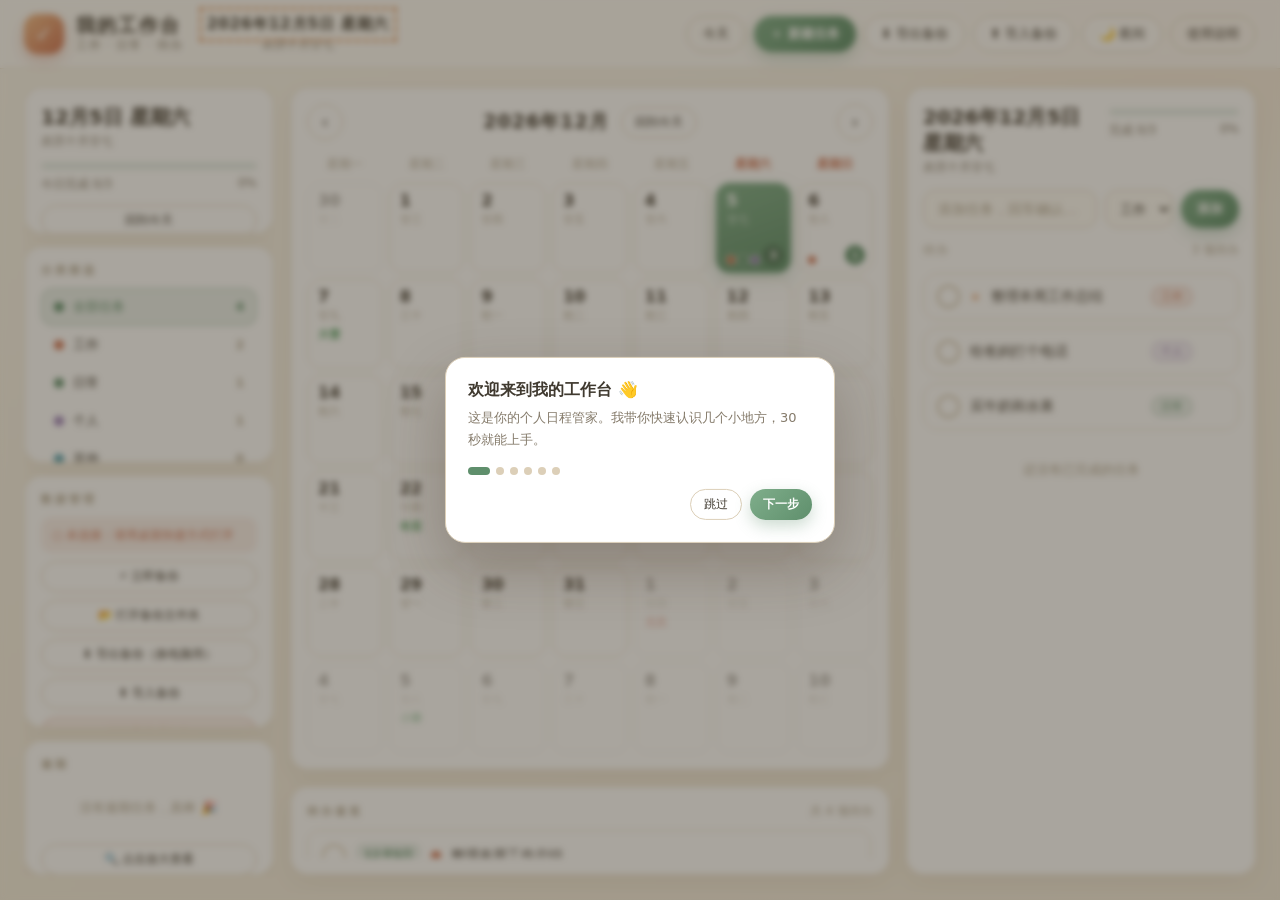
<file: apps/gzt/index.html>
<!DOCTYPE html>
<html lang="zh-CN">
<head>
<meta charset="UTF-8">
<meta name="viewport" content="width=device-width, initial-scale=1.0">
<meta name="theme-color" content="#5f8f6c">
<title>我的工作台 · 工作 / 日常 / 待办</title>
<link rel="icon" href="data:image/svg+xml,%3Csvg xmlns='http://www.w3.org/2000/svg' viewBox='0 0 64 64'%3E%3Crect width='64' height='64' rx='16' fill='%23e8a878'/%3E%3Cpath d='M18 33l10 10 18-22' stroke='%23fff' stroke-width='7' fill='none' stroke-linecap='round' stroke-linejoin='round'/%3E%3C/svg%3E">
<style>
:root {
  --bg1:#faf6ec; --bg2:#f3ecdd;
  --card:#ffffff; --card2:rgba(255,255,255,.75);
  --line:#e9e0cf; --line2:#dccfb8;
  --text:#403a30; --text2:#857b6b; --text3:#b3a893;
  --accent:#5f8f6c; --accent2:#7fae8b; --accent-soft:rgba(95,143,108,.13);
  --peach:#e8a878; --terra:#cf7455; --butter:#f2d9a0;
  --input-bg:#fffdf8; --input-border:#e0d5c0;
  --strike:rgba(64,58,48,.5);
  --shadow:0 8px 24px rgba(130,105,65,.08);
  --nav-bg:rgba(255,255,255,.62);
  --scroller:rgba(140,120,90,.28);
  color-scheme:light;
}
body.dark {
  --bg1:#1a2921; --bg2:#132019;
  --card:rgba(255,255,255,.07); --card2:rgba(255,255,255,.09);
  --line:rgba(255,255,255,.10); --line2:rgba(255,255,255,.17);
  --text:#ece7db; --text2:rgba(236,231,219,.72); --text3:rgba(236,231,219,.48);
  --accent:#9cc6a4; --accent2:#b7d9bd; --accent-soft:rgba(156,198,164,.16);
  --peach:#e9b384; --terra:#e29575; --butter:#d9bd83;
  --input-bg:rgba(255,255,255,.08); --input-border:rgba(255,255,255,.18);
  --strike:rgba(236,231,219,.65);
  --shadow:0 12px 32px rgba(0,0,0,.35);
  --nav-bg:rgba(0,0,0,.20);
  --scroller:rgba(255,255,255,.18);
  color-scheme:dark;
}
* { margin:0; padding:0; box-sizing:border-box; }
html,body { height:100%; }
body {
  font-family:"Microsoft YaHei","PingFang SC","Segoe UI",system-ui,sans-serif;
  color:var(--text);
  background:
    radial-gradient(700px 480px at 92% -8%, rgba(232,168,120,.18), transparent 60%),
    linear-gradient(165deg, var(--bg1) 0%, var(--bg2) 100%);
  background-attachment:fixed;
  min-height:100vh;
  transition:background .4s, color .4s;
}
::-webkit-scrollbar { width:8px; height:8px; }
::-webkit-scrollbar-thumb { background:var(--scroller); border-radius:8px; }
::-webkit-scrollbar-track { background:transparent; }
button { font-family:inherit; }

.topbar {
  display:flex; align-items:center; gap:16px; flex-wrap:wrap;
  padding:14px 24px;
  border-bottom:1px solid var(--line);
  background:var(--nav-bg);
  backdrop-filter:blur(12px);
  position:sticky; top:0; z-index:30;
}
.brand { display:flex; align-items:center; gap:12px; }
.logo {
  width:40px; height:40px; border-radius:14px; flex:none;
  background:linear-gradient(135deg,#f0bc8a,#cf7455);
  color:#fff; font-weight:800; font-size:20px;
  display:grid; place-items:center;
  box-shadow:0 6px 14px rgba(207,116,85,.32);
}
.brand h1 { font-size:19px; letter-spacing:2px; line-height:1.2; color:var(--text); }
.brand p { font-size:12px; color:var(--text2); letter-spacing:1px; }
.todayline { text-align:center; padding:0 8px; }
.todayline strong { font-size:15px; display:block; letter-spacing:1px; color:var(--text); }
.todayline span { font-size:12px; color:var(--text2); display:block; margin-top:2px; }
.actions { margin-left:auto; display:flex; gap:8px; flex-wrap:wrap; justify-content:flex-end; }

.btn {
  border:1px solid var(--line2);
  background:rgba(255,255,255,.55);
  color:var(--text); border-radius:999px; padding:8px 16px;
  font-size:13px; cursor:pointer; transition:.18s; white-space:nowrap;
}
body.dark .btn { background:rgba(255,255,255,.07); }
.btn:hover { background:rgba(255,255,255,.85); border-color:var(--accent); color:var(--accent); }
body.dark .btn:hover { background:rgba(255,255,255,.12); color:#fff; }
.btn:active { transform:translateY(1px); }
.btn.primary {
  background:linear-gradient(135deg,var(--accent2),var(--accent));
  color:#fff; border:none; font-weight:600;
  box-shadow:0 6px 16px rgba(95,143,108,.32);
}
.btn.primary:hover { background:linear-gradient(135deg,#8fbc9b,#6ea17b); color:#fff; }
.btn.ghost { background:transparent; }
.btn.ghost:hover { background:rgba(255,255,255,.5); }
body.dark .btn.ghost:hover { background:rgba(255,255,255,.09); }
.btn.danger { background:rgba(207,116,85,.10); border-color:rgba(207,116,85,.38); color:var(--terra); }
.btn.danger:hover { background:rgba(207,116,85,.18); color:var(--terra); }
.btn.sm { padding:6px 13px; font-size:12px; }

.layout {
  display:grid; grid-template-columns:250px minmax(0,1fr) 350px;
  gap:16px; padding:18px 24px;
  height:calc(100vh - 76px); overflow:hidden;
}
.card {
  background:var(--card);
  border:1px solid var(--line);
  border-radius:18px; padding:16px;
  box-shadow:var(--shadow);
  overflow:auto;
}
.sidebar { display:flex; flex-direction:column; gap:12px; overflow-y:auto; }
h3 {
  font-size:11px; letter-spacing:3px; color:var(--text3);
  font-weight:600; margin-bottom:10px;
}
.today-card .big { font-size:20px; font-weight:800; line-height:1.3; color:var(--text); }
.today-card .sub { font-size:12px; color:var(--text2); margin:3px 0 12px; }
.bar { height:8px; border-radius:6px; background:rgba(95,143,108,.14); overflow:hidden; }
body.dark .bar { background:rgba(255,255,255,.12); }
.bar i { display:block; height:100%; width:0; border-radius:6px;
  background:linear-gradient(90deg,#7fae8b,#b5d9bb); transition:width .45s ease; }
.progress-line { display:flex; justify-content:space-between; font-size:12px;
  color:var(--text2); margin-top:6px; }
.today-card .btn { width:100%; margin-top:12px; }

.cat { display:flex; align-items:center; gap:9px; padding:9px 12px;
  border-radius:12px; cursor:pointer; font-size:13px; transition:.15s;
  border:1px solid transparent; }
.cat:hover { background:rgba(95,143,108,.07); }
.cat.active { background:var(--accent-soft); border-color:rgba(95,143,108,.35); color:var(--accent); }
.cat .dot { width:10px; height:10px; border-radius:50%; flex:none; }
.cat b { margin-left:auto; color:var(--text3); font-weight:600; font-size:12px; }
.cat.active b { color:var(--accent); }

.cal-col { display:flex; flex-direction:column; gap:16px; min-width:0; min-height:0; }
.calendar-wrap { flex:0 0 auto; }
.quick-panel { flex:1 1 auto; min-height:0; display:flex; flex-direction:column; }
.quick-panel .quick-head { display:flex; align-items:baseline; justify-content:space-between;
  margin-bottom:10px; }
.quick-panel .quick-head h3 { margin-bottom:0; }
.quick-panel .quick-head span { font-size:12px; color:var(--text3); }
.overdue-card { cursor:pointer; }
.overdue-card .quick-head { transition:color .15s; }
.overdue-card:hover .quick-head h3 { color:var(--accent); }
.big-list { max-height:60vh; }
.big-list .quick { font-size:15px; padding:14px 16px; }
.big-list .quick .check { width:26px; height:26px; }
.big-list .quick .d { min-width:66px; font-size:13px; padding:5px 10px; }
.big-list .quick .t { font-size:15px; }
.big-list .quick .qdot { width:11px; height:11px; }
.quick-list { overflow-y:auto; display:flex; flex-direction:column; gap:8px;
  padding-right:2px; min-height:0; }
.quick { display:flex; gap:10px; align-items:center; padding:12px 14px;
  border-radius:12px; font-size:14px; cursor:pointer; transition:.15s;
  background:var(--card2); border:1px solid var(--line); }
.quick:hover { border-color:var(--accent2); box-shadow:var(--shadow); transform:translateY(-1px); }
.quick .d { min-width:56px; text-align:center; padding:4px 8px; border-radius:8px;
  background:var(--accent-soft); color:var(--accent); font-weight:600;
  font-size:12px; white-space:nowrap; flex:none; }
.quick .d.over { background:rgba(207,116,85,.12); color:var(--terra); }
.quick .qdot { width:10px; height:10px; border-radius:50%; flex:none; }
.quick .t { overflow:hidden; text-overflow:ellipsis; white-space:nowrap;
  color:var(--text); flex:1; position:relative; }
.quick.od { border-left:3px solid var(--terra); }
.overdue-count { color:var(--terra); font-size:12px; }
.quick .check { width:24px; height:24px; border-radius:50%; flex:none;
  border:2px solid var(--line2); display:grid; place-items:center;
  font-size:13px; color:transparent; transition:.2s; cursor:pointer;
  background:rgba(255,255,255,.4); }
body.dark .quick .check { border-color:rgba(255,255,255,.5); background:transparent; }
.quick:hover .check { border-color:var(--accent); }
.quick.q-done { opacity:.55; }
.quick.q-done .check { background:var(--accent); border-color:var(--accent); color:#fff; }
.quick.q-done .t::after { content:''; position:absolute; left:0; top:52%; height:2px; width:100%;
  background:var(--strike); transform:scaleX(0); transform-origin:left;
  border-radius:2px; pointer-events:none; animation:strike .38s forwards; }
.empty { color:var(--text3); font-size:13px; text-align:center; padding:16px 4px; line-height:1.6; }
.stack { display:flex; flex-direction:column; gap:8px; }

.cal-head { display:flex; align-items:center; justify-content:space-between; margin-bottom:12px; }
.cal-title { display:flex; align-items:center; gap:12px; }
.cal-title strong { font-size:19px; letter-spacing:1px; color:var(--text); }
.cal-head .nav { width:36px; height:36px; border-radius:50%; font-size:17px;
  display:grid; place-items:center; padding:0; }
.cal-weekdays { display:grid; grid-template-columns:repeat(7,1fr); gap:6px; margin-bottom:6px; }
.cal-weekdays span { text-align:center; font-size:12px; color:var(--text3); padding:4px 0; }
.cal-weekdays span.wk { color:var(--terra); font-weight:600; }
.cal-grid { display:grid; grid-template-columns:repeat(7,1fr); gap:6px; }
.cell {
  min-height:90px; border-radius:14px; padding:8px 10px;
  background:rgba(255,255,255,.58);
  border:1px solid var(--line);
  cursor:pointer; position:relative; transition:.18s;
  display:flex; flex-direction:column; overflow:hidden;
}
body.dark .cell { background:rgba(255,255,255,.045); }
.cell:hover { border-color:var(--accent2); box-shadow:var(--shadow); transform:translateY(-1px); }
.cell.other { opacity:.42; }
.cell.today { border-color:var(--peach);
  box-shadow:inset 0 0 0 1px rgba(232,168,120,.4), 0 4px 14px rgba(232,168,120,.18); }
.cell.selected { background:linear-gradient(160deg,var(--accent2),var(--accent));
  border-color:transparent; box-shadow:0 8px 20px rgba(95,143,108,.28); }
.cell.selected:hover { transform:none; }
.cell .num { font-size:16px; font-weight:700; line-height:1.15; color:var(--text); }
.cell.selected .num { color:#fff; }
.cell .lunar { font-size:11px; color:var(--text3); margin-top:2px; }
.cell.selected .lunar { color:rgba(255,255,255,.78); }
.cell .tag { font-size:11px; margin-top:5px; font-weight:600; line-height:1.2; }
.cell.selected .tag { color:rgba(255,255,255,.92); }
.cell .tag.h { color:#d96f5a; }
.cell .tag.t { color:#4f9d5f; }
.cell .tag.f { color:#8f6fc0; }
.cell .dots { display:flex; gap:4px; margin-top:auto; padding-top:6px; }
.cell .dots i { width:8px; height:8px; border-radius:50%; flex:none; }
.cell.selected .dots i { outline:1px solid rgba(255,255,255,.6); outline-offset:1px; }
.cell .badge {
  position:absolute; right:7px; bottom:7px; min-width:20px; height:20px; padding:0 6px;
  border-radius:10px; background:var(--accent); color:#fff;
  font-size:11px; font-weight:600; display:grid; place-items:center;
}
.cell.selected .badge { background:rgba(0,0,0,.22); }

.detail { display:flex; flex-direction:column; gap:14px; }
.detail-head { display:flex; justify-content:space-between; align-items:flex-start; gap:12px; }
.detail-head h2 { font-size:20px; line-height:1.3; color:var(--text); }
.detail-head .sub { font-size:12px; color:var(--text2); margin-top:3px; }
.progress-box { width:130px; flex:none; padding-top:4px; }
.addform { display:flex; gap:8px; }
.addform input {
  flex:1; min-width:0;
  background:var(--input-bg); border:1px solid var(--input-border);
  border-radius:12px; padding:10px 14px; color:var(--text); font-size:14px; outline:none;
  transition:border-color .18s, box-shadow .18s;
}
.addform input:focus { border-color:var(--accent); box-shadow:0 0 0 3px var(--accent-soft); }
.addform input::placeholder { color:var(--text3); }
.addform select {
  background:var(--input-bg); color:var(--text);
  border:1px solid var(--input-border); border-radius:12px;
  padding:0 10px; font-size:13px; outline:none; cursor:pointer;
}
.addform select:focus { border-color:var(--accent); }
.list-head { display:flex; justify-content:space-between; align-items:center;
  font-size:12px; color:var(--text3); letter-spacing:1px; }
.list-head span:last-child { letter-spacing:0; }
.tasklist { list-style:none; display:flex; flex-direction:column; gap:8px; }
.task {
  display:flex; align-items:center; gap:10px; padding:11px 13px;
  border-radius:14px; background:var(--card2);
  border:1px solid var(--line); transition:.18s;
  animation:pop .25s ease;
}
.task:hover { box-shadow:var(--shadow); transform:translateY(-1px); border-color:var(--line2); }
.task .check {
  width:23px; height:23px; border-radius:50%; flex:none;
  border:2px solid #cfc3ab;
  display:grid; place-items:center; font-size:12px; color:transparent;
  transition:.2s; cursor:pointer; background:rgba(255,255,255,.4);
}
body.dark .task .check { border-color:rgba(255,255,255,.5); background:transparent; }
.task:hover .check { border-color:var(--accent); }
.task .star { color:var(--peach); font-size:12px; flex:none; }
.task .txt { flex:1; font-size:14px; line-height:1.45; position:relative; word-break:break-all; color:var(--text); }
.task .txt::after {
  content:''; position:absolute; left:0; top:52%; height:2px; width:100%;
  background:var(--strike); transform:scaleX(0); transform-origin:left;
  border-radius:2px; pointer-events:none;
}
.task .chip { font-size:11px; padding:2px 9px; border-radius:20px; flex:none; }
.task .del {
  border:none; background:none; color:var(--text3); font-size:14px;
  cursor:pointer; padding:2px 5px; border-radius:6px; opacity:0; transition:.15s;
}
.task:hover .del { opacity:1; }
.task .del:hover { color:var(--terra); background:rgba(207,116,85,.10); }
.task.done { opacity:.55; }
.task.done .check { background:var(--accent); border-color:var(--accent); color:#fff; }
.task.done .txt::after { animation:strike .38s forwards; }
.task.done .chip { opacity:.7; }
@keyframes strike { to { transform:scaleX(1); } }
@keyframes pop { from { opacity:0; transform:translateY(6px); } to { opacity:1; transform:none; } }

.done-head { display:flex; align-items:center; gap:8px; font-size:12px;
  color:var(--text3); margin-top:4px; }
.done-head button { border:none; background:rgba(95,143,108,.10); color:var(--accent);
  font-size:11px; padding:3px 11px; border-radius:8px; cursor:pointer; }
.done-head button:hover { background:var(--accent-soft); }
.hidden { display:none !important; }

.modal { position:fixed; inset:0; background:rgba(90,70,40,.30);
  backdrop-filter:blur(6px); display:none; place-items:center; z-index:50; padding:20px; }
body.dark .modal { background:rgba(0,0,0,.45); }
.modal.open { display:grid; }
.modal-card {
  width:min(430px,100%);
  background:linear-gradient(165deg,#fffdf7,#f3ead9);
  border:1px solid var(--line2); border-radius:22px; padding:22px;
  box-shadow:0 24px 60px rgba(90,70,40,.22);
  animation:pop .22s ease;
}
body.dark .modal-card { background:linear-gradient(165deg,#20352b,#182a21); box-shadow:0 24px 60px rgba(0,0,0,.5); }
.modal-card h2 { font-size:17px; margin-bottom:4px; color:var(--text); }
.modal-card .hint { font-size:12px; color:var(--text2); margin-bottom:14px; }
.modal-card label { display:block; font-size:12px; color:var(--text2); margin:12px 0 6px; }
.modal-card input[type=text], .modal-card input[type=date], .modal-card select {
  width:100%; background:var(--input-bg); border:1px solid var(--input-border);
  border-radius:12px; padding:9px 12px; color:var(--text); font-size:14px; outline:none;
}
.modal-card input[type=text]:focus, .modal-card input[type=date]:focus { border-color:var(--accent); box-shadow:0 0 0 3px var(--accent-soft); }
.modal-card .row { display:flex; gap:10px; }
.modal-card .row > div { flex:1; }
.checkline { display:flex; align-items:center; gap:8px; margin-top:12px; font-size:13px; cursor:pointer; color:var(--text); }
.checkline input { width:16px; height:16px; accent-color:var(--accent); cursor:pointer; }
.modal-actions { display:flex; gap:8px; justify-content:flex-end; margin-top:20px; }
.help-rows { display:flex; flex-direction:column; gap:13px; }
.help-rows .step { font-size:13px; line-height:1.7; color:var(--text); }
.help-rows .step b { color:var(--accent); }
.help-rows .step small { display:block; color:var(--text3); }

#toast {
  position:fixed; left:50%; bottom:28px; z-index:70;
  transform:translateX(-50%) translateY(16px); opacity:0;
  background:#403a2e; color:#fff; border:1px solid rgba(255,255,255,.14);
  padding:10px 18px; border-radius:12px; font-size:13px;
  box-shadow:0 10px 30px rgba(0,0,0,.25); transition:.25s; pointer-events:none;
  max-width:80vw;
}
#toast.show { opacity:1; transform:translateX(-50%); }

/* 备份状态 */
.bk-status { font-size:12px; padding:9px 11px; border-radius:10px;
  background:var(--accent-soft); color:var(--accent);
  display:flex; align-items:center; gap:6px; line-height:1.5; }
.bk-status.off { background:rgba(207,116,85,.10); color:var(--terra); }
.bk-paths { font-size:11px; color:var(--text3); line-height:1.7; margin-top:8px;
  white-space:pre-line; word-break:break-all; }

/* 新手指导 */
.tour-mask { position:fixed; inset:0; background:rgba(52,42,26,.42);
  backdrop-filter:blur(3px); z-index:80; }
.tour-card { position:fixed; left:50%; top:50%; transform:translate(-50%,-50%);
  z-index:90; width:min(390px,calc(100vw - 40px));
  background:var(--card); border:1px solid var(--line2); border-radius:20px;
  box-shadow:0 24px 60px rgba(60,40,20,.28); padding:22px;
  animation:pop .22s ease; }
body.dark .tour-card { background:#20352b; }
.tour-card .t-title { font-size:16px; font-weight:800; color:var(--text); margin-bottom:6px; }
.tour-card .t-text { font-size:13px; line-height:1.7; color:var(--text2); }
.tour-dots { display:flex; gap:6px; margin:16px 0 14px; }
.tour-dots i { width:8px; height:8px; border-radius:50%; background:var(--line2); transition:.2s; }
.tour-dots i.on { background:var(--accent); width:22px; border-radius:4px; }
.tour-actions { display:flex; gap:8px; justify-content:flex-end; }
.tour-highlight { outline:3px dashed var(--peach) !important; outline-offset:5px;
  position:relative; z-index:85; }

@media (max-width:1200px) {
  .layout { grid-template-columns:220px 1fr; height:auto; }
  .detail { grid-column:1 / -1; }
}
@media (max-width:760px) {
  .topbar { padding:12px 14px; }
  .todayline { display:none; }
  .layout { grid-template-columns:1fr; padding:12px 14px; }
  .cell { min-height:62px; padding:6px 7px; }
  .cell .num { font-size:15px; }
  .cell .tag { font-size:10px; }
  .addform { flex-wrap:wrap; }
  .addform input { flex:1 1 100%; }
}
</style>
</head>
<body>

<header class="topbar">
  <div class="brand">
    <div class="logo">✓</div>
    <div>
      <h1>我的工作台</h1>
      <p>工作 · 日常 · 待办</p>
    </div>
  </div>
  <div class="todayline">
    <strong id="todayMain"></strong>
    <span id="todayLunar"></span>
  </div>
  <div class="actions">
    <button class="btn ghost" id="btnToday">今天</button>
    <button class="btn primary" id="btnAdd">＋ 新建任务</button>
    <button class="btn" id="btnExport">⬇ 导出备份</button>
    <button class="btn" id="btnImport">⬆ 导入备份</button>
    <button class="btn" id="btnTheme">🌙 夜间</button>
    <button class="btn ghost" id="btnHelp" title="使用说明">使用说明</button>
    <input type="file" id="fileImport" accept=".json,application/json" hidden>
  </div>
</header>

<main class="layout">
  <aside class="sidebar">
    <section class="card today-card">
      <div class="big" id="sideDate"></div>
      <div class="sub" id="sideLunar"></div>
      <div class="bar"><i id="sideBar"></i></div>
      <div class="progress-line"><span id="sideProg"></span><span id="sidePct"></span></div>
      <button class="btn ghost sm" id="btnGoToday">回到今天</button>
    </section>
    <section class="card">
      <h3>分类筛选</h3>
      <div id="catList"></div>
    </section>
    <section class="card">
      <h3>数据管理</h3>
      <div id="bkStatus" class="bk-status off">○ 正在检测备份服务…</div>
      <div id="bkPaths" class="bk-paths"></div>
      <div class="stack">
        <button class="btn sm" id="btnBackupNow">⚡ 立即备份</button>
        <button class="btn sm" id="btnOpenBackup">📂 打开备份文件夹</button>
        <button class="btn sm" id="btnExport2">⬇ 导出备份（换电脑用）</button>
        <button class="btn sm" id="btnImport2">⬆ 导入备份</button>
        <button class="btn sm danger" id="btnClearDone">清除已完成任务</button>
      </div>
    </section>
    <section class="card overdue-card" id="overdueCard">
      <div class="quick-head">
        <h3>逾期</h3>
        <span id="overdueCount" class="overdue-count"></span>
      </div>
      <div id="overdueList" class="quick-list"></div>
      <button class="btn ghost sm" id="btnOverdueZoom" style="width:100%;margin-top:10px">🔍 点击放大查看</button>
    </section>
  </aside>

  <div class="cal-col">
    <section class="card calendar-wrap">
      <div class="cal-head">
        <button class="btn nav" id="calPrev">‹</button>
        <div class="cal-title">
          <strong id="calTitle"></strong>
          <button class="btn ghost sm" id="btnGoToday2">回到今天</button>
        </div>
        <button class="btn nav" id="calNext">›</button>
      </div>
      <div class="cal-weekdays">
        <span>星期一</span><span>星期二</span><span>星期三</span><span>星期四</span>
        <span>星期五</span><span class="wk">星期六</span><span class="wk">星期日</span>
      </div>
      <div class="cal-grid" id="calGrid"></div>
    </section>
    <section class="card quick-panel">
      <div class="quick-head">
        <h3>待办速览</h3>
        <span id="quickCount"></span>
      </div>
      <div id="quickList" class="quick-list"></div>
    </section>
  </div>

  <section class="card detail">
    <div class="detail-head">
      <div>
        <h2 id="detailDate"></h2>
        <div class="sub" id="detailLunar"></div>
      </div>
      <div class="progress-box">
        <div class="bar"><i id="detailBar"></i></div>
        <div class="progress-line"><span id="detailProg"></span><span id="detailPct"></span></div>
      </div>
    </div>
    <form class="addform" id="addForm">
      <input id="taskInput" maxlength="80" placeholder="添加任务，回车确认…" autocomplete="off">
      <select id="taskCat">
        <option value="work">工作</option>
        <option value="daily">日常</option>
        <option value="personal">个人</option>
        <option value="other">其他</option>
      </select>
      <button class="btn primary" type="submit">添加</button>
    </form>
    <div class="list-head"><span>待办</span><span id="openCount"></span></div>
    <ul class="tasklist" id="openList"></ul>
    <div class="done-head" id="doneHead">
      <span>已完成</span><span id="doneCount"></span>
      <button id="doneToggle">收起</button>
    </div>
    <ul class="tasklist" id="doneList"></ul>
  </section>
</main>

<div class="modal" id="modalAdd">
  <div class="modal-card">
    <h2>新建任务</h2>
    <div class="hint">选择日期与分类，快速记下一件事</div>
    <label>任务内容</label>
    <input type="text" id="mAddText" maxlength="80" placeholder="要做什么？">
    <div class="row">
      <div>
        <label>日期</label>
        <input type="date" id="mAddDate">
      </div>
      <div>
        <label>分类</label>
        <select id="mAddCat">
          <option value="work">工作</option>
          <option value="daily">日常</option>
          <option value="personal">个人</option>
          <option value="other">其他</option>
        </select>
      </div>
    </div>
    <label class="checkline"><input type="checkbox" id="mAddStar"> 标记为重要</label>
    <div class="modal-actions">
      <button class="btn ghost" data-close>取消</button>
      <button class="btn primary" id="mAddSave">保存</button>
    </div>
  </div>
</div>

<div class="modal" id="modalEdit">
  <div class="modal-card">
    <h2>编辑任务</h2>
    <div class="hint">修改内容、日期或分类</div>
    <label>任务内容</label>
    <input type="text" id="mEditText" maxlength="80">
    <div class="row">
      <div>
        <label>日期</label>
        <input type="date" id="mEditDate">
      </div>
      <div>
        <label>分类</label>
        <select id="mEditCat">
          <option value="work">工作</option>
          <option value="daily">日常</option>
          <option value="personal">个人</option>
          <option value="other">其他</option>
        </select>
      </div>
    </div>
    <label class="checkline"><input type="checkbox" id="mEditStar"> 标记为重要</label>
    <div class="modal-actions">
      <button class="btn danger" id="mEditDel">删除</button>
      <button class="btn ghost" data-close>取消</button>
      <button class="btn primary" id="mEditSave">保存</button>
    </div>
  </div>
</div>

<div class="modal" id="modalHelp">
  <div class="modal-card" style="width:min(520px,100%)">
    <h2>使用说明</h2>
    <div class="hint">我的工作台 · 工作 / 日常 / 待办</div>
    <div class="help-rows">
      <div class="step"><b>1. 添加任务</b><br>点右上角「＋ 新建任务」，或直接在右侧输入框输入后按回车。</div>
      <div class="step"><b>2. 完成划掉</b><br>做完后点任务左侧的圆圈，文字会自动划掉并计入完成数。</div>
      <div class="step"><b>3. 按日期安排</b><br>点日历上的任意一天，右侧就显示当天的待办；日历格子的数字是当天未完成数，✓ 表示当天全部完成。</div>
      <div class="step"><b>4. 夜间模式</b><br>点右上角「🌙 夜间」可切换护眼的深色界面，夜晚使用更舒服，选择会自动记住。</div>
      <div class="step"><b>5. 所有数据都在一个 D 盘文件夹</b><br>应用和备份全部集中在 D:\我的工作台APP：任务数据存在里面的「备份」文件夹。左侧「数据管理」能看到位置，点「📂 打开备份文件夹」直接找到；把整个文件夹加入网盘自动备份，就同步到云端。</div>
      <div class="step"><b>6. 让备份出现在网盘里</b><br>打开网盘客户端（百度网盘等）的「备份 / 自动备份」功能，把整个「我的工作台APP」文件夹添加进去并开启实时备份，云端就会出现这个文件夹，每次改动自动上传。</div>
      <div class="step"><b>7. 换电脑 / 搬家</b><br>新电脑登录网盘，下载「我的工作台APP」文件夹，双击「启动我的工作台」即可；首次打开会自动恢复最近一次备份的数据。</div>
      <div class="step"><b>8. 开机全自动</b><br>安装时已设置：开机自动打开本应用和百度网盘客户端，数据改动全自动备份到 D 盘和云端，无需手动操作。想取消就删除开机启动文件夹里的「我的工作台」「百度网盘」快捷方式。</div>
      <div class="step"><b>7. 安装成 APP</b><br>双击安装文件夹里的「安装到桌面.vbs」，桌面就会出现「我的工作台」图标，双击它就像打开普通软件一样。</div>
    </div>
    <div class="modal-actions">
      <button class="btn ghost" id="btnReplayTour">重新播放导览</button>
      <button class="btn primary" data-close>知道了</button>
    </div>
  </div>
</div>

<div class="modal" id="modalOverdue">
  <div class="modal-card" style="width:min(580px,100%)">
    <div class="quick-head" style="margin-bottom:12px">
      <h3 style="margin:0">逾期任务</h3>
      <span id="overdueCountBig" class="overdue-count"></span>
    </div>
    <div id="overdueListBig" class="quick-list big-list"></div>
    <div class="modal-actions">
      <button class="btn primary" data-close>知道了</button>
    </div>
  </div>
</div>

<div class="tour-mask hidden" id="tourMask"></div>
<div class="tour-card hidden" id="tourCard">
  <div class="t-title" id="tourTitle"></div>
  <div class="t-text" id="tourText"></div>
  <div class="tour-dots" id="tourDots"></div>
  <div class="tour-actions">
    <button class="btn ghost sm" id="tourSkip">跳过</button>
    <button class="btn ghost sm" id="tourPrev">上一步</button>
    <button class="btn primary sm" id="tourNext">下一步</button>
  </div>
</div>

<div id="toast"></div>

<script>
/* ========== 基础工具 ========== */
const $ = s => document.querySelector(s);
const CATS = {
  work:     { name:'工作', color:'#cf7455' },
  daily:    { name:'日常', color:'#5f8f6c' },
  personal: { name:'个人', color:'#9a7fb8' },
  other:    { name:'其他', color:'#4f9dad' }
};
const KEY = 'myWorkspace.v1';
const THEME_KEY = 'myWorkspace.theme';
const SERVER = 'http://127.0.0.1:48732';
const WEEK = ['星期日','星期一','星期二','星期三','星期四','星期五','星期六'];

function pad(n){ return String(n).padStart(2,'0'); }
function todayStr(){
  const d = new Date();
  return d.getFullYear() + '-' + pad(d.getMonth()+1) + '-' + pad(d.getDate());
}
function parseYmd(s){ const a = s.split('-').map(Number); return new Date(a[0], a[1]-1, a[2]); }
function addDays(s, n){ const d = parseYmd(s); d.setDate(d.getDate()+n);
  return d.getFullYear() + '-' + pad(d.getMonth()+1) + '-' + pad(d.getDate()); }
function fmtCn(s){ const d = parseYmd(s);
  return d.getFullYear() + '年' + (d.getMonth()+1) + '月' + d.getDate() + '日 ' + WEEK[d.getDay()]; }
function fmtShort(s){ const a = s.split('-'); return (+a[1]) + '月' + (+a[2]) + '日'; }
function uid(){ return Date.now().toString(36) + Math.random().toString(36).slice(2,7); }
function esc(s){ return String(s).replace(/&/g,'&amp;').replace(/</g,'&lt;').replace(/>/g,'&gt;').replace(/"/g,'&quot;'); }

/* ========== 农历 ========== */
const CN_NUM = ['','一','二','三','四','五','六','七','八','九','十'];
const LUNAR_MONTHS = ['正月','二月','三月','四月','五月','六月','七月','八月','九月','十月','冬月','腊月'];
function chineseDayToInt(s){
  if(/^\d+$/.test(s)) return parseInt(s,10);
  if(s === '初十') return 10;
  if(s === '十') return 10;
  const digit = c => CN_NUM.indexOf(c);
  if(s.startsWith('三十')) return 30;
  if(s.startsWith('廿')) return 20 + digit(s[1]);
  if(s.startsWith('二十')) return 20;
  if(s.startsWith('十')) return 10 + digit(s[1] || '');
  if(s.startsWith('初')) return digit(s[1] || '');
  return digit(s);
}
function lunarParts(d){
  const f = new Intl.DateTimeFormat('zh-CN-u-ca-chinese', { month:'long', day:'numeric' });
  const parts = f.formatToParts(d);
  let month = '', day = 0;
  for(const p of parts){
    if(p.type === 'month') month = p.value;
    if(p.type === 'day') day = chineseDayToInt(p.value);
  }
  return { month, day };
}
function lunarDayCN(n){
  if(n < 1) return '';
  if(n === 10) return '初十';
  if(n < 10) return '初' + CN_NUM[n];
  if(n < 20) return '十' + CN_NUM[n-10];
  if(n === 20) return '二十';
  if(n < 30) return '廿' + CN_NUM[n-20];
  return '三十';
}
function lunarStr(dateStr){ const lp = lunarParts(parseYmd(dateStr));
  return '农历' + lp.month + lunarDayCN(lp.day); }
function lunarDayOnly(dateStr){ return lunarDayCN(lunarParts(parseYmd(dateStr)).day); }
function lunarMonthNum(dateStr){
  const m = lunarParts(parseYmd(dateStr)).month.replace(/^闰/, '');
  const i = LUNAR_MONTHS.indexOf(m);
  return i >= 0 ? i + 1 : 0;
}

/* ========== 节日与节气 ========== */
const TERMS = { '1-5':['小寒'],'1-20':['大寒'],'2-4':['立春'],'2-19':['雨水'],'3-5':['惊蛰'],
  '3-20':['春分'],'4-4':['清明'],'4-20':['谷雨'],'5-5':['立夏'],'5-21':['小满'],'6-5':['芒种'],
  '6-21':['夏至'],'7-7':['小暑'],'7-23':['大暑'],'8-7':['立秋'],'8-23':['处暑'],'9-7':['白露'],
  '9-23':['秋分'],'10-8':['寒露'],'10-23':['霜降'],'11-7':['立冬'],'11-22':['小雪'],'12-7':['大雪'],
  '12-22':['冬至'] };
const FIXED = { '1-1':['元旦'],'2-14':['情人节'],'3-8':['妇女节'],'3-12':['植树节'],
  '5-1':['劳动节'],'5-4':['青年节'],'6-1':['儿童节'],'7-1':['建党节'],'8-1':['建军节'],
  '9-10':['教师节'],'10-1':['国庆节'],'12-24':['平安夜'],'12-25':['圣诞节'] };
const LUNAR_FEST = { '1-1':['春节'],'1-15':['元宵节'],'5-5':['端午节'],'7-7':['七夕'],
  '7-15':['中元节'],'8-15':['中秋节'],'9-9':['重阳节'],'12-8':['腊八节'],'12-23':['小年'] };
function getTag(dateStr){
  const a = dateStr.split('-');
  const md = (+a[1]) + '-' + (+a[2]);
  if(FIXED[md]) return { label:FIXED[md][0], cls:'h' };
  const lm = lunarMonthNum(dateStr), ld = lunarParts(parseYmd(dateStr)).day;
  if(lm && LUNAR_FEST[lm + '-' + ld]) return { label:LUNAR_FEST[lm + '-' + ld][0], cls:'f' };
  if(TERMS[md]) return { label:TERMS[md][0], cls:'t' };
  return null;
}

/* ========== 数据 ========== */
let state;
function load(){
  try{
    const raw = localStorage.getItem(KEY);
    if(raw){
      const d = JSON.parse(raw);
      if(d && Array.isArray(d.tasks)) return { tasks:d.tasks, seeded:!!d.seeded };
    }
  }catch(e){}
  return { tasks:[], seeded:false };
}
function save(){
  try{
    localStorage.setItem(KEY, JSON.stringify({ tasks:state.tasks, seeded:state.seeded }));
  }catch(e){ toast('保存失败：本地存储空间不足'); }
  scheduleBackup();
}
function seedIfNeeded(){
  if(state.seeded) return;
  state.seeded = true;
  const t = todayStr(), t2 = addDays(t,1), now = Date.now();
  state.tasks = [
    { id:uid(), text:'整理本周工作总结', date:t, cat:'work', done:false, star:true,  createdAt:now+1 },
    { id:uid(), text:'给爸妈打个电话',   date:t, cat:'personal', done:false, star:false, createdAt:now+2 },
    { id:uid(), text:'买牛奶和水果',     date:t, cat:'daily', done:false, star:false, createdAt:now+3 },
    { id:uid(), text:'准备明天晨会材料', date:t2, cat:'work', done:false, star:true,  createdAt:now+4 }
  ];
  save();
}

/* ========== 视图状态 ========== */
const now = new Date();
const view = {
  year: now.getFullYear(),
  month: now.getMonth(),
  selected: todayStr(),
  filter: 'all',
  doneOpen: true,
  editingId: null
};

/* ========== 渲染：顶部 ========== */
function renderHeader(){
  const t = todayStr();
  $('#todayMain').textContent = fmtCn(t);
  $('#todayLunar').textContent = lunarStr(t);
}

/* ========== 渲染：侧栏 ========== */
function renderSidebar(){
  const t = todayStr();
  const todayTasks = state.tasks.filter(x => x.date === t);
  const done = todayTasks.filter(x => x.done).length;
  const d = parseYmd(t);
  $('#sideDate').textContent = (d.getMonth()+1) + '月' + d.getDate() + '日 ' + WEEK[d.getDay()];
  $('#sideLunar').textContent = lunarStr(t);
  $('#sideBar').style.width = todayTasks.length ? Math.round(done/todayTasks.length*100) + '%' : '0%';
  $('#sideProg').textContent = todayTasks.length ? '今日完成 ' + done + '/' + todayTasks.length : '今日暂无任务';
  $('#sidePct').textContent = todayTasks.length ? Math.round(done/todayTasks.length*100) + '%' : '';

  const cats = $('#catList');
  cats.innerHTML = '';
  const allCount = state.tasks.filter(x => !x.done).length;
  const mkCat = (key, name, color, count) => {
    const row = document.createElement('div');
    row.className = 'cat' + (view.filter === key ? ' active' : '');
    row.innerHTML = '<span class="dot" style="background:' + color + '"></span><span>' + name + '</span><b>' + count + '</b>';
    row.addEventListener('click', () => { view.filter = key; renderSidebar(); renderDetail(); });
    cats.appendChild(row);
  };
  mkCat('all', '全部任务', 'var(--accent)', allCount);
  for(const k in CATS) mkCat(k, CATS[k].name, CATS[k].color, state.tasks.filter(x => !x.done && x.cat === k).length);

  const quick = $('#quickList');
  const allList = state.tasks.filter(x => !x.done && x.date >= t)
    .sort((a,b) => (a.date === b.date ? a.createdAt - b.createdAt : a.date < b.date ? -1 : 1))
    .slice(0, 12);
  const countEl = $('#quickCount');
  if(countEl) countEl.textContent = allList.length ? '共 ' + allList.length + ' 项待办' : '';
  const list = allList;
  if(!list.length){
    quick.innerHTML = '<div class="empty">今天及以后没有待办 🎉</div>';
  } else {
    quick.innerHTML = '';
    for(const x of list){
      const row = document.createElement('div');
      row.className = 'quick';
      row.dataset.id = x.id;
      const c = CATS[x.cat] || CATS.other;
      row.innerHTML = '<span class="check" data-act="quickdone">✓</span>' +
        '<span class="d">' + fmtShort(x.date) + '</span>' +
        '<span class="qdot" style="background:' + c.color + '"></span>' +
        '<span class="t">' + esc(x.text) + '</span>';
      row.addEventListener('click', e => {
        if(e.target.closest('[data-act="quickdone"]')){ quickComplete(x.id, row); return; }
        selectDate(x.date);
      });
      quick.appendChild(row);
    }
  }

  const overdueAll = state.tasks.filter(x => !x.done && x.date < t)
    .sort((a,b) => (a.date === b.date ? a.createdAt - b.createdAt : a.date < b.date ? -1 : 1));
  const buildOverdue = (el, countEl) => {
    if(!el) return;
    const list = overdueAll.slice(0, 10);
    if(countEl) countEl.textContent = overdueAll.length ? overdueAll.length + ' 项' : '';
    if(!list.length){
      el.innerHTML = '<div class="empty">没有逾期任务，真棒 🎉</div>';
      return;
    }
    el.innerHTML = '';
    for(const x of list){
      const row = document.createElement('div');
      row.className = 'quick od';
      row.dataset.id = x.id;
      const c = CATS[x.cat] || CATS.other;
      row.innerHTML = '<span class="check" data-act="quickdone">✓</span>' +
        '<span class="d over">' + fmtShort(x.date) + '</span>' +
        '<span class="qdot" style="background:' + c.color + '"></span>' +
        '<span class="t">' + esc(x.text) + '</span>';
      row.addEventListener('click', e => {
        if(e.target.closest('[data-act="quickdone"]')){ quickComplete(x.id, row); return; }
        selectDate(x.date);
      });
      el.appendChild(row);
    }
  };
  buildOverdue($('#overdueList'), $('#overdueCount'));
  buildOverdue($('#overdueListBig'), $('#overdueCountBig'));
}

/* ========== 渲染：日历 ========== */
function renderCalendar(){
  const y = view.year, m = view.month;
  $('#calTitle').textContent = y + '年' + (m+1) + '月';
  const first = new Date(y, m, 1);
  const start = new Date(y, m, 1 - ((first.getDay() + 6) % 7));
  const today = todayStr();
  const grid = $('#calGrid');
  grid.innerHTML = '';
  for(let i = 0; i < 42; i++){
    const dd = new Date(start);
    dd.setDate(start.getDate() + i);
    const ds = dd.getFullYear() + '-' + pad(dd.getMonth()+1) + '-' + pad(dd.getDate());
    const cell = document.createElement('div');
    cell.className = 'cell' +
      (dd.getMonth() !== m ? ' other' : '') +
      (ds === today ? ' today' : '') +
      (ds === view.selected ? ' selected' : '');
    const tasks = state.tasks.filter(x => x.date === ds);
    const undone = tasks.filter(x => !x.done).length;
    const tag = getTag(ds);
    let html = '<div class="num">' + dd.getDate() + '</div>' +
      '<div class="lunar">' + lunarDayOnly(ds) + '</div>';
    if(tag) html += '<div class="tag ' + tag.cls + '">' + tag.label + '</div>';
    if(tasks.length){
      const catDots = Object.keys(CATS).filter(k => tasks.some(x => x.cat === k));
      if(catDots.length) html += '<div class="dots">' + catDots.map(k => '<i style="background:' + CATS[k].color + '"></i>').join('') + '</div>';
    }
    if(tasks.length) html += '<div class="badge">' + (undone ? undone : '✓') + '</div>';
    cell.innerHTML = html;
    cell.addEventListener('click', () => selectDate(ds));
    grid.appendChild(cell);
  }
}

/* ========== 渲染：详情 ========== */
function byOpen(a,b){ return (b.star?1:0)-(a.star?1:0) || a.createdAt-b.createdAt; }
function taskHTML(x){
  const c = CATS[x.cat] || CATS.other;
  return '<li class="task' + (x.done ? ' done' : '') + '" data-id="' + x.id + '">' +
    '<span class="check" data-act="toggle">✓</span>' +
    (x.star ? '<span class="star">★</span>' : '') +
    '<span class="txt" data-act="edit">' + esc(x.text) + '</span>' +
    '<span class="chip" style="background:' + c.color + '1f;color:' + c.color + ';border:1px solid ' + c.color + '55">' + c.name + '</span>' +
    '<button class="del" data-act="del" title="删除">✕</button></li>';
}
function renderDetail(){
  const ds = view.selected;
  $('#detailDate').textContent = fmtCn(ds);
  $('#detailLunar').textContent = lunarStr(ds) + (getTag(ds) ? ' · ' + getTag(ds).label : '');
  let tasks = state.tasks.filter(x => x.date === ds);
  if(view.filter !== 'all') tasks = tasks.filter(x => x.cat === view.filter);
  const open = tasks.filter(x => !x.done).sort(byOpen);
  const done = tasks.filter(x => x.done).sort((a,b) => b.createdAt - a.createdAt);
  const total = tasks.length;
  $('#detailBar').style.width = total ? Math.round(done.length/total*100) + '%' : '0%';
  $('#detailProg').textContent = total ? '完成 ' + done.length + '/' + total : '这一天还没有任务';
  $('#detailPct').textContent = total ? Math.round(done.length/total*100) + '%' : '';
  $('#openCount').textContent = open.length + ' 项待办';
  $('#openList').innerHTML = open.length ? open.map(taskHTML).join('') :
    '<li class="empty">' + (view.filter === 'all' ? '这一天没有待办 ☕' : '该分类下暂无任务') + '</li>';
  $('#doneList').innerHTML = done.length ? done.map(taskHTML).join('') :
    '<li class="empty">还没有已完成的任务</li>';
  $('#doneCount').textContent = done.length + ' 项';
  $('#doneHead').classList.toggle('hidden', done.length === 0);
  $('#doneToggle').textContent = view.doneOpen ? '收起' : '展开';
  $('#doneList').classList.toggle('hidden', !view.doneOpen);
}

/* ========== 渲染入口 ========== */
function renderAll(){
  renderHeader();
  renderSidebar();
  renderCalendar();
  renderDetail();
}
function selectDate(ds){
  view.selected = ds;
  const d = parseYmd(ds);
  view.year = d.getFullYear();
  view.month = d.getMonth();
  renderAll();
}
function changeMonth(delta){
  view.month += delta;
  if(view.month < 0){ view.month = 11; view.year--; }
  if(view.month > 11){ view.month = 0; view.year++; }
  renderCalendar();
}

/* ========== 操作 ========== */
function addTask(text, date, cat, star){
  state.tasks.push({
    id: uid(), text: text.trim(), date: date, cat: cat,
    done: false, star: !!star, createdAt: Date.now()
  });
  save();
}
function toggleTask(id){
  const x = state.tasks.find(t => t.id === id);
  if(!x) return;
  x.done = !x.done;
  save();
  renderAll();
  if(x.done) toast('完成啦，干得漂亮 ✓');
}
function quickComplete(id, row){
  const x = state.tasks.find(t => t.id === id);
  if(!x || x.done) return;
  x.done = true;
  save();
  row.classList.add('q-done');
  toast('完成啦，干得漂亮 ✓');
  setTimeout(() => renderAll(), 650);
}
function deleteTask(id){
  state.tasks = state.tasks.filter(t => t.id !== id);
  save();
  renderAll();
  toast('已删除任务');
}
function clearDone(){
  const n = state.tasks.filter(t => t.done).length;
  if(!n){ toast('当前没有已完成的任务'); return; }
  if(!confirm('将清除 ' + n + ' 条已完成任务，确定吗？')) return;
  state.tasks = state.tasks.filter(t => !t.done);
  save();
  renderAll();
  toast('已清除 ' + n + ' 条已完成任务');
}
function exportBackup(){
  const data = { app:'myWorkspace', version:1, exportedAt:new Date().toISOString(), tasks:state.tasks };
  const blob = new Blob([JSON.stringify(data, null, 2)], { type:'application/json' });
  const a = document.createElement('a');
  a.href = URL.createObjectURL(blob);
  a.download = '我的工作台备份-' + todayStr() + '.json';
  document.body.appendChild(a);
  a.click();
  a.remove();
  setTimeout(() => URL.revokeObjectURL(a.href), 1000);
  toast('备份已导出，请保存好这个文件');
}
function importBackup(file){
  const reader = new FileReader();
  reader.onload = () => {
    try{
      const d = JSON.parse(reader.result);
      if(!d || !Array.isArray(d.tasks)) throw new Error('bad');
      const valid = d.tasks.filter(t => t && t.text && t.date);
      if(!confirm('将用备份文件中的 ' + valid.length + ' 条任务替换当前数据，确定吗？')) return;
      state.tasks = valid.map(t => ({
        id: t.id || uid(), text:String(t.text), date:String(t.date),
        cat: CATS[t.cat] ? t.cat : 'other',
        done: !!t.done, star: !!t.star, createdAt: t.createdAt || Date.now()
      }));
      state.seeded = true;
      save();
      renderAll();
      toast('导入成功！共 ' + valid.length + ' 条任务');
    }catch(e){
      toast('导入失败：文件格式不正确');
    }
  };
  reader.readAsText(file);
}

/* ========== 主题 ========== */
function applyTheme(t){
  document.body.classList.toggle('dark', t === 'dark');
  const b = $('#btnTheme');
  if(b) b.textContent = t === 'dark' ? '☀️ 日间' : '🌙 夜间';
}

/* ========== 本地服务与实时备份 ========== */
let bkConnected = false;
let bkTimer = null;
let lastServerSavedAt = '';

function timeNow(){
  const d = new Date();
  return d.getHours() + ':' + String(d.getMinutes()).padStart(2,'0');
}
function setBackupStatus(text, ok){
  const el = $('#bkStatus');
  if(!el) return;
  el.textContent = (ok ? '● ' : '○ ') + text;
  el.classList.toggle('off', !ok);
}
async function pushBackup(manual){
  if(typeof fetch !== 'function'){ return; }
  const savedAt = new Date().toISOString();
  try{
    const res = await fetch(SERVER + '/api/backup', {
      method:'POST',
      headers:{ 'Content-Type':'application/json' },
      body: JSON.stringify({ tasks:state.tasks, seeded:state.seeded, savedAt:savedAt })
    });
    if(res.ok){
      lastServerSavedAt = savedAt;
      bkConnected = true;
      setBackupStatus('实时备份中 · ' + timeNow(), true);
      loadBackupPaths();
      if(manual) toast('备份已保存 ✓');
    }else{
      bkConnected = false;
      setBackupStatus('备份服务未连接', false);
      if(manual) toast('备份失败，请稍后重试');
    }
  }catch(e){
    bkConnected = false;
    setBackupStatus('未连接：请用桌面快捷方式打开', false);
    if(manual) toast('未连接备份服务');
  }
}
function scheduleBackup(){
  if(typeof fetch !== 'function') return;
  clearTimeout(bkTimer);
  bkTimer = setTimeout(() => pushBackup(false), 500);
}
async function pingBackup(){
  if(typeof fetch !== 'function') return;
  try{
    const res = await fetch(SERVER + '/api/ping');
    if(res.ok){
      bkConnected = true;
      setBackupStatus('实时备份中', true);
      loadBackupPaths();
    }else{
      setBackupStatus('备份服务未连接', false);
    }
  }catch(e){
    setBackupStatus('未连接：请用桌面快捷方式打开', false);
  }
}
async function loadBackupPaths(){
  try{
    const res = await fetch(SERVER + '/api/info');
    if(!res.ok) return;
    const d = await res.json();
    const el = $('#bkPaths');
    if(el && d.backupDir){
      el.textContent = '备份位置：' + d.backupDir + '\n提示：把整个「我的工作台APP」文件夹加入网盘自动备份，数据就会同步到云端。';
    }
  }catch(e){}
}
async function openBackupFolder(){
  if(typeof fetch !== 'function'){ toast('请用桌面快捷方式打开以启用备份'); return; }
  try{
    const res = await fetch(SERVER + '/api/open', { method:'POST' });
    if(res.ok){
      toast('已打开备份文件夹 📂');
    }else{
      toast('打开失败，请稍后重试');
    }
  }catch(e){
    toast('未连接备份服务');
  }
}
async function tryRestoreFromServer(){
  if(typeof fetch !== 'function') return;
  try{
    const res = await fetch(SERVER + '/api/backup/latest');
    if(!res.ok) return;
    const d = await res.json();
    if(d && Array.isArray(d.tasks) && d.tasks.length){
      state.tasks = d.tasks;
      state.seeded = true;
      if(d.savedAt) lastServerSavedAt = d.savedAt;
      try{ localStorage.setItem(KEY, JSON.stringify({ tasks:state.tasks, seeded:true })); }catch(e){}
      return true;
    }
  }catch(e){}
}
async function pollServer(){
  if(typeof fetch !== 'function') return;
  try{
    const res = await fetch(SERVER + '/api/backup/latest');
    if(!res.ok) return;
    const d = await res.json();
    if(d && Array.isArray(d.tasks) && d.tasks.length > 0 && d.savedAt && d.savedAt > lastServerSavedAt){
      state.tasks = d.tasks;
      state.seeded = true;
      lastServerSavedAt = d.savedAt;
      try{ localStorage.setItem(KEY, JSON.stringify({ tasks:state.tasks, seeded:true })); }catch(e){}
      renderAll();
    }
  }catch(e){}
}
async function guardedStartupPush(){
  if(typeof fetch !== 'function'){ return; }
  try{
    const res = await fetch(SERVER + '/api/backup/latest');
    if(res.ok){
      const d = await res.json();
      if(d && Array.isArray(d.tasks) && d.tasks.length > state.tasks.length){
        state.tasks = d.tasks;
        state.seeded = true;
        try{ localStorage.setItem(KEY, JSON.stringify({ tasks:state.tasks, seeded:true })); }catch(e){}
        renderAll();
        return;
      }
    }
  }catch(e){}
  pushBackup(false);
}

/* ========== 新手指导 ========== */
const TOUR_KEY = 'myWorkspace.tourDone';
const TOUR = [
  { sel:'#todayMain', title:'欢迎来到我的工作台 👋', text:'这是你的个人日程管家。我带你快速认识几个小地方，30 秒就能上手。' },
  { sel:'.brand', title:'你的专属工作台', text:'顶部显示今天的日期和农历。你的任务数据都存在 D 盘的「我的工作台APP」文件夹里，可以同步到网盘。' },
  { sel:'#btnAdd', title:'添加任务', text:'点「＋ 新建任务」记录要做的事；也可以在右侧输入框直接输入后按回车，更快。' },
  { sel:'#calGrid', title:'按日期安排', text:'点日历上任意一天，右侧就会显示那天的待办。格子里的数字是未完成数，✓ 表示当天全部完成。' },
  { sel:'#openList', title:'完成就划掉', text:'做完一件事，点它左边的圆圈，文字会自动划掉——这是你的完成仪式。' },
  { sel:'#btnExport2', title:'数据与备份', text:'左侧「数据管理」可以手动导出/导入；用桌面快捷方式打开时，每次改动都会自动保存到 D 盘文件夹的「备份」目录。' }
];
let tourIdx = 0;
let tourOn = false;

function startTour(){
  tourOn = true;
  tourIdx = 0;
  $('#tourMask').classList.remove('hidden');
  $('#tourCard').classList.remove('hidden');
  showTourStep();
}
function showTourStep(){
  const s = TOUR[tourIdx];
  document.querySelectorAll('.tour-highlight').forEach(el => el.classList.remove('tour-highlight'));
  const target = $(s.sel);
  if(target){
    target.classList.add('tour-highlight');
    try{ target.scrollIntoView({ behavior:'smooth', block:'center' }); }catch(e){}
  }
  $('#tourTitle').textContent = s.title;
  $('#tourText').textContent = s.text;
  const dots = $('#tourDots');
  dots.innerHTML = '';
  for(let i = 0; i < TOUR.length; i++){
    const d = document.createElement('i');
    if(i === tourIdx) d.className = 'on';
    dots.appendChild(d);
  }
  $('#tourPrev').classList.toggle('hidden', tourIdx === 0);
  $('#tourNext').textContent = tourIdx === TOUR.length - 1 ? '开始使用' : '下一步';
}
function endTour(){
  tourOn = false;
  document.querySelectorAll('.tour-highlight').forEach(el => el.classList.remove('tour-highlight'));
  $('#tourMask').classList.add('hidden');
  $('#tourCard').classList.add('hidden');
  try{ localStorage.setItem(TOUR_KEY, '1'); }catch(e){}
}

/* ========== 弹窗与提示 ========== */
function openModal(id){ document.getElementById(id).classList.add('open'); }
function closeModal(id){ document.getElementById(id).classList.remove('open'); }
let toastTimer = null;
function toast(msg){
  const el = $('#toast');
  el.textContent = msg;
  el.classList.add('show');
  clearTimeout(toastTimer);
  toastTimer = setTimeout(() => el.classList.remove('show'), 2200);
}
function openAddModal(){
  $('#mAddText').value = '';
  $('#mAddDate').value = view.selected;
  $('#mAddCat').value = view.filter !== 'all' ? view.filter : 'work';
  $('#mAddStar').checked = false;
  openModal('modalAdd');
  setTimeout(() => $('#mAddText').focus(), 50);
}
function openEditModal(id){
  const x = state.tasks.find(t => t.id === id);
  if(!x) return;
  view.editingId = id;
  $('#mEditText').value = x.text;
  $('#mEditDate').value = x.date;
  $('#mEditCat').value = x.cat;
  $('#mEditStar').checked = !!x.star;
  openModal('modalEdit');
  setTimeout(() => $('#mEditText').focus(), 50);
}

/* ========== 事件绑定 ========== */
$('#btnToday').addEventListener('click', () => selectDate(todayStr()));
$('#btnGoToday').addEventListener('click', () => selectDate(todayStr()));
$('#btnGoToday2').addEventListener('click', () => selectDate(todayStr()));
$('#calPrev').addEventListener('click', () => changeMonth(-1));
$('#calNext').addEventListener('click', () => changeMonth(1));
$('#btnAdd').addEventListener('click', openAddModal);
$('#btnHelp').addEventListener('click', () => openModal('modalHelp'));
$('#btnExport').addEventListener('click', exportBackup);
$('#btnExport2').addEventListener('click', exportBackup);
$('#btnImport').addEventListener('click', () => $('#fileImport').click());
$('#btnImport2').addEventListener('click', () => $('#fileImport').click());
$('#btnClearDone').addEventListener('click', clearDone);
$('#btnTheme').addEventListener('click', () => {
  const next = document.body.classList.contains('dark') ? 'light' : 'dark';
  try{ localStorage.setItem(THEME_KEY, next); }catch(e){}
  applyTheme(next);
  toast(next === 'dark' ? '已切换到夜间护眼模式 🌙' : '已切换到日间模式 ☀️');
});
$('#btnBackupNow').addEventListener('click', () => {
  if(typeof fetch !== 'function'){ toast('请用桌面快捷方式打开以启用自动备份'); return; }
  pushBackup(true);
});
$('#btnOverdueZoom').addEventListener('click', () => openModal('modalOverdue'));
$('#overdueCard').addEventListener('click', e => {
  if(e.target.closest('.check') || e.target.closest('#overdueList')) return;
  openModal('modalOverdue');
});
$('#btnOpenBackup').addEventListener('click', openBackupFolder);
$('#btnReplayTour').addEventListener('click', startTour);
$('#tourNext').addEventListener('click', () => {
  if(tourIdx >= TOUR.length - 1){ endTour(); return; }
  tourIdx++;
  showTourStep();
});
$('#tourPrev').addEventListener('click', () => {
  if(tourIdx > 0){ tourIdx--; showTourStep(); }
});
$('#tourSkip').addEventListener('click', endTour);
$('#fileImport').addEventListener('change', e => {
  if(e.target.files && e.target.files[0]) importBackup(e.target.files[0]);
  e.target.value = '';
});
$('#addForm').addEventListener('submit', e => {
  e.preventDefault();
  const text = $('#taskInput').value;
  if(!text.trim()){ toast('先写点什么吧'); return; }
  addTask(text, view.selected, $('#taskCat').value, false);
  $('#taskInput').value = '';
  renderAll();
  toast('已添加到 ' + fmtShort(view.selected));
});
$('#openList').addEventListener('click', e => {
  const li = e.target.closest('.task');
  if(!li) return;
  const act = e.target.getAttribute('data-act');
  if(act === 'toggle') toggleTask(li.dataset.id);
  else if(act === 'del') deleteTask(li.dataset.id);
  else if(act === 'edit') openEditModal(li.dataset.id);
});
$('#doneList').addEventListener('click', e => {
  const li = e.target.closest('.task');
  if(!li) return;
  const act = e.target.getAttribute('data-act');
  if(act === 'toggle') toggleTask(li.dataset.id);
  else if(act === 'del') deleteTask(li.dataset.id);
  else if(act === 'edit') openEditModal(li.dataset.id);
});
$('#doneToggle').addEventListener('click', () => {
  view.doneOpen = !view.doneOpen;
  renderDetail();
});

/* 新建弹窗 */
$('#mAddSave').addEventListener('click', () => {
  const text = $('#mAddText').value;
  if(!text.trim()){ toast('任务内容不能为空'); return; }
  const date = $('#mAddDate').value || todayStr();
  addTask(text, date, $('#mAddCat').value, $('#mAddStar').checked);
  closeModal('modalAdd');
  selectDate(date);
  toast('已添加：' + text.trim().slice(0, 14) + (text.length > 14 ? '…' : ''));
});

/* 编辑弹窗 */
$('#mEditSave').addEventListener('click', () => {
  const x = state.tasks.find(t => t.id === view.editingId);
  if(!x) return;
  const text = $('#mEditText').value;
  if(!text.trim()){ toast('任务内容不能为空'); return; }
  x.text = text.trim();
  x.date = $('#mEditDate').value || x.date;
  x.cat = $('#mEditCat').value;
  x.star = $('#mEditStar').checked;
  save();
  closeModal('modalEdit');
  selectDate(x.date);
  toast('已保存修改');
});
$('#mEditDel').addEventListener('click', () => {
  if(!confirm('确定删除这条任务吗？')) return;
  deleteTask(view.editingId);
  closeModal('modalEdit');
});

/* 弹窗关闭 */
document.querySelectorAll('.modal').forEach(m => {
  m.addEventListener('click', e => {
    if(e.target === m || e.target.hasAttribute('data-close')) m.classList.remove('open');
  });
});
document.addEventListener('keydown', e => {
  if(e.key === 'Escape') document.querySelectorAll('.modal.open').forEach(m => m.classList.remove('open'));
});
window.addEventListener('storage', e => {
  if(e.key === KEY && e.newValue){
    state = load();
    renderAll();
  }
});

/* ========== 启动 ========== */
applyTheme(localStorage.getItem(THEME_KEY) === 'dark' ? 'dark' : 'light');
state = load();
(async () => {
  if(!state.tasks.length && !state.seeded){
    await tryRestoreFromServer();
  }
  seedIfNeeded();
  renderAll();
  pingBackup();
  guardedStartupPush();
  setInterval(pollServer, 20000);
  let showTour = true;
  try{ showTour = !localStorage.getItem(TOUR_KEY); }catch(e){}
  if(showTour) setTimeout(() => startTour(), 700);
})();
</script>
</body>
</html>
</file>
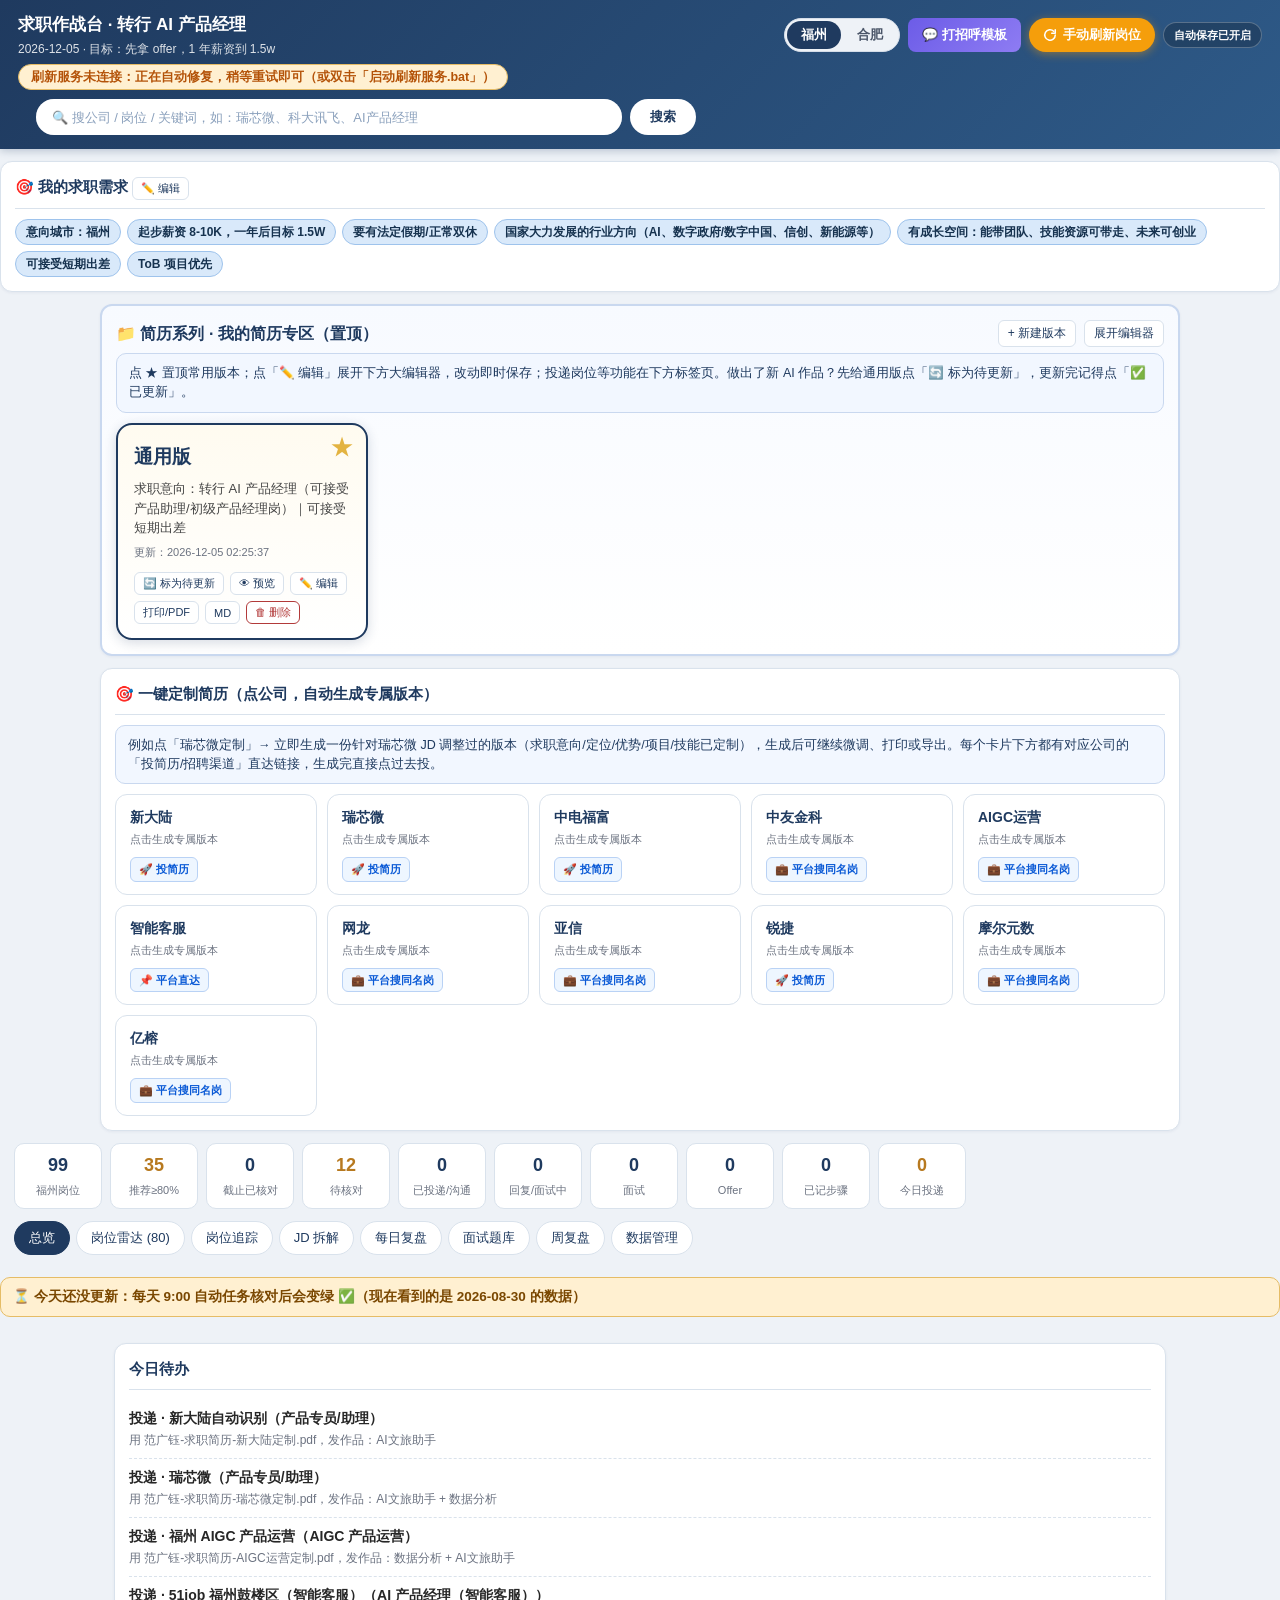
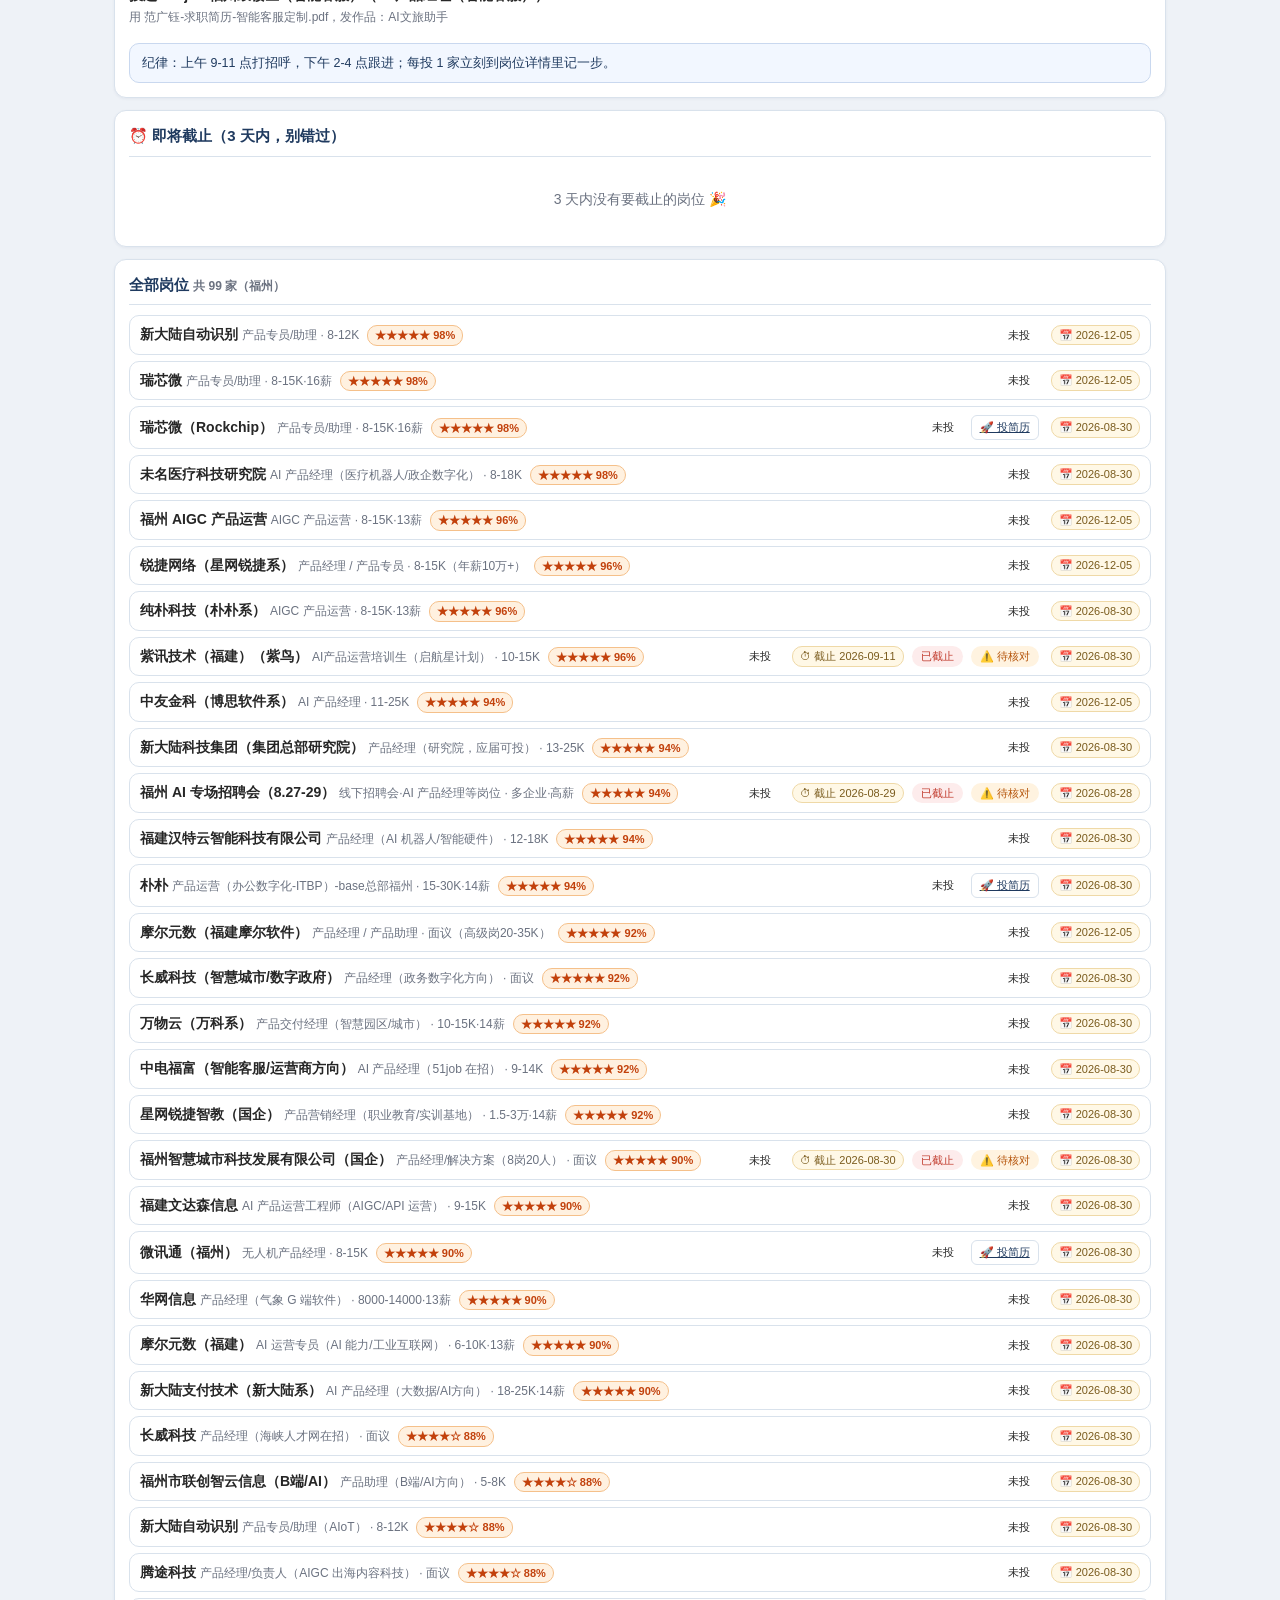
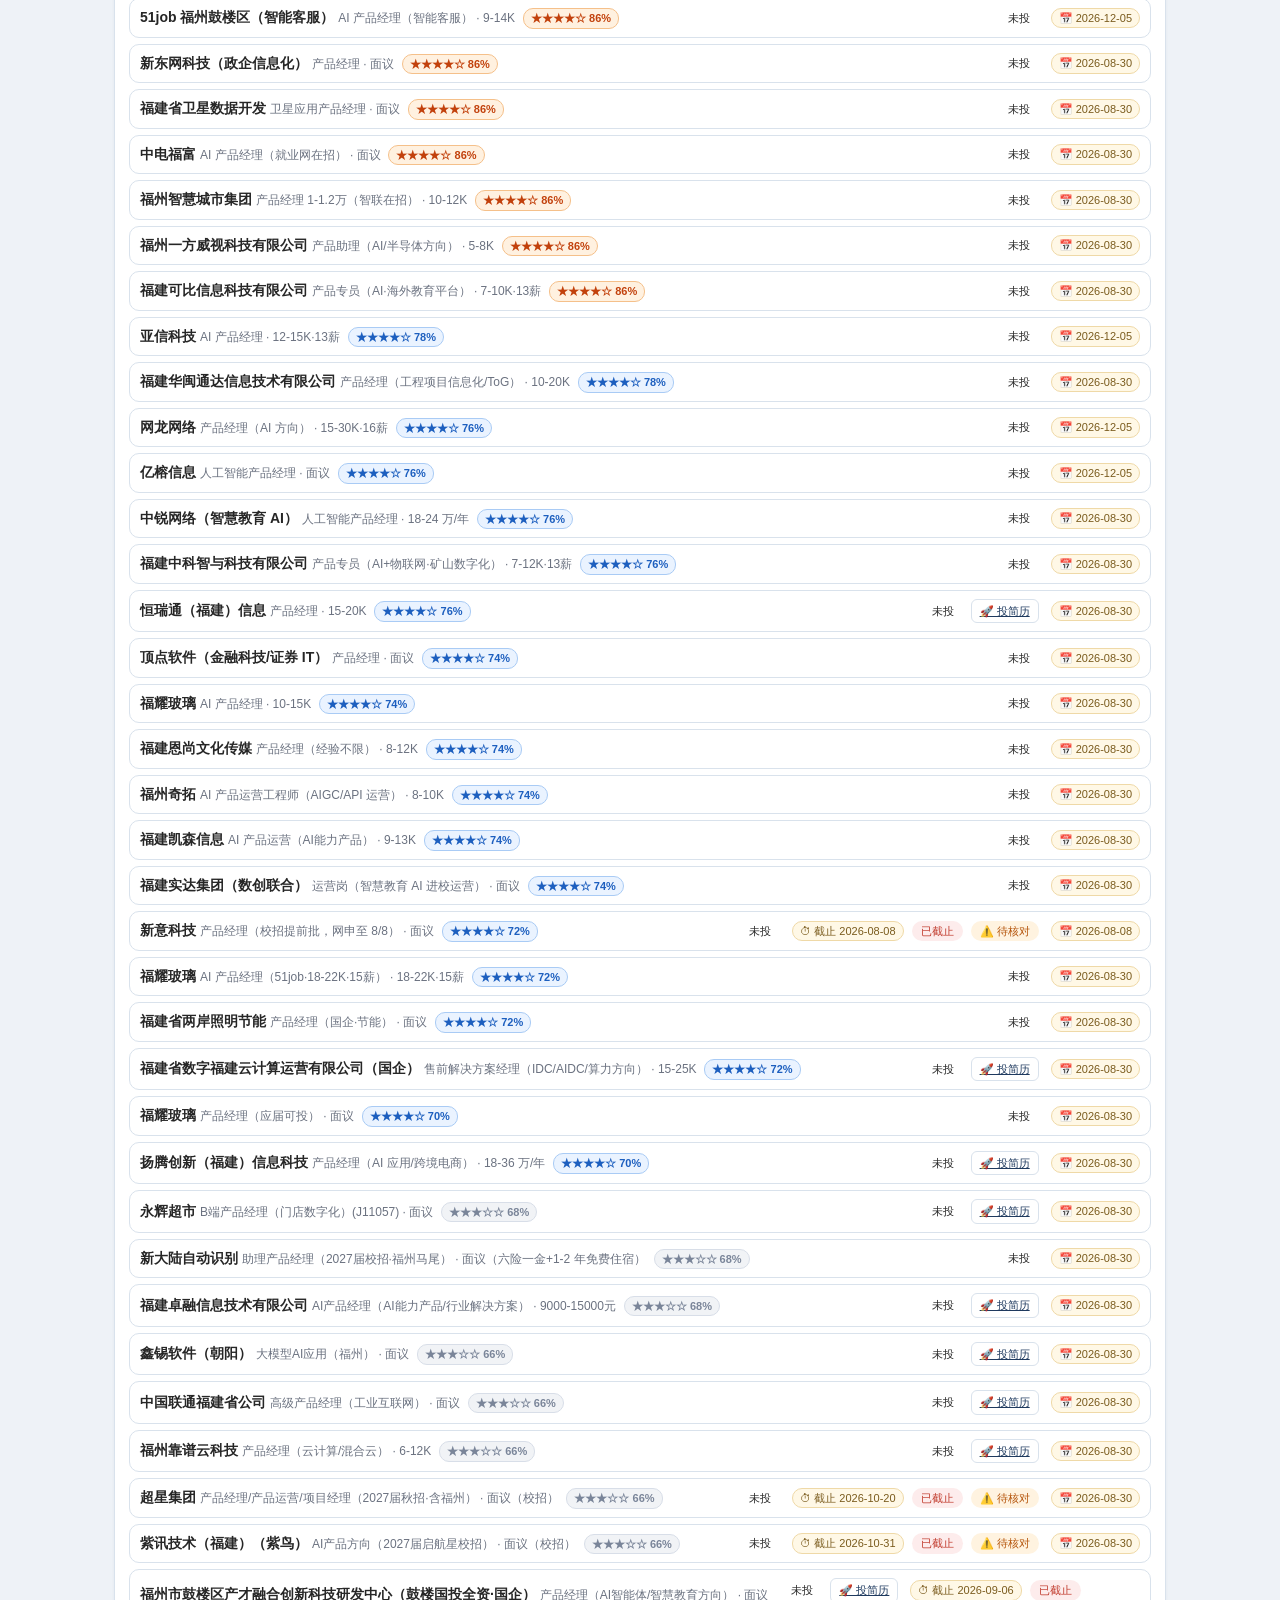
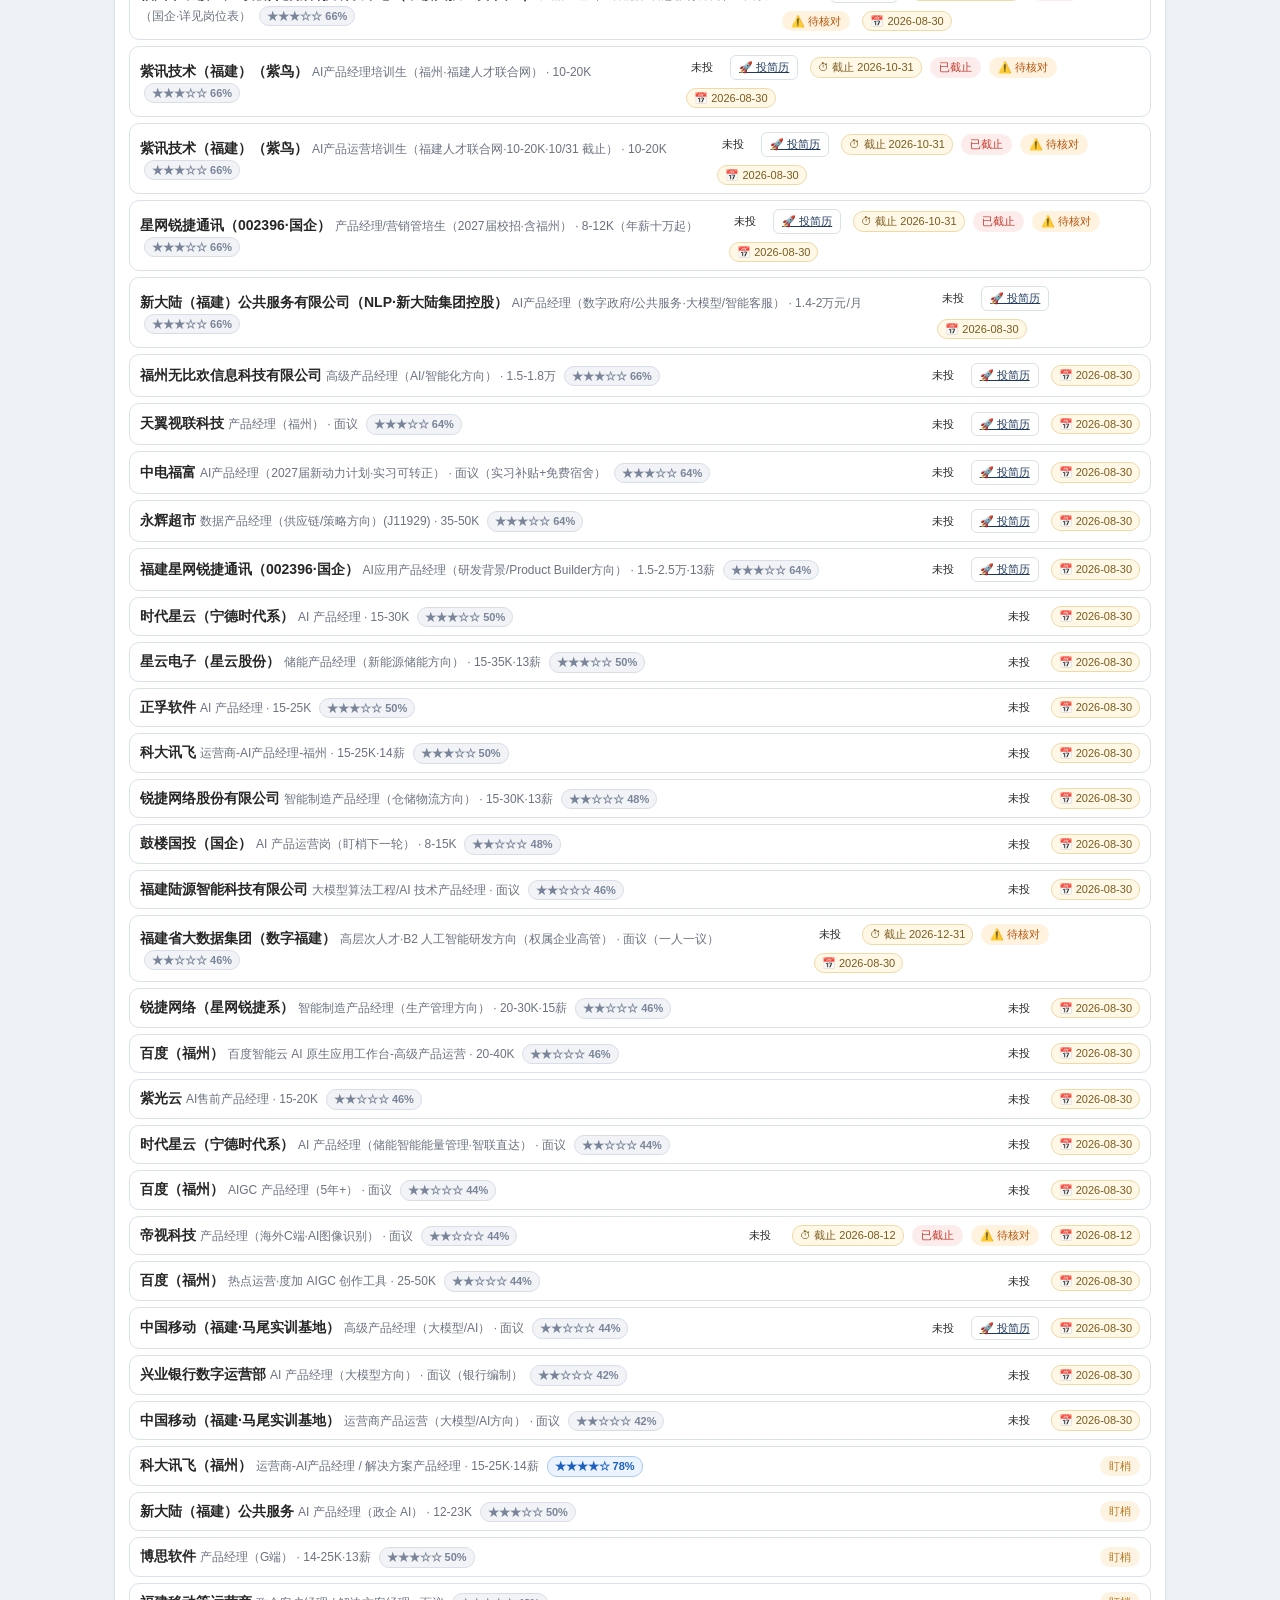
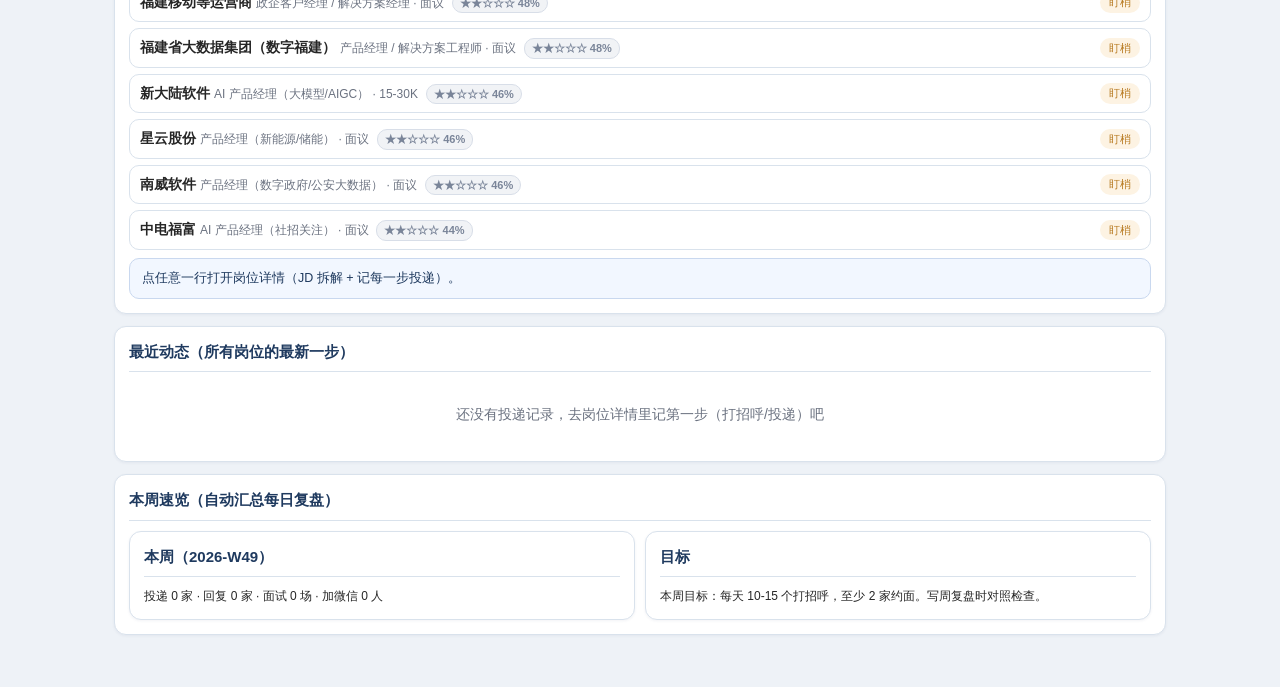
<file: apps/jrw/index.html>
<!DOCTYPE html>
<html lang="zh-CN">
<head>
<meta charset="UTF-8">
<meta name="viewport" content="width=device-width, initial-scale=1.0">
<title>求职作战台 v2 · 专属求职工作台</title>
<style>
  :root{
    --ink:#1F3A5F; --ink2:#2E5A88; --bg:#EEF2F7; --card:#FFFFFF;
    --line:#D9E2EC; --muted:#6B7280; --ok:#1E7A3C; --warn:#B7791F; --danger:#B23A3A;
  }
  *{box-sizing:border-box;margin:0;padding:0}
  body{font-family:"Microsoft YaHei","PingFang SC",sans-serif;background:var(--bg);color:#262626;font-size:14px;line-height:1.5}
  header{background:linear-gradient(135deg,var(--ink),var(--ink2));color:#fff;padding:12px 18px;position:sticky;top:0;z-index:20;box-shadow:0 2px 8px rgba(31,58,95,.25)}
  header .top{display:flex;justify-content:space-between;align-items:center;gap:10px}
  header h1{font-size:17px;font-weight:700}
  header .sub{font-size:12px;opacity:.85;margin-top:2px}
  #saveInfo{font-size:11px;font-weight:600;color:#fff;background:rgba(0,0,0,.22);border:1px solid rgba(255,255,255,.25);border-radius:999px;padding:4px 10px;white-space:nowrap}
  .btn.refresh{display:inline-flex;align-items:center;gap:6px;background:#F59E0B;color:#fff;border:none;border-radius:999px;padding:8px 14px;font-size:13px;font-weight:700;cursor:pointer;box-shadow:0 2px 10px rgba(245,158,11,.45);font-family:inherit;white-space:nowrap}
  .btn.refresh:hover{filter:brightness(1.08)}
  .btn.refresh:disabled{opacity:.75;cursor:wait}
  .btn.refresh svg{flex:0 0 auto}
  .refresh-line{display:inline-block;font-size:12.5px;font-weight:700;margin-top:6px;min-height:22px;background:#FFFFFF;color:#1F3A5F;border:1px solid rgba(255,255,255,.45);border-radius:999px;padding:3px 12px}
  .refresh-line.upd-ok{color:#0E6B3C}
  .refresh-line.upd-warn{color:#B45309}
  .search-row{position:relative;padding:9px 18px 2px}
  .search-box{display:flex;gap:8px;max-width:660px}
  .search-box input{flex:1;border:none;border-radius:999px;padding:9px 16px;font-size:13px;background:#fff;color:var(--ink);outline:none;box-shadow:inset 0 0 0 1px rgba(255,255,255,.35)}
  .search-box input::placeholder{color:#8AA0BC}
  .search-go{flex:0 0 auto;background:#fff;color:var(--ink);border:none;border-radius:999px;padding:9px 20px;font-size:13px;font-weight:700;cursor:pointer;font-family:inherit}
  .search-go:hover{background:#E7EDF5}
  .search-results{position:absolute;left:18px;top:50px;width:min(660px,calc(100% - 36px));max-height:430px;overflow:auto;background:#fff;border:1px solid var(--line);border-radius:12px;box-shadow:0 12px 32px rgba(31,58,95,.28);z-index:60}
  .sr-head{padding:8px 12px;font-size:12px;color:var(--muted);background:#F7F9FC;border-bottom:1px solid var(--line);position:sticky;top:0}
  .sr-item{display:flex;justify-content:space-between;align-items:center;gap:10px;padding:10px 12px;border-bottom:1px solid #EEF2F7;cursor:pointer}
  .sr-item:last-child{border-bottom:none}
  .sr-item:hover{background:#F2F6FB}
  .sr-main{min-width:0;flex:1}
  .sr-main b{font-size:13.5px;color:var(--ink);display:block}
  .sr-sub{font-size:12px;color:var(--muted);margin-top:2px;white-space:nowrap;overflow:hidden;text-overflow:ellipsis}
  .sr-actions{display:flex;gap:6px;flex:0 0 auto}
  .sr-empty{padding:16px;font-size:13px;color:var(--muted);line-height:1.7}
  .stats{display:flex;flex-wrap:wrap;gap:8px;padding:12px 14px 0}
  .chip{background:#fff;border:1px solid var(--line);border-radius:10px;padding:8px 12px;min-width:88px;text-align:center}
  .chip b{display:block;font-size:18px;color:var(--ink)}
  .chip span{font-size:11px;color:var(--muted)}
  .chip.hl b{color:var(--ok)}
  .chip.warn b{color:var(--warn)}
  nav{display:flex;gap:6px;padding:12px 14px;overflow-x:auto;position:sticky;top:62px;background:var(--bg);z-index:10}
  nav button{flex:0 0 auto;border:1px solid var(--line);background:#fff;color:var(--ink);border-radius:999px;padding:7px 14px;font-size:13px;cursor:pointer;font-family:inherit}
  nav button.active{background:var(--ink);color:#fff;border-color:var(--ink)}
  main{padding:4px 14px 40px;max-width:1080px;margin:0 auto}
  .view{display:none}
  .view.active{display:block}
  .card{background:var(--card);border:1px solid var(--line);border-radius:12px;padding:14px;margin:12px 0;box-shadow:0 1px 3px rgba(31,58,95,.06)}
  .card h2{font-size:15px;color:var(--ink);margin-bottom:10px;border-bottom:1px solid var(--line);padding-bottom:8px}
  .grid2{display:grid;grid-template-columns:1fr 1fr;gap:10px}
  .grid3{display:grid;grid-template-columns:1fr 1fr 1fr;gap:10px}
  @media(max-width:760px){.grid2,.grid3{grid-template-columns:1fr}}
  label{display:block;font-size:12px;color:var(--muted);margin:8px 0 3px}
  input,select,textarea{width:100%;border:1px solid var(--line);border-radius:8px;padding:8px 10px;font-size:13px;font-family:inherit;background:#fff;color:#262626}
  textarea{resize:vertical;min-height:64px}
  .btn{display:inline-block;border:none;border-radius:8px;padding:8px 14px;font-size:13px;cursor:pointer;background:var(--ink);color:#fff;font-family:inherit}
  .btn.ghost{background:#fff;color:var(--ink);border:1px solid var(--line)}
  .btn.ok{background:var(--ok)}
  .btn.danger{background:var(--danger)}
  .btn.small{padding:4px 9px;font-size:12px;border-radius:6px}
  .btn-row{display:flex;gap:8px;flex-wrap:wrap;margin-top:10px}
  table{width:100%;border-collapse:collapse;font-size:12.5px}
  th{background:var(--ink);color:#fff;padding:7px 8px;text-align:left;white-space:nowrap;position:sticky;top:116px;z-index:5}
  td{border-bottom:1px solid var(--line);padding:7px 8px;vertical-align:top}
  .tbl-wrap{overflow-x:auto;max-height:66vh}
  tbody tr.jrow{cursor:pointer}
  tbody tr.jrow:hover{background:#F5F9FF}
  .tag{display:inline-block;border-radius:999px;padding:2px 9px;font-size:11px;white-space:nowrap}
  .tag.b1{background:#E7F4E4;color:var(--ok)}
  .tag.b2{background:#E8F0FB;color:var(--ink)}
  .tag.b3{background:#F2F2F2;color:var(--muted)}
  .tag.st{background:#FDF3E3;color:var(--warn)}
  .tag.offer{background:#E7F4E4;color:var(--ok);font-weight:700}
  .tag.nope{background:#F7E8E8;color:var(--danger)}
  .muted{color:var(--muted);font-size:12px}
  .small{font-size:12px}
  .search{display:flex;gap:8px;flex-wrap:wrap;margin-bottom:10px}
  .search input{flex:1;min-width:160px}
  .search select{width:auto}
  .log-item,.qa-item,.wk-item{border:1px solid var(--line);border-radius:10px;padding:10px 12px;margin-bottom:8px}
  .log-item .date{font-weight:700;color:var(--ink);font-size:13px}
  .log-item .nums{color:var(--muted);font-size:12px;margin:3px 0}
  .modal-mask{position:fixed;inset:0;background:rgba(31,58,95,.5);z-index:50;display:none;align-items:flex-start;justify-content:center;padding:20px 10px;overflow:auto}
  .modal-mask.show{display:flex}
  .modal{background:#fff;border-radius:14px;max-width:820px;width:100%;padding:16px;max-height:92vh;overflow:auto}
  .modal h3{color:var(--ink);font-size:16px;margin-bottom:2px}
  .modal .muted{margin-bottom:6px}
  .close{float:right;border:none;background:none;font-size:22px;cursor:pointer;color:var(--muted)}
  .sub-sec{border:1px solid var(--line);border-radius:10px;padding:10px 12px;margin:10px 0}
  .sub-sec h4{font-size:13px;color:var(--ink);margin-bottom:6px}
  .empty{text-align:center;color:var(--muted);padding:22px 0}
  .tip{background:#F2F7FF;border:1px solid #C9D8EF;border-radius:10px;padding:10px 12px;font-size:12.5px;color:var(--ink);margin-top:8px}
  .todo-item{display:flex;justify-content:space-between;gap:10px;padding:8px 0;border-bottom:1px dashed var(--line)}
  .todo-item:last-child{border-bottom:none}
  .btn-mini{border:1px solid var(--line);background:#fff;border-radius:6px;padding:3px 8px;font-size:11px;cursor:pointer;color:var(--ink);font-family:inherit}
  .feed-item{display:flex;gap:8px;padding:6px 0;border-bottom:1px dashed var(--line);font-size:12.5px}
  .feed-item:last-child{border-bottom:none}
  .feed-item .d{color:var(--muted);flex:0 0 74px}
  .step-item{display:flex;gap:8px;align-items:baseline;padding:6px 0;border-bottom:1px dashed var(--line);font-size:12.5px}
  .step-item .d{flex:0 0 76px;font-weight:700;color:var(--ink)}
  .step-item .t{flex:0 0 74px}
  .step-item .n{flex:1;color:#444}
  .jdcard{border:1px solid var(--line);border-radius:10px;padding:10px 12px;margin-bottom:8px;cursor:pointer}
  .jdcard:hover{background:#F5F9FF}
  .jdcard .hd{display:flex;justify-content:space-between;gap:8px;align-items:center}
  .kv{display:grid;grid-template-columns:auto 1fr;gap:3px 10px;font-size:12.5px;margin-top:6px}
  .kv b{color:var(--ink)}
  .series-grid{display:grid;grid-template-columns:repeat(auto-fill,minmax(240px,1fr));gap:14px}
  .series-card{background:#fff;border:2px solid var(--line);border-radius:16px;padding:18px 16px 14px;position:relative;transition:box-shadow .15s}
  .series-card:hover{box-shadow:0 4px 14px rgba(31,58,95,.12)}
  .series-card.star{border-color:#E3B341;background:linear-gradient(180deg,#FFFBF0,#FFFFFF)}
  .series-card.active{border-color:var(--ink);box-shadow:0 3px 12px rgba(31,58,95,.18)}
  .series-card .star-btn{position:absolute;top:10px;right:12px;font-size:24px;background:none;border:none;cursor:pointer;color:#E3B341;line-height:1}
  .series-card .name{font-size:19px;font-weight:700;color:var(--ink);padding-right:30px}
  .series-card .intent{font-size:13px;color:#444;margin:8px 0 6px;line-height:1.5;min-height:40px}
  .series-card .meta{font-size:11px;color:var(--muted)}
  .series-card .acts{display:flex;gap:6px;flex-wrap:wrap;margin-top:12px}
  .req-chips{display:flex;flex-wrap:wrap;gap:6px;margin-top:4px}
  .req-chips .rchip{background:#D9E9FA;border:1px solid #9EC3EC;color:#16324F;font-weight:600;border-radius:20px;padding:3px 10px;font-size:12px}
.req-match{display:flex;flex-wrap:wrap;gap:3px;margin-top:4px}
.req-match .m{font-size:10px;border-radius:10px;padding:1px 6px;border:1px solid transparent}
.req-match .m.ok{background:#E9F7EE;color:#1E7A3C;border-color:#9FD6B4}
.req-match .m.no{background:#F6F7F9;color:#9AA3B2;border-color:#E2E8F0}
.rec-badge{display:inline-block;font-size:11px;font-weight:600;border-radius:10px;padding:1px 7px;margin-left:4px;white-space:nowrap}
.rec-badge.hot{background:#FFF1E0;color:#C2410C;border:1px solid #F5C08A}
.rec-badge.mid{background:#EAF3FF;color:#1D5FBF;border:1px solid #A9CBF5}
.rec-badge.low{background:#F1F3F6;color:#7A8599;border:1px solid #D8DEE8}
.rec-date{display:inline-block;font-size:11px;color:#7A5B1D;background:#FFF8E6;border:1px solid #EFD9A7;border-radius:10px;padding:1px 7px;margin-left:4px;white-space:nowrap}
.rec-big{font-size:16px;font-weight:700;color:#C2410C}
.tag.dlg{background:#FDECEC;color:#C0392B;border-color:#F1B6B6}
.tag.dls{background:#FFF3E0;color:#B45309;border-color:#F2C98A}
.tag.cok{background:#E9F7EE;color:#1E7A3C;border-color:#9FD6B4}
.tag.cwt{background:#FFF3E0;color:#B45309;border-color:#F2C98A}
.upd-ok{background:#D9F0E2;color:#0F5B33;border:1px solid #8BCFA8}
.upd-warn{background:#FFF0D1;color:#7A4700;border:1px solid #E5BC66}
.upd-none{background:#E8EDF3;color:#39465A;border:1px solid #C3CDDA}
.upd-strip{border-radius:10px;padding:9px 12px;margin:10px 0;font-size:13.5px;font-weight:700}
  .alljob{display:flex;justify-content:space-between;align-items:center;gap:8px;padding:8px 10px;border:1px solid var(--line);border-radius:10px;margin-bottom:6px;cursor:pointer;background:#fff}
  .alljob:hover{border-color:var(--ink2);box-shadow:0 2px 8px rgba(31,58,95,.12)}
  .alljob .al-main{min-width:0}
  .alljob .al-side{display:flex;gap:8px;align-items:center;flex-wrap:wrap;font-size:12px}
  #view-resume input,#view-resume textarea{font-size:14px}
  #view-resume textarea{line-height:1.5}
  #resumeEditorWrap input,#resumeEditorWrap textarea{font-size:14px}
  #resumeEditorWrap textarea{line-height:1.5}
  .resume-zone{max-width:1080px;margin:12px auto 0;width:calc(100% - 28px);border:2px solid #C9D8EF;background:linear-gradient(180deg,#F7FAFF,#FFFFFF)}
  .custom-zone{max-width:1080px;margin:12px auto 0;width:calc(100% - 28px)}
  .custom-grid{display:grid;grid-template-columns:repeat(auto-fill,minmax(170px,1fr));gap:10px;margin-top:10px}
  .custom-item{border:1px solid var(--line);border-radius:12px;padding:12px 14px;cursor:pointer;background:#fff;transition:box-shadow .15s;text-align:left;font-family:inherit}
  .custom-item:hover{box-shadow:0 3px 12px rgba(31,58,95,.14);border-color:var(--ink2)}
  .custom-item b{display:block;font-size:14px;color:var(--ink)}
  .custom-item span{font-size:11px;color:var(--muted)}
  .custom-item.done{border-color:#C9E4CF;background:#F3FAF5}
  .ci-apply{display:inline-block;margin-top:8px;font-size:11px;font-weight:600;color:#0B5AD6;border:1px solid #B9D2F5;background:#EEF6FF;border-radius:6px;padding:3px 8px;text-decoration:none;line-height:1.5}
  .ci-apply:hover{background:#DCECFF;border-color:#7FA7E8}
.apply-bar{margin:0 0 10px;padding:10px 12px;border:1px solid #B9D2F5;background:#EEF6FF;border-radius:10px;font-size:13px;display:flex;align-items:center;gap:10px;flex-wrap:wrap}
.apply-bar .ab-txt{flex:1;min-width:220px;color:var(--ink)}
.apply-bar .ab-btn{margin:0;font-size:12px;padding:6px 12px}
.apply-bar .ab-links{display:flex;flex-wrap:wrap;gap:6px;align-items:center;justify-content:flex-end}
.apply-bar .ab-links .ci-apply{margin-top:0}
  .up-tag{display:inline-block;margin-top:6px;font-size:10.5px;font-weight:700;color:#B45309;background:#FFF4E5;border:1px solid #F0C36D;border-radius:6px;padding:2px 8px}
  .btn-mini.up-on{border-color:#F0C36D;background:#FFF4E5;color:#B45309}
  .btn.talk-top{background:linear-gradient(135deg,#6C5CE7,#8E7CF3);border-color:#6C5CE7;color:#fff;font-weight:700}
  .btn.talk-top:hover{background:#5A4BD6;border-color:#5A4BD6}
  .talk-tpl-wrap{margin-bottom:8px}
  .talk-tpl-row{display:flex;flex-wrap:wrap;gap:6px;margin-top:5px}
  .talk-tpl{border:1px solid var(--line);background:#fff;border-radius:999px;padding:5px 12px;font-size:12px;cursor:pointer;color:var(--ink);font-family:inherit;transition:all .12s}
  .talk-tpl:hover{border-color:#7FA7E8;background:#F0F6FF}
  .talk-tpl.active{border-color:#0B5AD6;background:#0B5AD6;color:#fff;font-weight:700;box-shadow:0 2px 8px rgba(11,90,214,.25)}
  .btn-mini.talk-mini{border-color:#7FA7E8;background:#EEF6FF;color:#0B5AD6;font-weight:700}
  .rz-head{display:flex;justify-content:space-between;align-items:center;gap:8px;flex-wrap:wrap}
  .rz-head h2{font-size:16px;color:var(--ink);margin:0;border:none;padding:0}
  .modal-wide{max-width:920px}
  .pv-resume{background:#fff;border:1px solid var(--line);border-radius:10px;padding:18px 22px}
  .pr-name{font-size:22px;font-weight:700;color:var(--ink)}
  .pr-intent{font-size:13px;font-weight:700;margin:2px 0}
  .pr-contact{font-size:11px;color:#595959}
  .pr-sec{font-size:14px;font-weight:700;color:var(--ink);border-bottom:1px solid #C9D4E4;margin:12px 0 4px}
  .pr-line{font-size:12.5px;margin:2px 0;line-height:1.55}
  .pr-job{font-size:12.5px;font-weight:700;margin:7px 0 2px}
  .pr-time{font-size:11px;color:#595959;float:right}
  .pr-bullets li{font-size:12px;margin:1px 0}
  #printResume{display:none}
  @media print{
    body *{visibility:hidden}
    #printResume,#printResume *{visibility:visible}
    #printResume{display:block;position:absolute;left:0;top:0;width:100%;padding:18px 22px;font-family:"Microsoft YaHei",sans-serif;color:#262626;background:#fff}
    .pr-name{font-size:24pt;font-weight:700;color:#1F3A5F}
    .pr-intent{font-size:11.5pt;font-weight:700;margin:2px 0}
    .pr-contact{font-size:9pt;color:#595959}
    .pr-sec{font-size:12pt;font-weight:700;color:#1F3A5F;border-bottom:1px solid #C9D4E4;margin:12px 0 4px}
    .pr-line{font-size:10.5pt;margin:2px 0}
    .pr-job{font-size:10.5pt;font-weight:700;margin:7px 0 2px}
    .pr-time{font-size:9pt;color:#595959;float:right}
    .pr-bullets li{font-size:10pt;margin:1px 0}
  }
  .city-switch{display:inline-flex;background:#eef2f7;border:1px solid #d5dde8;border-radius:999px;padding:2px;gap:2px;align-items:center}
  .city-btn{border:0;background:transparent;color:#4a5568;font-size:13px;font-weight:600;padding:5px 14px;border-radius:999px;cursor:pointer;transition:background .15s,color .15s}
  .city-btn.active{background:#1F3A5F;color:#fff}
  .city-btn:hover{color:#1F3A5F}
  .city-btn.active:hover{color:#fff}
</style>
</head>
<body>
<header>
  <div class="top">
    <div>
      <h1>求职作战台 · 转行 AI 产品经理</h1>
      <div class="sub" id="todayLine"></div>
    </div>
    <div style="display:flex;align-items:center;gap:8px;flex-wrap:wrap;justify-content:flex-end">
      <div class="city-switch" title="切换城市：福州 / 合肥">
        <button id="cityFZ" class="city-btn active" data-city="福州">福州</button>
        <button id="cityHF" class="city-btn" data-city="合肥">合肥</button>
      </div>
      <button id="btnTalkTpl" class="btn talk-top" title="6 个打招呼场景模板，点开即用">💬 打招呼模板</button>
      <button id="btnRefresh" class="btn refresh" title="立即联网搜索最新岗位并更新匹配"><svg width="14" height="14" viewBox="0 0 24 24" fill="none" stroke="currentColor" stroke-width="2.6" stroke-linecap="round" stroke-linejoin="round" aria-hidden="true"><path d="M21 12a9 9 0 1 1-2.64-6.36"/><path d="M21 3v6h-6"/></svg>手动刷新岗位</button>
      <div id="saveInfo">自动保存已开启</div>
    </div>
  </div>
  <div id="refreshLine" class="refresh-line"></div>
  <div class="search-row">
    <form id="searchForm" class="search-box" autocomplete="off">
      <input id="globalSearch" type="search" placeholder="🔍 搜公司 / 岗位 / 关键词，如：瑞芯微、科大讯飞、AI产品经理" aria-label="全局搜索">
      <button type="submit" class="search-go">搜索</button>
    </form>
    <div id="searchResults" class="search-results" style="display:none"></div>
  </div>
</header>

<!-- 我的求职需求（第一位） -->
<div class="card" id="reqCard">
  <h2>🎯 我的求职需求 <button class="btn-mini" id="reqEdit">✏️ 编辑</button></h2>
  <div id="reqChips" class="req-chips"></div>
  <div id="reqForm" style="display:none">
    <label>我的需求（每行一条；保存后，岗位追踪和雷达会自动按需求打勾 ✅）</label>
    <textarea id="reqText" style="min-height:120px"></textarea>
    <div class="btn-row">
      <button class="btn ok" id="reqSave">保存需求</button>
      <button class="btn small ghost" id="reqCancel">取消</button>
    </div>
  </div>
</div>

<!-- 简历系列：置顶专区，独立于投递/复盘，时时可查可改 -->
<div class="card resume-zone">
  <div class="rz-head">
    <h2>📁 简历系列 · 我的简历专区（置顶）</h2>
    <div class="btn-row" style="margin:0">
      <button class="btn small ghost" id="rvNew">+ 新建版本</button>
      <button class="btn small ghost" id="rvToggle">展开编辑器</button>
    </div>
  </div>
  <div class="tip" style="margin-top:6px">点 ★ 置顶常用版本；点「✏️ 编辑」展开下方大编辑器，改动即时保存；投递岗位等功能在下方标签页。做出了新 AI 作品？先给通用版点「🔄 标为待更新」，更新完记得点「✅ 已更新」。</div>
  <div id="resumeSeries" class="series-grid" style="margin-top:10px"></div>
  <div id="resumeEditorWrap" style="display:none;margin-top:14px;border-top:1px dashed var(--line);padding-top:12px">
    <div id="resumeApplyBar" class="apply-bar" style="display:none"></div>
    <div class="btn-row">
      <button class="btn ok" id="rvCleanPdf">⬇️ 无水印 PDF</button>
      <button class="btn ok" id="rvPrint">打印 / 存为 PDF</button>
      <button class="btn ghost" id="rvMd">下载 Markdown</button>
      <button class="btn small ghost" id="rvReset">重置为默认</button>
      <button class="btn small ghost" id="rvDel">删除当前</button>
    </div>
    <div class="tip">编辑中的版本：<span id="resumeEditingName"></span> · 改完自动保存。推荐直接点「⬇️ 无水印 PDF」一键生成（无页眉页脚水印）；用「打印 / 存为 PDF」时，请在预览里取消勾选「页眉和页脚」。</div>
    <label>求职意向</label>
    <input id="rIntent" placeholder="例：求职意向：AI 产品经理（政务数字化方向）｜可接受短期出差">
    <label>个人定位</label>
    <textarea id="rPositioning" style="min-height:56px"></textarea>
    <label>核心优势（每行一条）</label>
    <textarea id="rStrengths" style="min-height:88px"></textarea>
    <label>工作经历</label>
    <div id="rJobs"></div>
    <div class="btn-row"><button class="btn-mini" id="rAddJob">+ 添加工作经历</button></div>
    <label>实习经历</label>
    <input id="rInternship">
    <label>项目作品</label>
    <div id="rProjects"></div>
    <div class="btn-row"><button class="btn-mini" id="rAddProject">+ 添加项目作品</button></div>
    <label>技能（每行一条）</label>
    <textarea id="rSkills" style="min-height:72px"></textarea>
    <label>教育背景</label>
    <input id="rEdu">
    <label>荣誉（每行一条）</label>
    <textarea id="rHonors" style="min-height:56px"></textarea>
  </div>
</div>

<!-- 一键定制简历 -->
<div class="card custom-zone">
  <h2>🎯 一键定制简历（点公司，自动生成专属版本）</h2>
  <div class="tip">例如点「瑞芯微定制」→ 立即生成一份针对瑞芯微 JD 调整过的版本（求职意向/定位/优势/项目/技能已定制），生成后可继续微调、打印或导出。每个卡片下方都有对应公司的「投简历/招聘渠道」直达链接，生成完直接点过去投。</div>
  <div id="customList" class="custom-grid"></div>
</div>

<div class="stats" id="statsRow"></div>

<nav id="tabs">
  <button data-tab="dashboard" class="active">总览</button>
  <button data-tab="radar">岗位雷达 <span id="radarCount"></span></button>
  <button data-tab="jobs">岗位追踪</button>
  <button data-tab="jd">JD 拆解</button>
  <button data-tab="daily">每日复盘</button>
  <button data-tab="qa">面试题库</button>
  <button data-tab="weekly">周复盘</button>
  <button data-tab="data">数据管理</button>
</nav>

<div id="updateBanner" class="upd-strip upd-none"></div>

<main>
  <!-- 总览 -->
  <section class="view active" id="view-dashboard">
    <div class="card">
      <h2>今日待办</h2>
      <div id="todoList"></div>
      <div class="tip">纪律：上午 9-11 点打招呼，下午 2-4 点跟进；每投 1 家立刻到岗位详情里记一步。</div>
    </div>
    <div class="card">
      <h2>⏰ 即将截止（3 天内，别错过）</h2>
      <div id="expiringList"></div>
    </div>
    <div class="card">
      <h2>全部岗位 <span id="allJobsCount" class="muted"></span></h2>
      <div id="allJobsList"></div>
      <div class="tip">点任意一行打开岗位详情（JD 拆解 + 记每一步投递）。</div>
    </div>
    <div class="card">
      <h2>最近动态（所有岗位的最新一步）</h2>
      <div id="feedList"></div>
    </div>
    <div class="card">
      <h2>本周速览（自动汇总每日复盘）</h2>
      <div id="weekSummary" class="grid2"></div>
    </div>
  </section>

  <!-- 岗位雷达 -->
  <section class="view" id="view-radar">
    <div class="card">
      <h2>岗位雷达 · 新岗位自动合并</h2>
      <div class="tip" id="radarInfo"></div>
      <div id="radarList" style="margin-top:10px"></div>
    </div>
    <div class="card">
      <h2>关注公司 · 一键直达</h2>
      <div class="grid2" id="radarCompanies"></div>
    </div>
    <div class="card">
      <h2>更新机制说明</h2>
      <div class="small">
        <p>1. Codex 每周（或你说"更新岗位"时）搜索福州/合肥新的合适岗位，写入 <b>data.js</b>；用顶部「福州 / 合肥」按钮切换城市。</p>
        <p>2. 你打开 App 时，新岗位会<b>自动合并</b>进岗位追踪，标记为"雷达新岗"，状态"未投"。</p>
        <p>3. 看完后点"标为已处理"，它就变成普通岗位参与日常追踪；简历可以让我帮你定制。</p>
        <p>4. 电脑每天上午 9 点会自动打开 App 提醒你检查（可随时让我关掉）。</p>
      </div>
    </div>
  </section>

  <!-- 岗位追踪 -->
  <section class="view" id="view-jobs">
    <div class="card">
      <h2>岗位追踪（点任意一行打开详情：JD 拆解 + 每一步投递记录）</h2>
      <div class="search">
        <input id="jobSearch" placeholder="搜索公司/岗位/备注…">
        <select id="statusFilter">
          <option value="">全部状态</option>
          <option>未投</option><option>已打招呼</option><option>已投递</option><option>已回复</option>
          <option>面试中</option><option>不合适</option><option>拿到Offer</option><option>盯梢</option>
        </select>
        <label class="rchip"><input type="checkbox" id="jobRecOnly" style="vertical-align:-2px"> 只看推荐≥80%</label>
        <button class="btn" id="addJobBtn">+ 新增岗位</button>
      </div>
      <div class="tbl-wrap">
        <table id="jobTable">
          <thead><tr>
            <th>批次</th><th>公司</th><th>岗位</th><th>薪资</th><th>匹配度</th><th>推荐</th>
            <th>对应简历</th><th>作品</th><th>状态</th><th>投递日期</th><th>JD 拆解</th><th>步骤</th><th>需求匹配</th>
          </tr></thead>
          <tbody></tbody>
        </table>
      </div>
    </div>
  </section>

  <!-- JD 拆解 -->
  <section class="view" id="view-jd">
    <div class="card">
      <h2>JD 拆解库（点击卡片进入岗位详情查看/编辑拆解）</h2>
      <div class="search">
        <input id="jdSearch" placeholder="搜索公司…">
        <select id="jdFilter"><option value="">全部</option><option>已拆解</option><option>未拆解</option></select>
      </div>
      <div id="jdList"></div>
    </div>
  </section>

  <!-- 每日复盘 -->
  <section class="view" id="view-daily">
    <div class="card">
      <h2>记一笔今天的复盘</h2>
      <div class="grid2">
        <div><label>日期</label><input type="date" id="dlDate"></div>
        <div class="grid2">
          <div><label>今日投递数</label><input type="number" id="dlApplied" min="0" value="0"></div>
          <div><label>今日回复数</label><input type="number" id="dlReplied" min="0" value="0"></div>
          <div><label>今日面试数</label><input type="number" id="dlInterview" min="0" value="0"></div>
          <div><label>加微信数</label><input type="number" id="dlContacts" min="0" value="0"></div>
        </div>
      </div>
      <label>今天做了什么 / 遇到什么问题</label>
      <textarea id="dlNote" placeholder="例：上午投了中友金科和新大陆，中友金科 HR 已读未回，下午跟进；面试问了为什么转行…"></textarea>
      <label>明天重点</label>
      <textarea id="dlTomorrow" placeholder="例：跟 3 家已回复的 HR 约面试；背自我介绍 30 秒版"></textarea>
      <div class="btn-row"><button class="btn" id="dlSave">保存</button></div>
    </div>
    <div class="card">
      <h2>历史记录</h2>
      <div id="dlList"></div>
    </div>
  </section>

  <!-- 面试题库 -->
  <section class="view" id="view-qa">
    <div class="card">
      <h2>题库（自己增删改，面试前过一遍）</h2>
      <div class="grid2">
        <div><label>问题</label><input id="qaQ" placeholder="例：为什么转行 AI 产品经理？"></div>
        <div><label>状态</label>
          <select id="qaStatus"><option>待练</option><option>已练</option><option>面试被问到</option></select>
        </div>
      </div>
      <label>我的回答要点（3-5 句）</label>
      <textarea id="qaA" placeholder="要点式写，别写小作文"></textarea>
      <label>面试反馈 / 改进点</label>
      <textarea id="qaF" placeholder="面试后被问到就补这里，这是进步最快的方式"></textarea>
      <div class="btn-row"><button class="btn" id="qaSave">保存题目</button></div>
    </div>
    <div class="card"><div id="qaList"></div></div>
  </section>

  <!-- 周复盘 -->
  <section class="view" id="view-weekly">
    <div class="card">
      <h2>写周复盘</h2>
      <div class="grid2">
        <div><label>周次</label><input id="wkWeek" placeholder="例：2026-W32（默认本周）"></div>
        <div><label>状态</label><select id="wkStatus"><option>进行中</option><option>已完成</option></select></div>
      </div>
      <label>本周成果（数字优先：投了几家、回复几家、面试几家）</label>
      <textarea id="wkDone"></textarea>
      <label>本周不足 / 卡点</label>
      <textarea id="wkProblem"></textarea>
      <label>下周目标（SMART）</label>
      <textarea id="wkNext"></textarea>
      <div class="btn-row"><button class="btn" id="wkSave">保存周复盘</button></div>
    </div>
    <div class="card"><div id="wkList"></div></div>
  </section>

  <!-- 数据管理 -->
  <section class="view" id="view-data">
    <div class="card">
      <h2>数据备份（强烈建议每周导出一次）</h2>
      <p class="muted">数据存在当前浏览器的本地存储里。换电脑 / 清浏览器缓存前，一定要先导出备份。点「导出备份」后，文件会下载到电脑的「下载」文件夹（文件名带日期），请把它移到网盘 / 微信传输助手 / U 盘保存，不要只留在电脑里；换好后在新电脑上用「导入备份」恢复。</p>
      <div class="btn-row">
        <button class="btn ok" id="exportBtn">导出备份（下载 JSON）</button>
        <button class="btn" id="importBtn">导入备份</button>
        <input type="file" id="importFile" accept=".json" style="display:none">
      </div>
      <div class="tip" id="backupTip">上次导出：未导出过。</div>
    </div>
    <div class="card">
      <h2>使用说明（v2 新功能）</h2>
      <div class="small">
        <p>1. 双击打开即可使用；多个标签页同时打开会实时同步（改一处，其他标签自动更新）。</p>
        <p>2. 岗位追踪：点任意一行打开详情，里面有「JD 拆解」和「投递时间线」——每做一步（打招呼/投递/回复/约面/面试/Offer）就记一步。</p>
        <p>3. JD 拆解：粘贴 JD 原文 → 点「自动拆解」粗分 → 手动精修 6 个维度；10 家重点岗位已预置拆解。</p>
        <p>4. 总览页有「最近动态」，所有岗位的最新一步都会汇总到这里。</p>
        <p>5. 数据管理：每周导出一次备份；想恢复示例数据可「重置示例」。</p>
      </div>
    </div>
    <div class="card">
      <h2>危险区</h2>
      <div class="btn-row"><button class="btn danger" id="resetBtn">重置为示例数据（会清空当前记录）</button></div>
    </div>
  </section>
</main>

<!-- 岗位详情弹窗 -->
<div class="modal-mask" id="jobModal">
  <div class="modal">
    <button class="close" id="jobClose">×</button>
    <h3 id="jobModalTitle">岗位详情</h3>
    <div class="muted" id="jobModalSub"></div>

<div class="sub-sec">
<h4>🔗 官网 / 公众号 / 招聘渠道（点击直达）</h4>
<div id="jobLinks"></div>
</div>

<div class="sub-sec" id="jobTalkSec" style="display:none">
<h4>💬 打招呼话术 <span class="muted">（已按本岗位一键适配）</span></h4>
<div id="jobTalkText" style="background:#FFF8E6;border:1px solid #F0D98A;border-radius:8px;padding:8px 10px;font-size:12.5px;color:var(--ink);line-height:1.65;white-space:pre-wrap"></div>
<div class="btn-row" style="margin-top:8px">
<button class="btn small" id="jobTalkCopy">📋 一键复制打招呼</button>
<button class="btn small ghost" id="jobTalkMore">🎛 换场景模板（跟进 / 约面…）</button>
</div>
</div>

<div class="sub-sec">
<h4>基本信息</h4>
      <div class="grid2">
        <div><label>批次</label><select id="jBatch"><option>第一批</option><option>第二批</option><option>第三批</option></select></div>
        <div><label>匹配度</label><select id="jMatch"><option>高</option><option>中高</option><option>中</option><option>远期</option></select></div>
      </div>
      <div class="grid2">
        <div><label>公司 *</label><input id="jCompany" placeholder="例：中友金科"></div>
        <div><label>岗位 *</label><input id="jJob" placeholder="例：AI 产品经理"></div>
      </div>
      <div class="grid2">
        <div><label>薪资</label><input id="jSalary" placeholder="例：11-25K"></div>
        <div><label>平台入口</label><input id="jPlatform" placeholder="例：Boss直聘 搜「中友金科 AI产品经理」"></div>
      </div>
      <div class="grid2">
        <div><label>对应简历</label><input id="jResume" placeholder="例：范广钰-求职简历-中友金科定制.pdf"></div>
        <div><label>作品</label><input id="jWorks" placeholder="例：AI文旅助手 + 行业分析"></div>
      </div>
      <label>为什么匹配</label>
      <textarea id="jReason" placeholder="一句话写清楚匹配点"></textarea>
      <div class="grid2">
        <div><label>状态</label><select id="jStatus">
          <option>未投</option><option>已打招呼</option><option>已投递</option><option>已回复</option>
          <option>面试中</option><option>不合适</option><option>拿到Offer</option><option>盯梢</option>
        </select></div>
        <div><label>投递日期</label><input type="date" id="jDate"></div>
      </div>
      <label>下一步动作</label>
      <textarea id="jNext" placeholder="例：今天重点投，发定制简历+行业分析"></textarea>
    </div>

    <div class="sub-sec">
      <h4>🎯 推荐投递 <span class="muted">（星数/比例自动计算，随匹配度和状态自动变化）</span></h4>
      <div class="grid2">
        <div><label>推荐星数 / 比例（自动）</label><div id="jRecScore" class="rec-big">—</div></div>
        <div><label>推荐投递日期</label><input type="date" id="jRecDate"></div>
      </div>
      <div class="grid2">
        <div><label>投递开始日期</label><input type="date" id="jAppStart"></div>
        <div><label>投递截止日期</label><input type="date" id="jAppEnd"></div>
      </div>
    </div>

    <div class="sub-sec">
      <h4>JD 拆解 <span class="muted">（粘贴原文 → 自动拆解 → 手动精修）</span></h4>
      <label>JD 原文</label>
      <textarea id="jdRaw" style="min-height:90px" placeholder="把招聘 JD 整段粘贴到这里"></textarea>
      <div class="btn-row">
        <button class="btn small" id="jdAuto">自动拆解（粗分）</button>
        <button class="btn small ghost" id="jdClear">清空拆解</button>
      </div>
      <div class="grid2">
        <div><label>岗位职责</label><textarea id="jdDuties"></textarea></div>
        <div><label>任职要求</label><textarea id="jdReqs"></textarea></div>
        <div><label>硬性条件（必须满足）</label><textarea id="jdMust"></textarea></div>
        <div><label>加分项</label><textarea id="jdPlus"></textarea></div>
        <div><label>我的匹配点</label><textarea id="jdMyMatch"></textarea></div>
        <div><label>面试准备要点</label><textarea id="jdPrep"></textarea></div>
      </div>
    </div>

    <div class="sub-sec">
      <h4>投递时间线（每做一步记一步）</h4>
      <div class="grid3">
        <div><label>日期</label><input type="date" id="stDate"></div>
        <div><label>步骤</label><select id="stType">
          <option>打招呼</option><option>投递</option><option>已读未回</option><option>回复</option>
          <option>约面试</option><option>面试一轮</option><option>面试二轮</option><option>加微信</option>
          <option>Offer</option><option>不合适</option><option>其他</option>
        </select></div>
        <div><label>备注</label><input id="stNote" placeholder="例：HR 已读，发了定制简历+行业分析"></div>
      </div>
      <div class="btn-row"><button class="btn small" id="stSave">记录这一步</button></div>
      <div id="stList" style="margin-top:8px"></div>
    </div>

    <div class="btn-row">
      <button class="btn" id="jSave">保存岗位全部修改</button>
      <button class="btn ghost" id="jCancel">关闭</button>
      <button class="btn danger small" id="jDelete" style="margin-left:auto">删除岗位</button>
    </div>
  </div>
</div>

<!-- 简历预览中心 -->
<div class="modal-mask" id="pvModal">
  <div class="modal modal-wide">
    <button class="close" id="pvClose">×</button>
    <h3 id="pvTitle">简历预览</h3>
    <div class="btn-row" id="pvTabs">
      <button data-pv="web" class="btn small active">网页版</button>
      <button data-pv="pdf" class="btn small">PDF 版</button>
      <button data-pv="word" class="btn small">Word 版</button>
    </div>
    <div id="pvApplyRow" style="margin-top:8px"></div>
    <div id="pvBody" style="margin-top:10px"></div>
  </div>
</div>

<!-- 打招呼话术 -->
<div class="modal-mask" id="talkModal">
  <div class="modal">
    <button class="close" id="talkClose">×</button>
    <h3 id="talkTitle">打招呼话术</h3>
    <div class="tip">选一个场景模板 → 复制 → 到 Boss直聘/猎聘发给 HR；HR 回复后再发定制简历 PDF + 作品。</div>
    <div style="margin-bottom:8px">
      <label style="font-size:12px;font-weight:700">关联岗位：</label>
      <select id="talkJobSel" style="font-family:inherit;font-size:12.5px;padding:5px 8px;border:1px solid var(--line);border-radius:6px;background:#fff;color:var(--ink);max-width:100%"></select>
    </div>
    <div id="talkJobInfo" class="small muted" style="margin-bottom:8px"></div>
    <div class="talk-tpl-wrap">
      <div class="tip" style="margin-bottom:4px">👇 点一个场景，话术自动生成：</div>
      <div id="talkTpls" class="talk-tpl-row"></div>
    </div>
    <textarea id="talkText" readonly style="min-height:110px"></textarea>
    <div class="btn-row">
      <button class="btn ok" id="talkCopy">复制话术</button>
      <button class="btn ghost" id="talkClose2">关闭</button>
    </div>
  </div>
</div>

<div id="printResume"></div>

<script src="data.js"></script>
<script>
const STORE_KEY = "job_war_room_v1";
const today = () => new Date().toISOString().slice(0,10);
const nowHM = () => new Date().toLocaleTimeString("zh-CN",{hour:"2-digit",minute:"2-digit",second:"2-digit"});
const isoWeek = (d=new Date()) => {
  const t = new Date(d); t.setHours(0,0,0,0); t.setDate(t.getDate()+3-((t.getDay()+6)%7));
  const w1 = new Date(t.getFullYear(),0,4); const week = 1+Math.round(((t-w1)/86400000-3+((w1.getDay()+6)%7))/7);
  return t.getFullYear()+"-W"+String(week).padStart(2,"0");
};

// 岗位雷达数据源（data.js 提供，Codex 定期更新）
const SEED = (typeof window !== "undefined" && window.JOB_SEED && Array.isArray(window.JOB_SEED.jobs))
  ? window.JOB_SEED : {version:0, updatedAt:"", jobs:[]};

// 城市切换：福州（默认）/ 合肥（合肥岗位独立成组）
const CITY_KEY = "job_war_city";
let city = "福州";
try{ city = localStorage.getItem(CITY_KEY) || "福州"; }catch(e){}
const cityOf = x => ((x && x.city) || "福州");

const RADAR_COMPANIES = [
  {name:"中友金科（博思系）", city:"福州", site:"https://www.bosssoft.com.cn/"},
  {name:"新大陆", city:"福州", site:"https://www.newland.com.cn/"},
  {name:"瑞芯微", city:"福州", site:"https://www.rock-chips.com/"},
  {name:"网龙网络", city:"福州", site:"https://www.nd.com.cn/"},
  {name:"亚信科技", city:"福州", site:"https://www.asiainfo.com/"},
  {name:"锐捷网络", city:"福州", site:"https://www.ruijie.com.cn/"},
  {name:"科大讯飞", city:"福州", site:"https://www.iflytek.com/"},
  {name:"南威软件", city:"福州", site:"https://www.linewell.com/"},
  {name:"摩尔元数", city:"福州", site:""},
  {name:"亿榕信息", city:"福州", site:""},
  {name:"星云股份", city:"福州", site:""},
  {name:"福建大数据集团", city:"福州", site:""},
  {name:"科大讯飞（合肥总部）", city:"合肥", site:"https://www.iflytek.com/"},
  {name:"容知日新（工业AI）", city:"合肥", site:"https://www.ronds.com.cn/"},
  {name:"安徽省数源智通", city:"合肥", site:""}
];

// 45 家企业官网 / 公众号 / 招聘渠道链接（按公司名模糊匹配，顺序即优先级）
const COMPANY_LINKS = [
  {keys:["产才融合","鼓楼区产才融合"], site:"", jobs:"https://www.gl.gov.cn/xjwz/zwgkml/rsxx/zkzp/zlks_gtjt/202608/t20260824_5362723.htm", jobsLabel:"官方公告", note:"福州市鼓楼区产才融合创新科技研发中心（鼓楼国投全资子公司·国企）：聚焦 AI 智能体/智慧教育/基层社会治理，8/24 公告招产品经理 1 名，报名至 9/6，邮箱 glccrh@163.com"},
  {keys:["星网锐捷通讯","锐捷通讯"], site:"https://www.ruijie.com.cn/", jobs:"https://starnet.zhiye.com/", jobsLabel:"校招入口", note:"星网锐捷通讯（002396，国企/国务院科改示范）：ICT+AI 应用，2027 届校招产品经理/营销管培生 8-12K，网申 8/24-10/31；公众号「星网锐捷」"},
  {keys:["字节互连"], site:"", jobs:"https://www.liepin.com/job/1983582091.shtml", jobsLabel:"岗位直达", note:"安徽字节互连科技（与字节跳动无关，注意区分）：合肥高新区 AI 产品经理 15-25K·13薪，1-3 年/3 年左右经验，6/22 在招"},
  {keys:["紫讯技术","紫鸟","紫讯"], site:"", jobs:"https://fg.ncss.cn/student/jobs/3FCn5EXLLKCxHUfSvvwRUv/detail.html", jobsLabel:"岗位直达", note:"紫讯技术（紫鸟）：福州电商科技/AI 公司，启航星 AI 产品运营培训生 10-15K，网申至 9/11；2027 届启航星校招（AI 产品/AI 数据分析等 7 大方向）8-10 月网申：https://campus.niuqizp.com/job-vUY5aLLZa.html，公众号「紫讯招聘」"},
  {keys:["新大陆支付技术"], site:"https://www.newland.com.cn/", jobs:"https://www.zhaopin.com/jobdetail/CC479392380J40796525516.htm", jobsLabel:"岗位直达", note:"新大陆集团旗下支付科技业务；大数据/AI 产品经理 18-25K·14薪，马尾新大陆科技园"},
  {keys:["紫光云"], site:"", jobs:"", jobsLabel:"", note:"紫光集团旗下云计算/大数据；AI 售前产品经理 15-20K，猎聘搜「紫光云 AI售前产品经理 福州」"},
  {keys:["容知日新"], site:"https://www.ronds.com.cn/", jobs:"https://www.career.zju.edu.cn/jyxt/sczp/zpztgl/ckZpgwXq.zf?zpxxbh=2eab52fd47284d19944d1c80d7fc0917", jobsLabel:"校招入口", note:"容知日新（科创板 688768）：合肥蜀山，工业设备预测性维护/大模型 AI，产品经理 12-19K、2026 届可投，网申截止 8/28"},
  {keys:["数源智通"], site:"", jobs:"https://yun.ahbys.com/job.html?jid=323413&cid=356187", jobsLabel:"岗位直达", note:"安徽省数源智通：合肥庐阳区，AI 产品经理 8-10K（参考），安徽省大学生就业服务平台"},
  {keys:["中国移动"], site:"https://job.10086.cn/", jobs:"https://cmccfj.zhaopin.com/", jobsLabel:"福建移动招聘", note:"中国移动（福建）：马尾实训基地大模型/AI 产品与运营岗（智联发布），同步关注「福建移动人才招聘」公众号"},
  {keys:["新大陆自动识别"], site:"https://www.newland.com.cn/", site2:"https://www.nlscan.com/", jobs:"https://nlscan.zhiye.com/campus", jobsLabel:"校招入口", note:"上市集团新大陆旗下 AIoT 识别业务；2027 届校招含助理产品经理（福州马尾，30 人），六险一金+1-2 年免费住宿；公众号「新大陆自动识别」"},
  {keys:["新大陆（福建）公共服务"], site:"https://www.newland.com.cn/", jobs:"https://nlscan.zhiye.com/campus", jobsLabel:"集团校招", note:"新大陆集团旗下政企 AI 业务"},
  {keys:["新大陆软件"], site:"https://www.nlsoft.com.cn/", jobs:"https://www.newland.com.cn/", jobsLabel:"集团官网", note:"新大陆集团旗下软件业务（大模型/AIGC）"},
  {keys:["新大陆"], site:"https://www.newland.com.cn/", jobs:"https://nlscan.zhiye.com/campus", jobsLabel:"集团校招", note:"新大陆集团（上市公司）"},
  {keys:["瑞芯微"], site:"http://www.rock-chips.com/", jobs:"http://hr.rock-chips.com/", jobsLabel:"官网招聘", note:"瑞芯微（Rockchip）：AIoT 芯片龙头、上证 603893；产品岗主要在猎聘/BOSS（猎头代招），官网社招以芯片/软件工程师为主；公众号「瑞芯微招聘」；邮箱 zhaopin@rock-chips.com"},
  {keys:["微讯通"], site:"", jobs:"https://m.liepin.com/city-fujian/zpzbwrjcpjla38f/", jobsLabel:"岗位搜索页", note:"微讯通（福州）：无人机/低空经济方向，无人机产品经理 8-15K，猎聘搜索页（搜「微讯通 无人机产品经理 福州」）"},
  {keys:["福州 AIGC"], site:"", jobs:"", jobsLabel:"", note:"猎聘搜「AIGC 产品运营 福州」，暂无固定官网，点下方 Boss直聘/平台入口搜索"},
  {keys:["51job 福州鼓楼区"], site:"https://www.51job.com/", jobs:"https://jobs.51job.com/fuzhou-glq/169669363.html", jobsLabel:"岗位直达", note:"51job 岗位直链，可直接投递"},
  {keys:["网龙"], site:"http://www.nd.com.cn/", jobs:"https://nd.zhiye.com/campus/jobs", jobsLabel:"校招入口", note:"公众号「网龙招聘」"},
  {keys:["亚信"], site:"https://www.asiainfo.com/", jobs:"http://campus.51job.com/asiainfo/", jobsLabel:"招聘入口", note:"公众号「亚信科技招聘」"},
  {keys:["星网锐捷智教"], site:"", jobs:"https://www.zhaopin.com/zhaopin/209f6f926e3744849454259716ef6820/", jobsLabel:"智联招聘", note:"星网锐捷旗下职业教育/数字教育公司（国企，20-99 人），产品营销经理 1.5-3万·14薪，闽侯上街，产教融合/AI 实训方向"},
  {keys:["锐捷"], site:"https://www.ruijie.com.cn/", jobs:"https://www.ruijie.com.cn/campus-recruiting/", jobsLabel:"招聘入口", note:"公众号「锐捷网络招聘」"},
  {keys:["摩尔元数"], site:"https://www.morewis.com/", jobs:"mailto:yuchuanqian@morewis.com", jobsLabel:"HR 邮箱", note:"HR 邮箱 yuchuanqian@morewis.com；工业互联网，法定节假日+带薪年假"},
  {keys:["亿榕"], site:"", jobs:"", jobsLabel:"", note:"国网信通产业集团下属、福州软件园，无独立官网；关注智联/前程无忧及集团招聘"},
  {keys:["中友金科"], site:"https://www.bosssoft.com.cn/", jobs:"https://www.liepin.com/job/1983677437.shtml", jobsLabel:"岗位直达", note:"博思软件系；公众号 bosssofthr；JD 明确短期出差"},
  {keys:["中电福富"], site:"http://www.ffcs.cn/", jobs:"http://www.ffcs.cn/", jobsLabel:"官网社招", note:"中国电信旗下、数字中国主力"},
  {keys:["星云股份"], site:"https://www.e-nebula.com/", jobs:"https://www.e-nebula.com/", jobsLabel:"官网", note:"上市公司 300648，新能源/储能充电（国家双碳扶持）"},
  {keys:["福建移动"], site:"https://job.10086.cn/", jobs:"https://cmccfj.zhaopin.com/", jobsLabel:"校招入口", note:"公众号「福建移动人才招聘」"},
  {keys:["科大讯飞"], site:"https://www.iflytek.com/", jobs:"https://iflytek.zhiye.com/", jobsLabel:"招聘官网", note:"公众号「科大讯飞招聘」；AI 国家队"},
  {keys:["本源量子"], site:"https://originqc.com.cn/", jobs:"https://bt.jrzp.com/job3385107.shtml", jobsLabel:"岗位直达", note:"本源量子（量子计算国家队）：合肥包河，量子云平台产品经理，页面标应届可投"},
  {keys:["中科类脑"], site:"http://www.leinao.ai/", jobs:"https://www.leinao.ai/jobdetail/132", jobsLabel:"岗位直达", note:"中科大系 AI 公司：合肥高新区，AI 训推平台产品经理 15-25K"},
  {keys:["飞友","飞常准"], site:"https://www.variflight.com/", jobs:"https://www.zhaopin.com/zhaopin/ab95e0eb3798411aba3857900efac9e9/", jobsLabel:"岗位搜索页", note:"飞友科技（飞常准）：合肥高新区民航数据/AI 公司，产品助理（C端/AI）10-15K，重点投；公众号「飞常准招聘」"},
  {keys:["中徽"], site:"http://www.zhonghui365.com/", jobs:"https://zjj.jrzp.com/job4205299666.shtml", jobsLabel:"岗位直达", note:"中徽机电科技：合肥蜀山，AI 产品经理（数字运营官）1.5-2.5万（参考）"},
  {keys:["数安"], site:"", jobs:"https://www.zhaopin.com/jobdetail/CC450090720J40871555610.htm", jobsLabel:"岗位直达", note:"数安（安徽省国资委驻场·科大讯飞外包）：数字政府/政务需求分析岗，页面要求 5-10 年产品经验，远期岗"},
  {keys:["阳光新能源"], site:"https://www.sungrowplant.com/", jobs:"https://m.liepin.com/city-hefei/zpxscpjlx6n6/", jobsLabel:"岗位搜索页", note:"阳光电源系新能源/储能（国家双碳战略），光储融合产品经理，远期目标"},
  {keys:["蔚来"], site:"https://www.nio.cn/", jobs:"https://m.liepin.com/city-hefei/zpznyccpjls7l2/", jobsLabel:"岗位搜索页", note:"蔚来（NIO）：新能源智能汽车龙头，合肥基地 AI 智能解决方案产品经理 15-25K·14薪，冲刺岗"},
  {keys:["科大国创"], site:"https://www.ustcsoft.com/", jobs:"https://m.liepin.com/city-hefei/zpyldsjyscpjl4wqrr1wf/pn0/", jobsLabel:"岗位搜索页", note:"科大国创：上市软件公司，数据要素/可信空间（数字经济国家级赛道）产品经理 15-25K，远期目标"},
  {keys:["京东方"], site:"https://www.boe.com/", jobs:"http://boe.zhiye.com/", jobsLabel:"招聘官网", note:"京东方（BOE）：显示/半导体国家队，合肥瑶海软件产品经理（ITC）15-20K，远期目标；关注合肥初级/校招通道"},
  {keys:["博思"], site:"https://www.bosssoft.com.cn/", jobs:"https://www.bosssoft.com.cn/", jobsLabel:"官网", note:"公众号 bosssofthr；财政信息化/电子政务 SaaS 龙头"},
  {keys:["南威"], site:"https://www.linewell.com/", jobs:"https://www.linewell.com/", jobsLabel:"官网", note:"上市 603636；备用域名 southware.com.cn"},
  {keys:["福建省大数据集团","福建大数据集团"], site:"http://fjbdg.com.cn/", jobs:"http://fjbdg.com.cn/rczp/zpxx/", jobsLabel:"官网招聘", note:"省属国企，数字中国/数据要素国家战略；2026 高层次人才招聘报名至 12/31（每半月筛选、招满即止）"},
  {keys:["长威"], site:"https://www.evecom.net/", jobs:"https://jobs.evecom.net/", jobsLabel:"招聘官网", note:"福州数字政府/智慧城市上市企业"},
  {keys:["新东网"], site:"https://doone.com.cn/", jobs:"", jobsLabel:"", note:"达华智能系、政企信息化"},
  {keys:["中锐"], site:"http://www.zrwlkj.com.cn/", jobs:"", jobsLabel:"", note:"智慧教育信息化"},
  {keys:["顶点"], site:"https://www.apexsoft.com.cn/", jobs:"https://apexsoft.hotjob.cn/", jobsLabel:"网申入口", note:"公众号「顶点招聘」；金融科技/证券 IT 上市企业"},
  {keys:["福耀"], site:"https://www.fuyaogroup.com/", jobs:"https://www.fuyaogroup.com/", jobsLabel:"官网", note:"制造业龙头、上市 600660，智能制造/工业 AI 方向"},
  {keys:["福建省卫星数据开发"], site:"https://www.fjswxsj.com/", jobs:"https://www.zhaopin.com/zhaopin/295c08c801af4726b9b75f176209514a/", jobsLabel:"智联招聘", note:"省招标采购集团权属，卫星数据/AI/空天信息，福州鼓楼、双休"},
  {keys:["时代星云"], site:"https://www.cntepower.com/", jobs:"https://m.liepin.com/city-fuzhou/zpaifxjksjll9k3/", jobsLabel:"猎聘搜索", note:"宁德时代系储能（国家双碳扶持），福州马尾"},
  {keys:["万物云"], site:"https://www.onewo.com/", jobs:"https://m.liepin.com/city-fuzhou/zpkszhjccpjlq31k/", jobsLabel:"猎聘搜索", note:"万科系、上市 02602，智慧园区/城市空间服务"},
  {keys:["新意科技"], site:"http://www.shinetechnology.com/", jobs:"https://campus.niuqizp.com/job-vlk5zZNtC.html", jobsLabel:"校招入口", note:"证券 IT/金融科技，福州鼓楼"},
  {keys:["百度"], site:"https://www.baidu.com/", jobs:"https://talent.baidu.com/", jobsLabel:"招聘官网", note:"AIGC/大模型国家队；福州岗位属区域性布局，可关注社招"},
  {keys:["两岸照明"], site:"", jobs:"https://zmjob.cn/jobseeker/Position/57229.html", jobsLabel:"岗位直达", note:"福建省属国企，节能/双碳方向；平台为福建省人才集团旗下海峡人才市场"},
  {keys:["帝视科技"], site:"", jobs:"https://bebee.com/cn/jobs/c--techmap_cn_83269747", jobsLabel:"岗位直达", note:"福建帝视科技集团，AI 视觉/图像识别，福州鼓楼"},
  {keys:["兴业银行"], site:"https://www.cib.com.cn/", jobs:"https://www.mpaypass.com.cn/news/202607/06084534.html", jobsLabel:"招聘信息", note:"数字运营部社招走官网/公众号；数字金融方向"},
  {keys:["奇拓"], site:"", jobs:"https://www.zhaopin.com/zhaopin/e74483ec7be242638625e319f650ed91/", jobsLabel:"智联招聘", note:"AI 能力产品运营，福州鼓楼五凤，20 人以下小公司"},
  {keys:["一方威视"], site:"", jobs:"", jobsLabel:"", note:"福州鼓楼五凤，半导体/芯片小公司（20 人以下），智联招聘搜「福州一方威视 产品助理」"},
  {keys:["可比信息"], site:"http://www.coobysoft.com/", jobs:"http://www.coobysoft.com/Mobile/JoinUs", jobsLabel:"官网招聘", note:"产品专员（AI/海外教育平台），法定节假日正常放假，福州台江宁化"},
  {keys:["中科智与"], site:"", jobs:"", jobsLabel:"", note:"AI+物联网/矿山数字化，福州闽侯上街，智联招聘搜「福建中科智与 产品专员」"},
  {keys:["文达森"], site:"", jobs:"", jobsLabel:"", note:"AI 能力产品运营（AIGC/API），周末双休、节假日正常放假，福州鼓楼五凤"},
  {keys:["凯森"], site:"", jobs:"", jobsLabel:"", note:"AI 能力产品运营，福州鼓楼五凤，智联招聘搜「福建凯森信息 AI产品运营」"},
  {keys:["华闽通达"], site:"http://www.chinaiss.com/", jobs:"https://zz.jrzp.com/job1792603074.shtml", jobsLabel:"岗位直达", note:"工程建设项目信息化（ToG），五险一金+法定节假日+免费住宿，福州仓山"},
  {keys:["未名"], site:"", jobs:"https://www.liepin.com/job/1982340777.shtml", jobsLabel:"岗位直达", note:"未名医疗科技研究院：AI 产品经理 8-18K，AI 急救/医疗机器人/政企数字化，福州台江，经验不限，HR 在线已认证"},
  {keys:["华网"], site:"", jobs:"", jobsLabel:"", note:"华网信息：气象 G 端软件产品经理，双休 8000-14000·13薪，福州鼓楼洪山；智联招聘搜「华网信息 产品经理 福州」"},
  {keys:["腾途"], site:"", jobs:"", jobsLabel:"", note:"腾途科技：AIGC 出海内容科技，五险一金/周末双休/期权，约 30 人扩张期；全直聘职位号 144496717"},
  {keys:["正孚"], site:"", jobs:"", jobsLabel:"", note:"正孚软件：B 轮，AI 产品经理 15-25K，福州；远期跳槽目标，猎聘搜「正孚软件 AI产品经理 福州」"},
  {keys:["联创智云"], site:"", jobs:"", jobsLabel:"", note:"福州市联创智云信息：B端/AI/云计算/产业互联网，产品助理 5-8K（大专可投、五险一金+年终分红），闽侯上街；智联招聘搜「福州市联创智云信息 产品助理 福州」"},
  {keys:["实达"], site:"https://www.start.com.cn/", jobs:"", jobsLabel:"", note:"福建省大数据集团控股上市国企（600734），智能算力/数智教育/数字政府；本岗位为数创联合（实达+鼓楼城投/国投合资）智慧教育运营岗，劳务派遣，智联招聘搜「福建数创联合 运营岗」"},
  {keys:["汉特云"], site:"", jobs:"https://jobs.51job.com/fuzhou-csq/145666849.html", jobsLabel:"岗位直达", note:"福建汉特云智能科技：AI 机器人/智能硬件（自动驾驶环卫/保卫/物流/接驳），产品经理 12-18K，福州仓山，A轮、政府招商引资重点企业"},
  {keys:["陆源"], site:"", jobs:"https://www.zhaopin.com/jobdetail/CCL1330948070J41022739404.htm", jobsLabel:"岗位直达", note:"福建陆源智能科技：省工业控股集团权属一级国企，大模型算法工程/AI 技术产品经理（硕士+2年经验，远期目标），智能制造/特种设备安全 AI，福州晋安，五险二金"},
  {keys:["鼓楼国投"], site:"", jobs:"https://www.gl.gov.cn/xjwz/zwgkml/zdlyxxgk/gyqy/gyqyzp/202606/t20260602_5329393.htm", jobsLabel:"官方公告", note:"福州市鼓楼区属一级国企（AA+），AI 产品运营岗 8-15K；2026 年 6 月批次报名已截止（6/15），关注官网/猎聘下一轮公告"},
  {keys:["中科大","科学智能物质创制中心"], site:"https://www.ustc.edu.cn/", jobs:"http://ah.anhuinews.com/szxw/202608/t20260802_9458721.html", jobsLabel:"招聘公告", note:"中科大科学智能物质创制中心（中科院+安徽省+合肥市+中科大共建 AI for Science 国家级平台）：合肥高新区，产品经理-实验室自动化平台产品负责人，邮箱投递 gaoyawen@ustc-csii.cn"},
  {keys:["合肥城市云","城市云数据中心"], site:"", jobs:"https://www.yupao.com/zhaogong/389815765.html", jobsLabel:"岗位直达", note:"合肥城市云数据中心：数据中心/云计算（国家数字经济方向），资深产品策划师 20-25K（大模型/AIOps），远期目标岗"},
  {keys:["扬腾"], site:"", jobs:"https://zph.fzrsrc.com/job/index.php?c=comapply&id=69279", jobsLabel:"岗位直达", note:"扬腾创新（福建）：福州高新区跨境电商/汽配数智化，产品经理 18-36 万/年（AI 大模型应用方向，智能客服/智能选品），8/19 更新显示本科可投、接收应届，六险一金+带薪年假+期权激励；另见福建人才联合网 http://fjrclh.fzu.edu.cn/cms/jobDetails.html?jobId=53416"},
  {keys:["天翼视联"], site:"", jobs:"https://m.yingjiesheng.com/job-007-872-210.html", jobsLabel:"岗位直达", note:"天翼视联科技（中国电信系国企）：产品经理（福州），数字政府/智慧城市/视联基础设施，JD 要求硕士，投前确认学历门槛"},
  {keys:["鑫锡"], site:"", jobs:"https://www.zhaopin.com/jobdetail/CCL1387109580J40888427805.htm", jobsLabel:"岗位直达", note:"鑫锡软件（朝阳）：大模型AI应用（福州）8/16 新发布，LLM/RAG 生产级落地，投前确认 base 与岗位性质"},
  {keys:["航天信息"], site:"", jobs:"http://jm.jrzp.com/job2976088382.shtml", jobsLabel:"岗位直达", note:"安徽航天信息（航天科工系国企）：合肥蜀山政务业务部产品经理，8/16 刷新在招，页面标应届但要求 3 年+，投前确认"},
  {keys:["思特奇"], site:"https://www.si-tech.com.cn/", jobs:"https://www.liepin.com/lptjob/79183939", jobsLabel:"岗位直达", note:"思特奇（300608.SZ）：ICT/政企数字化，合肥 26 届校招产品经理-主管（偏售前）10-16K，网申至 12/16"},
  {keys:["安宸"], site:"", jobs:"http://www.chinaahrc.com/job497739247.shtml", jobsLabel:"岗位直达", note:"上海安宸（合肥蜀山）：项目经理/产品经理 8-12K，五险一金+周末双休，8/3 发布，页面标注信息待核验"},
  {keys:["羚羊"], site:"", jobs:"https://www.nowcoder.com/jobs/detail/346524", jobsLabel:"岗位直达", note:"羚羊工业互联网（科大讯飞系）：合肥产品经理，要求 5 年+，远期目标岗"},
  {keys:["国麒"], site:"", jobs:"https://m.liepin.com/job/1983556461.shtml", jobsLabel:"岗位直达", note:"合肥国麒新能源：大模型产品经理 15-30K（5-10 年），新能源+AI 双赛道，远期目标岗"}
  ,
  {keys:["朴朴"], site:"https://www.pupumall.com/", jobs:"https://jobs.pupumall.net/recruit-webapp/candidate/job", jobsLabel:"招聘官网", note:"朴朴（C轮生鲜电商）：福州总部，产品运营（办公数字化-ITBP）15-30K·14薪，办公数字化/流程提效方向；公众号「朴朴招聘」"},
  {keys:["陆科光电"], site:"https://www.lookvision.com.cn/", jobs:"https://m.liepin.com/job/1984661509.shtml", jobsLabel:"岗位直达", note:"安徽陆科光电：中科院合肥物质院孵化，AOI 视觉检测+AI 智能制造，国家高新技术企业/安徽省专精特新；合肥高新区半导体 AOI 产品经理 10-18K，8/17 更新在招"},
  {keys:["长鑫"], site:"https://www.cxmt.com/", jobs:"http://jobs.cxmt.com/", jobsLabel:"招聘官网", note:"长鑫存储：国产 DRAM 半导体龙头（国家战略产业），合肥；AI 产品经理（电路测试方向 J19883）30-50K·15薪，远期目标岗，官网搜 J19883 投递，公众号「长鑫存储招聘」"},
  {keys:["中用"], site:"http://www.chinaatech.com/", jobs:"http://m.haolietou.com/c_168598", jobsLabel:"公司招聘页", note:"中用科技：AI+工业互联网，国家级高新技术企业/专精特新冠军（中科大校友团队），合肥经开区；AI 产品经理 25-50K（1-3 年）"},
  {keys:["阳光智维"], site:"https://www.sungrowpower.com/", jobs:"https://m.liepin.com/city-hefei/zpaisjcpjlb53j/", jobsLabel:"岗位搜索页", note:"阳光智维：阳光电源全资子公司，新能源资产智慧运维（智能运维超 10GW），合肥高新区；AI 产品经理 15-25K（参考），原职位页已失效，需在搜索页手动确认在招"},
  {keys:["恒瑞通"], site:"", jobs:"https://www.zhaopin.com/companydetail/CZ201505810.htm", jobsLabel:"智联公司页", note:"恒瑞通（福建）信息技术：福州行业数字化产品研发高新技术企业（2007 年成立），产品经理 15-20K，猎聘搜索在招"}
  ,
  {keys:["力高新能","力高新能源"], site:"", jobs:"https://www.liepin.com/job/1983644625.shtml", jobsLabel:"岗位直达", note:"力高新能（安徽力高新能源）：合肥高新区 BMS/储能系统企业（中科大核心团队、专精特新小巨人、冲刺 IPO），储能软件产品经理/助理 13-25K、招 2 人；储能+AI 双国家扶持赛道"},
  {keys:["合滨智能"], site:"http://www.hebin-robots.com/", jobs:"http://www.hebin-robots.com/", jobsLabel:"官网", note:"合肥合滨智能机器人：国家级高新技术企业（AI+机器人+超声智慧医疗，红杉资本投资），机器人产品经理 15-40K·13/15薪，猎聘搜「合滨智能 机器人产品经理 合肥」"},
  {keys:["机数量子","机数科技"], site:"https://www.mgbig.com/", jobs:"https://msearch.51job.com/jobs/hefei-ssq/172725924.html", jobsLabel:"岗位直达", note:"合肥机数量子科技：量子化学计算/材料数据库+AI（mgbig.com），软件产品经理 15-25K·14薪；量子/算力国家战略赛道"},
  {keys:["工业视觉AI质检"], site:"", jobs:"https://www.zhaopin.com/jobdetail/CC604839930J40863483907.htm", jobsLabel:"岗位直达", note:"合肥某智能制造公司（智联匿名发布）：工业视觉/AI 质检+智能制造（3C/汽车/半导体/新能源场景），智能制造产品经理 15-40K·15薪（参考），要求 1 年+工业视觉经验，投前确认公司主体"},
  {keys:["志邦"], site:"https://www.zbom.com/", jobs:"", jobsLabel:"官网", note:"志邦家居（上交所 603801）：合肥上市家居企业数智化 AI 产品经理 20-25K，猎聘搜「志邦家居 AI产品经理 合肥」"},
  {keys:["瑞识"], site:"https://www.rayseen.com/", jobs:"https://msearch.51job.com/jobs/hefei-ssq/171475957.html", jobsLabel:"岗位直达", note:"合肥瑞识智能：激光/光电半导体（VCSEL 光芯片，合肥经开区智能科技园），高级产品经理（总监）18-25K、5 年+；半导体国家战略赛道，远期目标岗"}
  ,
  {keys:["数字福建云计算","福建云计算"], site:"", jobs:"https://www.liepin.com/job/1982580033.shtml", jobsLabel:"岗位直达", note:"福建省数字福建云计算运营有限公司：省电子信息集团全资子公司（国企，注册资本 7.84 亿），IDC/AIDC/云计算/算力，福州鼓楼；售前解决方案经理 15-25K（5 年+），51job 另有高级产品经理（IDC/AIDC 售前）18-25万/年；省电子信息集团 2026 专场招聘 https://campus.51job.com/fei/"},
  {keys:["科大智能"], site:"https://www.csg.com.cn/", jobs:"", jobsLabel:"官网", note:"科大智能科技（创业板 300222）：数字能源+智能机器人应用上市企业，合肥；产品经理（硬件方向）10-18K·14薪（猎聘 8/18 在招），智联另有 8-12K·14薪 硬件/APP 岗"},
  {keys:["巡鹰"], site:"https://www.ahxunying.com/", jobs:"https://www.ahxunying.com/Social_1.html", jobsLabel:"招聘官网", note:"安徽巡鹰新能源集团：合肥新站，动力电池/储能/材料循环全产业链，储能 EMS 产品经理 20-30K（猎聘 8/18 在招），公众号「巡鹰新能源招聘」"},
  {keys:["讯飞医疗"], site:"https://www.xfy.cn/", jobs:"https://m.liepin.com/city-hefei/zpyldsjyscpjl4wqrr1wf/pn1/", jobsLabel:"猎聘搜索", note:"讯飞医疗（科大讯飞子公司、医疗 AI 国家队，港股 02506）：合肥高新区，产品经理（高潜）18-25K·14薪、电子病历 25-35K·14薪等 8/12 在招；公众号「讯飞医疗招聘」"},
  {keys:["联宝"], site:"https://www.lcfc.com/", jobs:"https://campus.niuqizp.com/schedule-7rUkN5NLt.html", jobsLabel:"招聘批次页", note:"联宝科技（联想集团全球最大 PC 研发制造基地、合肥「灯塔工厂」）：DIT 数智化专项 AI产品经理，社招批次 8/19-9/16，智能制造+AI 双国家扶持赛道，重点投"},
  {keys:["原力众合","原力能源"], site:"", jobs:"https://mhr.bjx.com.cn/jobs/1406726.html", jobsLabel:"岗位直达", note:"合肥原力众合能源科技（储能系统企业 50-150 人，合肥经开区）：电力交易产品经理 12-30K（虚拟电厂 SaaS），8/20 发布，要求 3 年+电力交易经验、简历处理率低，投前确认"},
  {keys:["安徽省通信产业服务","安徽通服"], site:"https://www.chinaccs.com.cn/", jobs:"https://hunchunshi.jrzp.com/job1371967575.shtml", jobsLabel:"岗位直达", note:"安徽省通信产业服务（中国通服旗下国企）：产品经理（大模型应用方向）1-3 年，五险一金+多项补贴+带薪年假，合肥蜀山，重点投"},
  {keys:["中科晶格"], site:"", jobs:"https://www.zhaopin.com/jobdetail/CCL1283733820J40884564805.htm", jobsLabel:"岗位直达", note:"安徽中科晶格技术有限公司（中科大系，区块链/数字经济）：中级产品经理（双休）面议，8/3 发布，合肥蜀山置地创新中心，LLM/RAG 应用方向"},
  {keys:["永辉"], site:"https://www.yonghui.com.cn/", jobs:"https://bt.jrzp.com/job3023685.shtml", jobsLabel:"岗位直达", note:"永辉超市（上交所 601933）：B端产品经理（门店数字化）面议、8/13 发布、JD 明确可出差（页面标应届/JD 写 3 年+，投前确认）；数据产品经理（供应链）35-50K 为远期目标；公众号「永辉招聘」"},
  {keys:["极智嘉","Geek+"], site:"https://www.geekplus.com/", jobs:"https://campus.niuqizp.com/schedule-7kYyN5ZaC.html", jobsLabel:"招聘批次页", note:"极智嘉（Geek+，2590.HK）：全球智能机器人领军企业，2027 届校招 8/22-9/19，产品经理岗含合肥，官网 geekplus.com/zh-cn/company/career 投递"},
  {keys:["靠谱云"], site:"", jobs:"https://jobs.51job.com//fuzhou-glq/169110179.html", jobsLabel:"岗位直达", note:"福州靠谱云科技（厦门靠谱云旗下、总部福州）：一站式混合云/算力服务商，产品经理 6千-1.2万、福州鼓楼，51job 页面标 1 年+（JD 写 3 年+，投前确认）"},
  {keys:["中国联通福建省公司","联通福建"], site:"https://www.chinaunicom.com.cn/", jobs:"https://shannan.jrzp.com/job3496652.shtml", jobsLabel:"岗位直达", note:"中国联合网络通信福建省分公司（国企，福州仓山）：高级产品经理（工业互联网）面议，10 年+经验，远期标杆；公众号「中国联通福建」"}
  ,
  {keys:["超星","超星集团"], site:"", jobs:"https://www.chaojijianli.com/xiaozhao/chaoxing-2027-campus-recruitment-12839-94b969/", jobsLabel:"校招信息", note:"超星集团：1993 年成立的教育信息化龙头（学习通），2027 届秋招产品经理含福州、产品运营/项目经理全国可选，本科可投，扫码报名至 10/20；公众号「学习通」"},
  {keys:["联想"], site:"https://www.lenovo.com.cn/", jobs:"https://talent.lenovo.com.cn/home", jobsLabel:"校招官网", note:"联想集团 2027 届秋招：产品与项目/技术/市场与销售等六大方向，20+ 城市含合肥，网申 8/5-11/13（招满随时关停），内推码 2027XZLMXX"},
  {keys:["阳光电源"], site:"https://www.sungrowpower.com/", jobs:"https://campus.niuqizp.com/job-vly5zMCLZ.html", jobsLabel:"校招信息", note:"阳光电源：全球光伏逆变器/储能龙头（合肥总部），2027 届全球校招产品与研发类覆盖合肥，8/10 起投、8/17 AI 面试、10/8 发 offer；投递入口「Join阳光电源」公众号"},
  {keys:["合肥真知","真知人工智能"], site:"", jobs:"https://www.zhaopin.com/jobdetail/CCL1525100620J40916713212.htm", jobsLabel:"岗位直达", note:"合肥真知人工智能应用软件有限公司（蜀山区习友路复兴家园）：AI 应用软件公司，AI产品专家（本科 1-3 年、优秀新手也可考虑），智联招聘直接投递；另招 AI Agent 产品经理（3 年+）"},
  {keys:["百得思维","安徽百得"], site:"", jobs:"https://msearch.51job.com/jobs/hefei/172678598.html", jobsLabel:"岗位直达", note:"安徽百得思维信息科技（合肥软件服务企业，主要服务科大讯飞体系）：产品经理（AI智能体方向）1.2-1.7万/月，3 年+，前程无忧直接投递"}
  ,{keys:["三禾一"], site:"https://www.3h1china.com/", jobs:"https://www.zhaopin.com/jobdetail/CC341786830J40866925310.htm", jobsLabel:"岗位直达", note:"安徽三禾一信息科技：合肥蜀山 AI 工业软件（大模型/知识图谱/智能问答），AI 产品经理 1-1.8万·14薪、3-5 年，双休+五险一金，合肥新增首选"}
  ,{keys:["中科星图测控","星图测控"], site:"", jobs:"https://aq.ahggzp.gov.cn/ww/b/c/wwbc_comdetails.html?acb200=ff808081838960c4018411df690451f6&acb330=ff808081859a805f0186005f05ed289b", jobsLabel:"公共招聘网", note:"中科星图测控（688568 中科星图系）：空天信息/太空态势感知国家队（总部合肥/北京/西安），招聘 AI 产品经理，国家空天信息战略赛道"}
  ,{keys:["卓融"], site:"", jobs:"https://www.zhaopin.com/companydetail/CC468485538.htm", jobsLabel:"智联招聘", note:"福建卓融信息技术（福州鼓楼，瞪羚企业/科技小巨人）：AI 能力产品/行业解决方案，AI 产品经理 9-15K、3-5 年；智联搜「福建卓融 AI产品经理 福州」"}  ,{keys:["无比欢"], site:"", jobs:"https://www.zhaopin.com/jobdetail/CC831704270J40933075708.htm", jobsLabel:"岗位直达", note:"福州无比欢信息科技（国家级高新，专注数智化场景业务，政务/金融科技 ToB/G）：高级产品经理（AI/智能化方向）1.5-1.8万，福州鼓楼"}  ,{keys:["移远","移远通信"], site:"https://www.quectel.com/", jobs:"https://www.liepin.com/job/1985114975.shtml", jobsLabel:"岗位直达", note:"上海移远通信（Quectel，A股 603236，全球物联网整体解决方案龙头）：合肥高新区产品经理（IoT）20-35K，JD 明确可承受短期出差"}  ,{keys:["数据空间研究院","数据空间"], site:"", jobs:"https://www.gaoxiaojob.com/job/detail/1986287.html", jobsLabel:"岗位直达", note:"合肥综合性国家科学中心数据空间研究院（数据要素/数据空间国家战略）：产品经理 18-35万/年，招 22 人，硕士为主（投前确认学历门槛），邮件投递"}
];

function platformUrl(x){
  const m = String(x.platform||"").match(/https?:\/\/[^\s「」,，;；]+/);
  return m ? m[0] : "";
}
function linkEntries(x){
  const name = (x.company||"");
  const rec = COMPANY_LINKS.find(c=>c.keys.some(k=>name.includes(k)));
  const out = [];
  if(x.applyUrl){
    const searchy = /liepin\.com\/city-|zhaopin\.com\/zhaopin\//.test(x.applyUrl);
    const portal = /zhiye\.com|yl1001\.com\/company\//.test(x.applyUrl);
    out.push({href:x.applyUrl, label: searchy ? "🚀 投简历（搜索页）" : portal ? "🚀 投简历（招聘门户）" : "🚀 投简历入口"});
  }
  if(rec && rec.site) out.push({href:rec.site, label:"🏠 官网"});
  if(rec && rec.site2) out.push({href:rec.site2, label:"🏠 业务官网"});
  if(rec && rec.jobs) out.push({href:rec.jobs, label:"📮 "+(rec.jobsLabel||"招聘渠道")});
  const pu = platformUrl(x);
  if(pu) out.push({href:pu, label:"📌 平台直达"});
  const q = encodeURIComponent(shortCompany(x.company) + " " + (x.job||"").replace(/[（(].*?[)）]/g,""));
  out.push({href:"https://www.zhipin.com/web/geek/job?query="+q+"&city="+(cityOf(x)==="合肥"?"101220100":"101230100"), label:"💼 平台搜同名岗"});
  return out;
}
function companyLinkButtons(x, cls){
  cls = cls || "btn-mini";
  return linkEntries(x).map(b=>'<a class="'+cls+'" href="'+b.href+'" target="_blank" rel="noopener">'+b.label+'</a>').join("");
}
function companyLinksHTML(x){
  const rec = COMPANY_LINKS.find(c=>c.keys.some(k=>(x.company||"").includes(k)));
  const btns = companyLinkButtons(x, "btn small ghost");
  return '<div class="btn-row" style="margin:0">'+btns+'</div>'+(rec&&rec.note?'<div class="small muted" style="margin-top:6px">'+esc(rec.note)+'</div>':"");
}

// 简历版本 → 已有 PDF/Word 文件（在 App 的「简历文件」文件夹里）
const RESUME_FILES = {
  "通用版": {pdf:"简历文件/范广钰-求职简历-AI产品经理.pdf", docx:"简历文件/范广钰-求职简历-AI产品经理.docx"},
  "新大陆定制": {pdf:"简历文件/范广钰-求职简历-新大陆定制.pdf", docx:"简历文件/范广钰-求职简历-新大陆定制.docx"},
  "瑞芯微定制": {pdf:"简历文件/范广钰-求职简历-瑞芯微定制.pdf", docx:"简历文件/范广钰-求职简历-瑞芯微定制.docx"},
  "中电福富定制": {pdf:"简历文件/范广钰-求职简历-中电福富定制.pdf", docx:"简历文件/范广钰-求职简历-中电福富定制.docx"},
  "中友金科定制": {pdf:"简历文件/范广钰-求职简历-中友金科定制.pdf", docx:"简历文件/范广钰-求职简历-中友金科定制.docx"},
  "AIGC运营定制": {pdf:"简历文件/范广钰-求职简历-AIGC运营定制.pdf", docx:"简历文件/范广钰-求职简历-AIGC运营定制.docx"},
  "智能客服定制": {pdf:"简历文件/范广钰-求职简历-智能客服定制.pdf", docx:"简历文件/范广钰-求职简历-智能客服定制.docx"},
  "网龙定制": {pdf:"简历文件/范广钰-求职简历-网龙定制.pdf", docx:"简历文件/范广钰-求职简历-网龙定制.docx"},
  "亚信定制": {pdf:"简历文件/范广钰-求职简历-亚信定制.pdf", docx:"简历文件/范广钰-求职简历-亚信定制.docx"},
  "锐捷定制": {pdf:"简历文件/范广钰-求职简历-锐捷定制.pdf", docx:"简历文件/范广钰-求职简历-锐捷定制.docx"},
  "摩尔元数定制": {pdf:"简历文件/范广钰-求职简历-摩尔元数定制.pdf", docx:"简历文件/范广钰-求职简历-摩尔元数定制.docx"},
  "亿榕定制": {pdf:"简历文件/范广钰-求职简历-亿榕定制.pdf", docx:"简历文件/范广钰-求职简历-亿榕定制.docx"}
};
function resumeFilesFor(name){ return RESUME_FILES[name] || null; }

// 一键定制模板库：点公司 → 基于通用版生成该企业专属版本
const CUSTOM_TEMPLATES = {
  "新大陆定制": {
    intent:"求职意向：产品专员/助理（AI 方向）｜可接受短期出差",
    positioning:"2 年+ 文旅/酒店行业业务负责人，服务过政企客户，熟悉 ToB/G 端交付；独立完成 AI 智能客服产品（PRD + 可运行 Demo），跑通需求梳理 → 功能规划 → 落地全流程。目标：产品岗（AI 应用、政企数字化方向）。",
    strengths:["政企经验：服务高校团委、政府客户，熟悉政务场景与 ToB/G 端交付流程，可接受短期出差","AI 落地：独立完成 AI 智能客服产品（大模型 + 知识库，PRD + 可运行 Demo），属 AI 应用落地案例","产品文档：能独立输出 PRD、产品方案与调研报告","数据驱动：美团渠道从 0 起盘，竞争圈 21 家中销售额/订单量排名第 2"],
    projectTitle:"AI 智能客服（文旅场景）Demo + PRD · 已完成",
    projectItems:["独立完成需求梳理、功能规划与 PRD：基于大模型 + 知识库回答房型价格、入住政策、周边游玩等咨询，支持多轮对话与未知问题兜底","产出可运行 Demo（后端 + 聊天界面 + 25 组知识库问答），全程借助 AI 工具（Codex、deepseek）提效","价值：证明「识别业务需求 → 设计 AI 产品 → 推动落地」的完整能力"],
    skills:["产品：需求分析、PRD 撰写、原型设计（Axure/Figma）、产品方案","AI：大模型应用、Prompt 工程、知识库/RAG、AI 提效工具（Codex / deepseek / WorkBuddy）","其他：数据分析（美团经营后台）、政企客户沟通、项目统筹、C1 驾照"]
  },
  "瑞芯微定制": {
    intent:"求职意向：产品专员/助理｜可接受短期出差",
    positioning:"2 年+ 项目操盘经验的业务型人才，擅长需求梳理、数据驱动与跨部门协作；熟练使用 AI 工具提升分析与文档效率，学习能力强（广告学转产品，CET-4）。希望进入 AIoT 芯片行业，从产品岗位起步快速成长。",
    strengths:["项目操盘：2 年+ 从 0 到 1 项目经验，统筹品牌、内容、渠道与 3 人团队，可接受短期出差","数据驱动：搭建数据复盘体系，美团渠道从 0 起盘做到竞争圈 21 家中排名第 2","AI 提效：熟练使用 Codex、deepseek 等 AI 工具完成数据分析、文档与内容生产","快速学习：广告学科班转产品，独立完成 AI 产品 PRD 与 Demo，学习能力经过验证"],
    projectTitle:"AI 智能客服（文旅场景）Demo + PRD · 已完成",
    projectItems:["独立完成产品需求文档与可运行 Demo，覆盖需求分析、功能设计、文档输出全流程","熟练使用 AI 工具（Codex、deepseek）搭建工作流，大幅提升开发与文档效率","价值：证明「需求分析 → 产品设计 → 落地实现」的产品基本功"],
    skills:["产品：需求分析、市场调研、PRD 撰写、原型设计（Axure/Figma）","数据：数据分析、经营复盘、Excel/后台数据体系","AI 工具：Codex、deepseek、WorkBuddy；办公：Office、PS、剪辑后期","软技能：跨部门沟通、项目统筹、团队管理（3 人）"]
  },
  "中电福富定制": {
    intent:"求职意向：AI 产品经理（政务/行业数字化方向）｜可立即到岗，可实习 3 个月以上，可接受短期出差",
    positioning:"身处福州、熟悉数字中国与政务数字化场景；2 年+ 文旅行业业务负责人，服务过政企客户；独立完成 AI 智能客服产品（大模型 + 知识库）PRD 与 Demo，与政务/行业智能客服场景直接相关。目标加入数字中国建设一线团队，从 AI 产品岗位做起。",
    strengths:["政务数字化认知：熟悉数字中国战略与政务场景，长期在福建文旅数字化一线实践","政企交付经验：服务高校团委、政府客户，熟悉 ToB/G 端需求沟通与项目交付，可接受短期出差","AI 落地：独立完成 AI 智能客服（大模型 + 知识库），与政务智能问答/智能客服场景高度相关","项目操盘：从 0 到 1 项目负责人，直接向集团汇报，具备业务与项目双重视角"],
    projectTitle:"AI 智能客服（文旅场景）Demo + PRD · 已完成",
    projectItems:["独立完成需求梳理、功能规划与 PRD：大模型 + 知识库回答咨询、推荐行程，支持多轮对话与兜底转人工","产出可运行 Demo（后端 + 聊天界面 + 25 组知识库问答），验证大模型在行业场景的落地路径","价值：证明「行业需求识别 → AI 产品设计 → 落地验证」的完整能力"],
    skills:["产品：需求分析、PRD 撰写、原型设计（Axure/Figma）、产品方案","AI：大模型应用、Prompt 工程、知识库/RAG、AI 提效工具（Codex / deepseek / WorkBuddy）","行业：政务/ToB 客户沟通、数字政务场景认知、文旅行业数字化","其他：项目统筹、数据分析、C1 驾照"]
  },
  "中友金科定制": {
    intent:"求职意向：AI 产品经理（政务数字化/数字监督方向）｜Base 福州，可接受短期出差",
    positioning:"2 年+ 文旅/酒店业务负责人，服务过政企客户，熟悉 B/G 端需求沟通与交付，可接受出差；独立完成 AI 智能客服（大模型 + 知识库）的需求调研、竞品分析、PRD 与可运行 Demo，跑通「调研 → 设计 → 落地 → 迭代」全流程。目标：数字监督/政务数字化 AI 产品岗。",
    strengths:["B/G 端经验：服务政企客户 2 年+，熟悉需求沟通与交付，可接受短期出差","产品基本功：能独立完成需求调研、竞品分析、PRD 与原型（Axure/Figma）","AI 落地：独立完成 AI 智能客服（大模型 + 知识库）PRD + Demo，与政务智能问答场景相关","数据驱动：美团渠道从 0 起盘，竞争圈 21 家中排名第 2，有数据迭代思维"],
    projectTitle:"AI 智能客服（文旅场景）Demo + PRD · 已完成",
    projectItems:["独立完成需求调研与竞品分析：梳理酒店高频咨询场景，明确目标用户与边界","输出原型与 PRD：大模型 + 知识库实现多轮问答与未知问题兜底","产出可运行 Demo（后端 + 聊天界面 + 25 组知识库问答），验证 AI 行业落地与迭代闭环"],
    skills:["产品：需求调研、竞品分析、PRD、原型（Axure/Figma）","AI：大模型应用、Prompt、知识库/RAG、AI 提效工具","行业：政务/ToB 客户沟通、数字监督场景认知、可出差","其他：数据分析、项目统筹、跨部门协作、C1 驾照"]
  },
  "AIGC运营定制": {
    intent:"求职意向：AIGC 产品运营 / AI 内容运营｜可接受短期出差",
    positioning:"广告学本科 + 2 年+ 品牌营销与新媒体操盘，日常用 AI 工具跑通内容生产工作流（AI 视频、数据分析、汇报 PPT）；独立完成过 AI 产品 Demo，懂产品也懂内容。目标：进入 AIGC 赛道，从运营岗切入产品。",
    strengths:["内容专业：广告学本科，操盘品牌内容与新媒体，账号涨粉 1w+","AI 实操：用 AI 完成视频制作、数据分析表与上半年经济运行汇报 PPT","数据驱动：美团渠道从 0 起盘，竞争圈 21 家中销售额/订单量排名第 2","产品视角：独立完成 AI 智能客服 PRD + Demo，能听懂研发语言"],
    projectTitle:"AI 文旅助手（智能客服）Demo + PRD · 已完成",
    projectItems:["独立完成需求梳理、功能规划与 PRD，用大模型 + 知识库实现智能问答","产出可运行 Demo 与 25 组知识库问答，跑通「内容 → 产品 → 落地」","日常用 Codex/deepseek 完成 AI 视频、数据分析与汇报 PPT 等 AI 内容工作流"],
    skills:["内容：文案/IP 策划、新媒体运营、摄影摄像、剪辑后期","AI：AI 视频、AI 绘图、大模型应用、AI 工作流（Codex/deepseek/WorkBuddy）","产品：需求分析、PRD、原型（Axure/Figma 学习中）","其他：数据分析、项目统筹、C1 驾照"]
  },
  "智能客服定制": {
    intent:"求职意向：AI 产品经理（智能客服方向）｜可接受短期出差",
    positioning:"2 年+ 酒店业务操盘，最懂客服高频场景（咨询/预订/投诉）；独立完成 AI 智能客服产品（大模型 + 知识库）PRD 与可运行 Demo，覆盖需求分析、对话设计、兜底策略与数据迭代。目标：AI 产品经理（智能客服/对话式 AI 方向）。",
    strengths:["场景理解：酒店一线业务出身，清楚客服高频问题与用户真实痛点","AI 落地：独立完成智能客服 PRD + Demo（大模型 + 知识库 + 多轮对话 + 兜底）","数据驱动：美团渠道从 0 起盘，竞争圈 21 家中排名第 2，有迭代思维","快速学习：广告学转 AI 产品，自学完成产品全流程"],
    projectTitle:"AI 智能客服（文旅场景）Demo + PRD · 已完成",
    projectItems:["覆盖房型价格、入住政策、周边游玩等高频咨询，支持多轮对话与未知问题兜底","产出 PRD（需求/流程/原型说明）+ 可运行 Demo（后端 + 聊天界面 + 25 组知识库问答）","价值：直接证明智能客服从 0 到 1 的产品能力"],
    skills:["产品：需求分析、竞品分析、PRD、原型（Axure/Figma）","AI：大模型应用、Prompt、知识库/RAG、AI 提效工具","行业：客服场景认知、ToB/G 客户沟通、可出差","其他：数据分析、项目统筹、跨部门协作、C1 驾照"]
  },
  "网龙定制": {
    intent:"求职意向：AI 产品经理（教育/内容方向）｜可接受短期出差",
    positioning:"广告学本科、内容与年轻用户敏感（青年通讯社影像部部长，运营新媒体涨粉 1w+）；2 年+ 项目操盘，独立完成 AI 产品 PRD 与 Demo，会用 AI 工具提效。目标：教育科技 + AI 方向，从产品岗快速成长。",
    strengths:["内容与教育认知：懂内容生产与年轻用户，适合教育/学习类产品","AI 落地：独立完成 AI 智能客服 PRD + Demo，跑通产品全流程","数据驱动：美团渠道从 0 起盘，竞争圈 21 家中排名第 2","学习能力：广告学转产品，熟练用 AI 工具自学与提效"],
    projectTitle:"AI 文旅助手（智能客服）Demo + PRD · 已完成",
    projectItems:["独立完成需求梳理、功能规划与 PRD，用大模型 + 知识库实现智能问答","产出可运行 Demo 与 25 组知识库问答，验证「识别需求 → 设计 → 落地」","日常用 Codex/deepseek 搭建 AI 工作流，大幅提升内容与文档效率"],
    skills:["产品：需求分析、PRD、原型（Axure/Figma）、数据分析","AI：大模型应用、Prompt、知识库/RAG、AI 工作流","内容：文案/IP 策划、新媒体运营、摄影摄像、剪辑后期","其他：项目统筹、跨部门协作、C1 驾照"]
  },
  "亚信定制": {
    intent:"求职意向：AI 产品经理（运营商/政务数字化方向）｜可接受短期出差",
    positioning:"身处福州、熟悉数字中国与政务数字化场景；2 年+ 业务负责人，服务过政企客户；独立完成 AI 智能客服 PRD + Demo。目标：运营商/政务 AI 方向，从产品岗切入行业数字化一线。",
    strengths:["政企经验：服务高校团委、政府客户，熟悉 ToB/G 端需求沟通与交付","行业认知：熟悉数字中国战略与运营商/政务场景，长期在福建文旅数字化一线实践","AI 落地：独立完成 AI 智能客服（大模型 + 知识库）PRD + Demo","项目操盘：从 0 到 1 项目负责人，直接向集团汇报"],
    projectTitle:"AI 智能客服（文旅场景）Demo + PRD · 已完成",
    projectItems:["独立完成需求梳理、功能规划与 PRD：大模型 + 知识库回答咨询、推荐行程，支持多轮对话与兜底","产出可运行 Demo（后端 + 聊天界面 + 25 组知识库问答），验证 AI 在行业场景的落地路径","价值：证明「行业需求识别 → AI 产品设计 → 落地验证」的完整能力"],
    skills:["产品：需求分析、PRD、原型（Axure/Figma）、产品方案","AI：大模型应用、Prompt、知识库/RAG、AI 提效工具","行业：政务/ToB 客户沟通、数字政务场景认知、运营商生态认知","其他：项目统筹、数据分析、C1 驾照"]
  },
  "锐捷定制": {
    intent:"求职意向：产品经理 / 产品专员（ToB 数字化方向）｜可接受出差与全国工作地",
    positioning:"2 年+ 项目操盘与跨部门协作经验，擅长需求梳理、方案设计与落地交付；独立完成 AI 产品 PRD + Demo；熟悉 ToB 交付流程，接受出差。目标：加入 ToB 数字化/网络设备头部企业，从产品岗起步。",
    strengths:["ToB 交付：2 年+ 项目操盘，熟悉需求梳理、跨部门协作与落地交付","可出差：可接受短期出差与全国工作地，服从项目安排","AI 落地：独立完成 AI 产品 PRD + Demo，懂技术与业务语言","数据驱动：美团渠道从 0 起盘，竞争圈 21 家中排名第 2"],
    projectTitle:"AI 智能客服（文旅场景）Demo + PRD · 已完成",
    projectItems:["独立完成需求梳理、功能规划与 PRD，覆盖需求分析、功能设计、文档输出全流程","产出可运行 Demo（后端 + 聊天界面 + 25 组知识库问答），验证 AI 行业落地","价值：证明「需求分析 → 产品设计 → 落地实现」的产品基本功"],
    skills:["产品：需求分析、市场调研、PRD、原型（Axure/Figma）","AI：大模型应用、Prompt、知识库/RAG、AI 工作流","软技能：跨部门协作、项目统筹、团队管理（3 人）、可出差","其他：数据分析、Office、PS、剪辑后期、C1 驾照"]
  },
  "摩尔元数定制": {
    intent:"求职意向：产品经理 / 产品助理（工业互联网方向）｜可接受短期出差",
    positioning:"关注制造业数字化，理解工厂/园区业务协作场景；2 年+ 业务操盘与 ToB 客户沟通经验；独立完成 AI 产品 PRD + Demo。目标：加入工业互联网平台团队，从产品岗学习行业 Know-how。",
    strengths:["行业认知：关注工业互联网/智能制造，理解国家扶持方向与行业价值","ToB 沟通：2 年+ 服务政企客户，熟悉需求沟通与方案交付","AI 落地：独立完成 AI 智能客服 PRD + Demo","可出差：接受短期出差，配合项目实施"],
    projectTitle:"AI 智能客服（文旅场景）Demo + PRD · 已完成",
    projectItems:["独立完成需求梳理、功能规划与 PRD，用大模型 + 知识库实现行业场景问答","产出可运行 Demo（后端 + 聊天界面 + 25 组知识库问答）","价值：证明「行业需求识别 → AI 产品设计 → 落地验证」的完整能力"],
    skills:["产品：需求分析、PRD、原型（Axure/Figma）、产品方案","AI：大模型应用、Prompt、知识库/RAG、AI 提效工具","行业：制造业数字化认知、ToB 客户沟通、可出差","其他：数据分析、项目统筹、跨部门协作、C1 驾照"]
  },
  "亿榕定制": {
    intent:"求职意向：人工智能产品经理（电力/能源数字化方向）｜可接受短期出差",
    positioning:"服务过政企客户、熟悉项目交付，可接受出差驻场；独立完成 AI 智能客服 PRD + Demo；学习能力强，愿快速补齐电力行业知识。目标：加入电力 AI 产品团队，从产品岗切入能源数字化。",
    strengths:["政企交付：2 年+ 服务政企客户，熟悉需求沟通与项目交付","可出差：可接受短期出差与项目驻场，服从项目安排","AI 落地：独立完成 AI 智能客服（大模型 + 知识库）PRD + Demo","学习能力：广告学转 AI 产品，快速补齐行业知识"],
    projectTitle:"AI 智能客服（文旅场景）Demo + PRD · 已完成",
    projectItems:["独立完成需求梳理、功能规划与 PRD：大模型 + 知识库实现多轮问答与兜底","产出可运行 Demo（后端 + 聊天界面 + 25 组知识库问答）","价值：证明「行业需求识别 → AI 产品设计 → 落地验证」的完整能力"],
    skills:["产品：需求分析、PRD、原型（Axure/Figma）、产品方案","AI：大模型应用、Prompt、知识库/RAG、AI 提效工具","行业：政企/ToB 客户沟通、能源数字化认知、可出差","其他：数据分析、项目统筹、跨部门协作、C1 驾照"]
  }
};

// 作品集：所有定制简历都会自动带上这两个从 0 到 1 的作品
const PORTFOLIO_PROJECTS = [
  {title:"每日爆点灵感助手（AI 热点灵感工具）· 已上线运行", items:[
    "独立完成需求分析与产品设计：本地 Node.js 应用，每天 08:00 自动抓取抖音/小红书热榜、按领域归类并展示每领域 Top 10",
    "AI 视频拆解：粘贴视频链接自动分析拍摄逻辑 / 爆点逻辑 / 剪辑逻辑 / 预埋钩子，输出可直接拍摄的爆款话题灵感",
    "包含数据持久化（SQLite）、自动备份、局域网手机访问、每日定时刷新等完整能力，证明能独立把 AI 想法做成可用产品"
  ]},
  {title:"求职作战台（AI 求职管理产品）· 从 0 到 1", items:[
    "独立完成需求分析、功能规划与交付：岗位雷达、JD 拆解、简历一键定制、投递追踪、数据看板，形成求职全流程管理闭环",
    "借助 AI 工具（Codex）搭建并持续迭代，已承载 55+ 真实岗位与多版本定制简历，本人负责需求定义与验收",
    "价值：证明「发现痛点 → 定义需求 → 设计产品 → 落地迭代」的完整能力"
  ]},
  {title:"AI 岗位雷达自动化（Agent 工作流）· 已上线运行", items:[
    "设计并部署每日自动更新：Windows 定时任务 + Codex CLI 联网搜索岗位、核对截止日期、更新数据并自动验证",
    "加入「当天已更新自动跳过」「失败自动兜底」容错机制，开机登录即补跑，无需人工干预",
    "价值：证明能用 AI Agent 搭建真实业务自动化，可复用到企业运营/数据更新场景"
  ]}
];

function customApplyHref(name){
  const key = String(name||"").replace(/定制$/,"");
  if(!key) return null;
  const cands = DB.positions.filter(p=>{
    const n = p.company || "";
    const short = n.replace(/[（(].*?[)）]/g,"");
    return short.includes(key) || (key==="AIGC运营" && /AIGC/.test(n)) || (key==="智能客服" && /智能客服/.test(n));
  });
  const pick = cands.find(p=>p.applyUrl) || cands.find(p=>platformUrl(p)) || cands[0];
  if(pick && pick.applyUrl) return {href:pick.applyUrl, label:"🚀 投简历"};
  if(pick && platformUrl(pick)) return {href:platformUrl(pick), label:"📌 平台直达"};
  const q = encodeURIComponent(key.replace(/运营.*/,""));
  return {href:"https://www.zhipin.com/web/geek/job?query="+q+"&city="+(city==="合肥"?"101220100":"101230100"), label:"💼 平台搜同名岗"};
}
function renderCustom(){
  document.getElementById("customList").innerHTML = Object.keys(CUSTOM_TEMPLATES).map(name=>{
    const exists = DB.resumes.versions.some(v=>v.name===name);
    const lnk = customApplyHref(name);
    return '<div class="custom-item'+(exists?" done":"")+'" data-name="'+esc(name)+'">'+
      '<div class="ci-main"><b>'+esc(name.replace("定制",""))+'</b><span>'+(exists?"✅ 已生成，点击打开":"点击生成专属版本")+'</span></div>'+
      (lnk?'<a class="ci-apply" href="'+lnk.href+'" target="_blank" rel="noopener" onclick="event.stopPropagation()">'+lnk.label+'</a>':"")+
      '</div>';
  }).join("");
}
function findJobForResume(name){
const vn = String(name||"").replace(/定制$/,"").trim();
if(!vn) return null;
return DB.positions.find(p=>{
const short = (p.company||"").replace(/[（(].*?[)）]/g,"").trim();
return short && (short===vn || short.includes(vn) || (vn.includes(short) && short.length>=2));
}) || null;
}
function resumeApplyLinkFor(name){
const job = findJobForResume(name);
if(job && job.applyUrl) return {href:job.applyUrl, label:"🚀 投简历"};
if(job && platformUrl(job)) return {href:platformUrl(job), label:"📌 平台直达"};
return customApplyHref(name);
}
const JOB_PLATFORM_LINKS = [
{label:"💼 BOSS直聘", href:"https://www.zhipin.com/web/geek/job?query="+encodeURIComponent("AI产品经理 福州")+"&city=101230100"},
{label:"🦴 猎聘", href:"https://www.liepin.com/zhaopin/?key="+encodeURIComponent("AI产品经理")},
{label:"🟦 智联招聘", href:"https://sou.zhaopin.com/?kw="+encodeURIComponent("AI产品经理")+"&jl="+encodeURIComponent("福州")},
{label:"🟩 前程无忧", href:"https://we.51job.com/pc/search?keyword="+encodeURIComponent("AI产品经理")+"&jobArea=040000"},
{label:"🎓 牛客网", href:"https://www.nowcoder.com/jobs/recommend?keyword="+encodeURIComponent("AI产品经理")},
{label:"🌱 应届生求职", href:"https://www.yingjiesheng.com/jobs/fuzhou/"}
];
function renderApplyBar(){
const bar = document.getElementById("resumeApplyBar");
if(!bar) return;
const name = currentVersion().name || "";
const job = findJobForResume(name);
bar.style.display = "flex";
if(job){
const btns = linkEntries(job).map(b=>'<a class="ci-apply ab-btn" href="'+b.href+'" target="_blank" rel="noopener">'+b.label+'</a>').join("");
const jobTxt = esc(shortCompany(job.company)+" · "+(job.job||""));
bar.innerHTML = '<span class="ab-txt">📄 当前「'+esc(name)+'」已定制好，对应岗位 '+jobTxt+'，改完直接投：</span><div class="ab-links">'+btns+'</div>';
}else{
const btns = JOB_PLATFORM_LINKS.map(l=>'<a class="ci-apply ab-btn" href="'+l.href+'" target="_blank" rel="noopener">'+l.label+'</a>').join("");
bar.innerHTML = '<span class="ab-txt">💡 当前「'+esc(name)+'」为通用版：可点上方目标公司卡片一键定制获取专属投递入口，也可直接去主流平台搜「AI产品经理」：</span><div class="ab-links">'+btns+'</div>';
}
}
function customResume(name){
  const t = CUSTOM_TEMPLATES[name]; if(!t) return;
  const existing = DB.resumes.versions.find(v=>v.name===name);
  if(existing){
    DB.resumes.current = existing.key; save(); renderResume(); expandEditor(true);
    alert("「"+name+"」已存在，已为你打开，可直接修改；想重新生成请先删除该版本");
    return;
  }
  const base = DB.resumes.versions.find(v=>v.key==="general") || currentVersion();
  const fields = JSON.parse(JSON.stringify(base.fields));
  fields.intent = t.intent; fields.positioning = t.positioning;
  fields.strengths = t.strengths.slice();
  fields.projects = [{title:t.projectTitle, items:t.projectItems.slice()}].concat(PORTFOLIO_PROJECTS);
  fields.skills = t.skills.slice();
  const key = "v"+Date.now();
  DB.resumes.versions.push({key, name, updatedAt:today()+" "+nowHM(), starred:false, fields});
  DB.resumes.current = key; save(); renderResume(); renderCustom(); expandEditor(true);
  const lnk = customApplyHref(name);
  alert("已生成「"+name+"」专属版本（针对该公司 JD 定制），可继续在上方大编辑器微调。\n🚀 投简历入口："+(lnk?lnk.href:"（该卡片下方可复制/打开招聘渠道）"));
}

// ---------- 岗位雷达：一键定制 + 打招呼话术 ----------
function shortCompany(name){
  return String(name||"").replace(/[（(].*?[)）]/g,"").trim();
}
function findTemplateFor(p){
  if(p.custom) return p.custom;
  const short = shortCompany(p.company);
  for(const k in CUSTOM_TEMPLATES){
    if(short && short.includes(k.replace("定制",""))) return CUSTOM_TEMPLATES[k];
  }
  return null;
}
function templateNameFor(p, t){
  if(t) for(const k in CUSTOM_TEMPLATES){ if(CUSTOM_TEMPLATES[k]===t) return k; }
  return shortCompany(p.company).slice(0,12)+"定制";
}
function customJobForRadar(i){
  const p = DB.positions[i]; if(!p) return;
  const t = findTemplateFor(p);
  const name = templateNameFor(p, t);
  const existing = DB.resumes.versions.find(v=>v.name===name);
  if(existing){
    DB.resumes.current = existing.key; save(); renderResume(); expandEditor(true);
    alert("「"+name+"」已存在，已为你打开，可直接微调");
    return;
  }
  const base = DB.resumes.versions.find(v=>v.key==="general") || currentVersion();
  const fields = JSON.parse(JSON.stringify(base.fields));
  if(t){
    fields.intent = t.intent || fields.intent;
    fields.positioning = t.positioning || fields.positioning;
    fields.strengths = (t.strengths && t.strengths.slice()) || fields.strengths;
    if(t.projectTitle) fields.projects = [{title:t.projectTitle, items:(t.projectItems||[]).slice()}].concat(PORTFOLIO_PROJECTS);
    fields.skills = (t.skills && t.skills.slice()) || fields.skills;
  } else {
    fields.intent = "求职意向："+(p.job||"产品助理/初级产品经理")+"｜可接受短期出差";
    fields.positioning = "2 年+ 文旅/酒店行业业务负责人，服务过政企客户，熟悉 ToB/G 端需求沟通与交付，可接受短期出差；独立完成 AI 智能客服产品（大模型 + 知识库）PRD 与可运行 Demo。目标：加入"+shortCompany(p.company)+"，从产品岗快速成长，边做边学行业 Know-how。";
  }
  const key = "v"+Date.now();
  DB.resumes.versions.push({key, name, updatedAt:today()+" "+nowHM(), starred:false, fields});
  DB.resumes.current = key; save(); renderResume(); renderRadar(); expandEditor(true);
  alert("已生成「"+name+"」专属版本，可继续微调；💬 话术在岗位雷达卡片上可复制"+(p.applyUrl?"\n🚀 投简历入口："+p.applyUrl:""));
}
function talkForJob(p){
  const job = (p&&p.job) || "AI 产品经理";
  const company = p ? shortCompany(p.company) : "贵司";
  if(p && p.pitch && /您好|你好|嗨|打扰|方便/.test(p.pitch)) return p.pitch;
  return "您好！我是范广钰，2 年+ 文旅/酒店业务负责人，正在转行 AI 产品经理，独立完成过 AI 智能客服作品（PRD + 可运行 Demo），可接受短期出差。看到贵司在招"+job+"，方向和我很契合，方便聊聊吗？";
}
const TALK_TEMPLATES = [
  {id:"std", label:"标准版（初次打招呼）", build:talkForJob},
  {id:"works", label:"带作品版（发作品约看）", build:(p)=>{
    const job=(p&&p.job)||"AI 产品经理";
    const company=p?shortCompany(p.company):"贵司";
    return "您好！我是范广钰，正在转行 AI 产品经理，独立完成过 4 个 AI 作品（文旅智能客服 PRD+Demo、求职作战台、岗位雷达自动化、每日爆点灵感助手），可接受短期出差。看到"+company+"在招"+job+"，方向很契合，想直接发您简历和作品，方便给您看看吗？";
  }},
  {id:"short", label:"简洁版（短平快）", build:(p)=>{
    const job=(p&&p.job)||"AI 产品经理";
    const company=p?shortCompany(p.company):"贵司";
    return "您好，我是范广钰，正在转行 AI 产品经理，有 4 个从 0 到 1 的 AI 作品。看到贵司招"+job+"，希望有机会聊聊，可接受短期出差。";
  }},
  {id:"follow", label:"跟进版（已投 2-3 天）", build:(p)=>{
    const job=(p&&p.job)||"产品岗";
    const company=p?shortCompany(p.company):"贵司";
    return "您好！我是范广钰，前几天投递了贵司的"+job+"，想跟进一下是否收到我的简历和作品（AI 智能客服 PRD+Demo 等 4 个作品）。如果方便，很希望能有机会聊聊，谢谢！";
  }},
  {id:"interview", label:"约面版（HR 回复后）", build:(p)=>{
    const company=p?shortCompany(p.company):"贵司";
    return "您好，谢谢您！我时间比较灵活，工作日都可以，也接受短期出差或线上面试。您方便约个时间吗？需要的话我可以先把作品集（4 个 AI 作品）发您看看。";
  }},
  {id:"keep", label:"留联系版（暂不合适/被拒）", build:(p)=>{
    const company=p?shortCompany(p.company):"贵司";
    return "您好，谢谢您的回复！虽然这次暂时不合适，但我对"+company+"的产品方向很感兴趣，方便加个微信保持联系吗？以后有初级产品岗或实习机会，希望第一时间想到我，谢谢！";
  }}
];
let talkIdx = -1;
let talkTplId = "std";
function pickDefaultTalkJob(){
  const cands = DB.positions.filter(p=>cityOf(p)===city && p.match!=="远期" && ["未投","已打招呼","已回复"].includes(p.status));
  cands.sort((a,b)=>jobScore(b)-jobScore(a));
  const p = cands[0] || DB.positions.find(x=>cityOf(x)===city);
  return p ? DB.positions.indexOf(p) : -1;
}
function renderTalkJobSel(selIdx){
  const sel = document.getElementById("talkJobSel");
  if(!sel) return;
  const jobs = DB.positions.filter(p=>cityOf(p)===city);
  sel.innerHTML = '<option value="-1">（不关联，用通用话术）</option>' + jobs.map(p=>{
    const idx = DB.positions.indexOf(p);
    return '<option value="'+idx+'">'+esc(shortCompany(p.company))+" · "+esc(p.job)+" · "+esc(p.salary)+'</option>';
  }).join("");
  sel.value = String(selIdx >= 0 ? selIdx : pickDefaultTalkJob());
}
function buildTalkText(p, id){
  const t = TALK_TEMPLATES.find(x=>x.id===id) || TALK_TEMPLATES[0];
  return t.build(p);
}
function renderTalkTpl(){
  const row = document.getElementById("talkTpls");
  if(!row) return;
  row.innerHTML = TALK_TEMPLATES.map(t=>
    '<button type="button" class="talk-tpl'+(t.id===talkTplId?" active":"")+'" data-tpl="'+t.id+'">'+t.label+'</button>'
  ).join("");
}
function renderTalkJobInfo(p){
  const el = document.getElementById("talkJobInfo");
  if(!el) return;
  el.innerHTML = p
    ? "✅ 已关联：" + esc(shortCompany(p.company)) + " · " + esc(p.job) + " · " + esc(p.salary) + "（切换岗位后话术自动更新）"
    : "未关联具体岗位，使用通用话术";
}
function openTalk(i){
  const p = DB.positions[i]; if(!p) return;
  talkIdx = i;
  document.getElementById("talkTitle").textContent = "打招呼话术 · "+p.company;
  talkTplId = "std";
  renderTalkJobSel(i);
  renderTalkTpl();
  renderTalkJobInfo(p);
  document.getElementById("talkText").value = buildTalkText(p, talkTplId);
  document.getElementById("talkModal").classList.add("show");
}
function openTalkGeneric(){
  const idx = pickDefaultTalkJob();
  talkIdx = idx;
  const p = idx >= 0 ? DB.positions[idx] : null;
  document.getElementById("talkTitle").textContent = p ? "打招呼话术 · "+p.company : "打招呼话术 · 通用";
  talkTplId = "std";
  renderTalkJobSel(idx);
  renderTalkTpl();
  renderTalkJobInfo(p);
  document.getElementById("talkText").value = buildTalkText(p, talkTplId);
  document.getElementById("talkModal").classList.add("show");
}
function closeTalk(){ document.getElementById("talkModal").classList.remove("show"); }

// 预置 JD 拆解（按公司名匹配，仅当该岗位还没拆解时填充）
const PREBUILT_JD = {
  "中友金科": {
    duties:"协助 AI 产品需求调研、用户访谈与竞品分析；输出原型、交互与 PRD；支持上线后反馈收集、数据跟踪与迭代；按项目需要出差至客户现场做需求沟通与产品演示",
    reqs:"本科及以上；1-3 年 B 端或 G 端产品设计经验；会用 Axure/Figma/Sketch 至少一款；能适应短期出差",
    must:"统招本科；Base 福州或北京；可短期出差",
    plus:"政务/审计/财务行业背景；大模型、智能客服、AIGC 项目经验；计算机/设计相关专业",
    myMatch:"智能客服作品完全对口（PRD+Demo）；2 年+ 政企客户沟通；可接受短期出差；Base 福州",
    prep:"准备政务智能问答/数字监督场景案例；讲作品 30 秒版；问清项目制出差频率与带教安排"
  },
  "新大陆自动识别": {
    duties:"协助产品经理完成需求分析、竞品调研与 PRD 输出；跟进产品迭代与跨部门沟通；参与项目方案整理",
    reqs:"本科及以上；逻辑清晰、文档能力强；对 AIoT/物联网方向有兴趣",
    must:"本科；福州办公",
    plus:"政企项目经验；物联网/支付/识别行业认知；会用原型工具",
    myMatch:"助理岗门槛匹配；2 年+ 政企客户经验；AI 产品作品证明学习能力",
    prep:"讲美团从 0 起盘的数据故事；表达对 AIoT 的学习意愿；准备 1 个对新大陆产品的理解（识别/支付/IoT）"
  },
  "瑞芯微": {
    duties:"协助芯片/硬件产品线需求梳理、竞品分析、规格文档整理；跟进项目进度与跨部门协作",
    reqs:"本科及以上；逻辑与数据分析能力；学习能力强；文档与沟通能力",
    must:"本科；福州办公",
    plus:"理工科背景；半导体行业认知；数据分析经验",
    myMatch:"数据驱动（美团竞争圈第 2）；AI 工具提效；快速学习（广告学转产品）；16 薪吸引力",
    prep:"补半导体基础知识（产业链/芯片类型/RK 系列产品）；用数据能力弥补理工背景；表达长期深耕意愿"
  },
  "AIGC 产品运营": {
    duties:"用 AI 工具生产内容（视频/图文/PPT）；策划运营活动；数据分析与复盘；跟进用户反馈",
    reqs:"内容创作能力；AI 工具实操；数据敏感；结果导向",
    must:"本科；福州办公",
    plus:"AI 视频/绘图作品；新媒体涨粉数据；产品思维",
    myMatch:"广告学本科+2 年内容操盘；AI 视频/PPT 实操；账号涨粉 1w+；独立做过 AI 产品 Demo",
    prep:"带 2-3 个 AI 内容作品案例；讲清一条内容从策划到数据复盘的全流程；说明想从运营转产品的规划"
  },
  "智能客服": {
    duties:"AI 智能客服产品需求分析、对话流程设计、PRD 撰写；跟进模型效果与数据迭代；跨部门协调",
    reqs:"2 年+ 产品经验（可谈）；有客服/AI 产品理解；原型与文档能力",
    must:"本科；福州办公",
    plus:"智能客服/大模型项目经验；客服行业背景",
    myMatch:"作品就是智能客服（大模型+知识库+兜底）；酒店客服场景经验；数据迭代思维",
    prep:"把作品讲成业务价值（降本、提效、满意度）；准备客服场景坏例处理案例；说明兜底策略设计"
  },
  "网龙": {
    duties:"教育类 AI 产品规划、需求分析、功能设计与迭代；跟踪行业趋势与竞品；推动产品落地",
    reqs:"产品经验（岗位偏高）；教育/内容理解；AI 认知；文档与沟通",
    must:"本科；福州办公",
    plus:"教育行业经验；内容/年轻用户理解；AI 产品项目",
    myMatch:"内容与年轻用户敏感（青年通讯社涨粉 1w+）；AI 作品证明转型；广告学理解教育内容",
    prep:"了解网龙教育业务（华渔教育/101 教育 PPT 等）；讲 AI 在教育场景的应用想法；被拒也加微信攒人脉"
  },
  "亚信科技": {
    duties:"运营商/政务 AI 产品方案、需求分析、PRD 与交付支持；对接客户与内部研发",
    reqs:"产品经验（岗位偏高）；ToB/G 交付理解；AI 认知",
    must:"本科；福州办公",
    plus:"运营商/政务行业经验；大模型项目经验",
    myMatch:"政企客户经验；行业分析报告证明赛道认知；AI 智能客服作品；可出差",
    prep:"补运营商/政务云知识（5G、智慧城市、数字政府）；讲清一个 AI 在政务场景的落地闭环；强调可出差"
  },
  "锐捷网络": {
    duties:"网络设备产品需求调研、竞品分析、规格定义与文档输出；配合售前与交付",
    reqs:"本科（专业不限校招）；逻辑与分析能力；可接受出差/全国工作地",
    must:"本科；可出差与全国工作地",
    plus:"ToB 项目经验；网络/IT 认知；数据分析",
    myMatch:"ToB 交付经验；接受出差；数据分析；项目操盘",
    prep:"补网络设备基础（交换机/路由器/Wi-Fi/信创）；讲项目操盘与跨部门协作案例；强调出差意愿"
  },
  "摩尔元数": {
    duties:"工业互联网/工业软件产品需求分析、方案设计、PRD 与项目交付支持",
    reqs:"产品经验（初级可谈）；ToB 理解；文档与沟通",
    must:"本科；福州办公",
    plus:"制造业/工业互联网认知；MES/ERP 经验",
    myMatch:"行业认知+国家扶持赛道；政企沟通经验；AI 作品；可出差；假期制度好",
    prep:"补工业互联网基础（设备联网/MES/标识解析/工信部政策）；表达从 0 学行业 Know-how 的决心"
  },
  "亿榕信息": {
    duties:"电力行业 AI 产品（安监/现场作业）需求分析、方案设计与交付；出差驻场支持",
    reqs:"产品经验；AI 认知；可接受出差",
    must:"本科；可出差驻场",
    plus:"电力/能源行业经验；安监/作业场景认知",
    myMatch:"政企交付经验；可出差；AI 智能客服作品；快速学习（愿补电力知识）",
    prep:"补电力行业知识（国网体系/安监/作业票）；讲 AI 在行业场景的落地；强调出差与学习意愿"
  }
};

function seedDB(){
  const base = [
    {batch:"第一批",company:"新大陆自动识别",job:"产品专员/助理",salary:"8-12K",match:"高",platform:"猎聘/Boss直聘 搜「新大陆自动识别 产品专员」",resume:"范广钰-求职简历-新大陆定制.pdf",works:"AI文旅助手",reason:"上市集团、AIoT，助理岗门槛匹配；有政企项目经验加分",status:"未投",date:"",next:"今天投，优先用 Boss直聘打招呼",note:""},
    {batch:"第一批",company:"瑞芯微",job:"产品专员/助理",salary:"8-15K·16薪",match:"高",platform:"猎聘/Boss直聘 搜「瑞芯微 产品专员」",resume:"范广钰-求职简历-瑞芯微定制.pdf",works:"AI文旅助手 + 数据分析",reason:"AI 芯片龙头、16 薪、国家扶持半导体行业；突出学习能力和数据分析",status:"未投",date:"",next:"要求可能偏理工科，用作品和数据补",note:""},
    {batch:"第一批",company:"福州 AIGC 产品运营",job:"AIGC 产品运营",salary:"8-15K·13薪",match:"高",platform:"猎聘 搜「AIGC 产品运营 福州」",resume:"范广钰-求职简历-AIGC运营定制.pdf",works:"数据分析 + AI文旅助手",reason:"内容创作 + AI 工具实操直接匹配，最容易进的方向",status:"未投",date:"",next:"吃内容老本，先拿 offer 再转产品",note:""},
    {batch:"第一批",company:"51job 福州鼓楼区（智能客服）",job:"AI 产品经理（智能客服）",salary:"9-14K",match:"中高",platform:"jobs.51job.com/fuzhou-glq/169669363.html",resume:"范广钰-求职简历-智能客服定制.pdf",works:"AI文旅助手",reason:"智能客服 = 真 AI 岗，作品正好是智能客服，重点投",status:"未投",date:"",next:"作品和岗位完全对口，今天投",note:""},
    {batch:"第二批",company:"网龙网络",job:"产品经理（AI 方向）",salary:"15-30K·16薪",match:"中",platform:"猎聘/Boss直聘 搜「网龙 产品经理 AI」",resume:"范广钰-求职简历-网龙定制.pdf",works:"AI文旅助手",reason:"上市教育 + AI、16 薪；岗位要求较高，作为冲刺目标",status:"未投",date:"",next:"被拒也礼貌加微信攒人脉",note:""},
    {batch:"第二批",company:"亚信科技",job:"AI 产品经理",salary:"12-15K·13薪",match:"中",platform:"猎聘 搜「亚信科技 AI产品经理 福州」",resume:"范广钰-求职简历-亚信定制.pdf",works:"AI文旅助手 + 行业分析",reason:"上市运营商 IT/AI、政务基因，和职业规划契合",status:"未投",date:"",next:"强调政企经验和 AI 作品",note:""},
    {batch:"第二批",company:"锐捷网络（星网锐捷系）",job:"产品经理 / 产品专员",salary:"8-15K（年薪10万+）",match:"中高",platform:"猎聘/Boss直聘 搜「锐捷网络 产品经理 福州」",resume:"范广钰-求职简历-锐捷定制.pdf",works:"数据分析 + AI文旅助手",reason:"上市网络设备 ToB 龙头、接受出差/全国工作地；数字经济/信创国家扶持",status:"未投",date:"",next:"社招初级产品岗可投，突出接受出差",note:""},
    {batch:"第二批",company:"摩尔元数（福建摩尔软件）",job:"产品经理 / 产品助理",salary:"面议（高级岗20-35K）",match:"中高",platform:"智联/官网 搜「摩尔 产品经理 福州」",resume:"范广钰-求职简历-摩尔元数定制.pdf",works:"数据分析 + AI文旅助手",reason:"工业互联网平台、国家扶持（工信部优秀方案）、明确法定节假日+带薪年假",status:"未投",date:"",next:"假期制度好，重点了解初级岗",note:""},
    {batch:"第二批",company:"亿榕信息",job:"人工智能产品经理",salary:"面议",match:"中",platform:"智联/前程无忧 搜「亿榕 产品经理 福州」",resume:"范广钰-求职简历-亿榕定制.pdf",works:"AI文旅助手 + 行业分析",reason:"国网系背景、电力 AI 产品（安监/现场作业）、出差多、国企假期正常",status:"未投",date:"",next:"电力行业知识面试前补",note:""},
    {batch:"第二批",company:"中友金科（博思软件系）",job:"AI 产品经理",salary:"11-25K",match:"中高",platform:"猎聘：liepin.com/job/1983677437.shtml",resume:"范广钰-求职简历-中友金科定制.pdf",works:"AI文旅助手 + 行业分析",reason:"政务数字化/数字监督赛道，带薪年假+股票期权，JD 明确短期出差；作品正好是智能客服",status:"未投",date:"",next:"今天重点投！JD 7月27日更新，HR 在线，先发作品再约面",note:""},
    {batch:"第三批",company:"新大陆（福建）公共服务",job:"AI 产品经理（政企 AI）",salary:"12-23K",match:"远期",platform:"猎聘/51job 搜「新大陆 AI产品经理」",resume:"暂不投",works:"—",reason:"要求 5 年+ 产品经验，作为 1-2 年后跳槽目标",status:"盯梢",date:"",next:"先盯招聘动向",note:""},
    {batch:"第三批",company:"新大陆软件",job:"AI 产品经理（大模型/AIGC）",salary:"15-30K",match:"远期",platform:"猎聘 搜「新大陆软件 AI产品经理」",resume:"暂不投",works:"—",reason:"要求 5-10 年经验，作为长期目标",status:"盯梢",date:"",next:"先盯招聘动向",note:""},
    {batch:"第三批",company:"中电福富",job:"AI 产品经理（社招关注）",salary:"面议",match:"远期",platform:"官网/公众号 关注社招",resume:"中电福富定制.pdf（实习可投）",works:"AI文旅助手",reason:"中国电信旗下、数字中国主力，政务 AI 最对口；当前挂的是实习生岗",status:"盯梢",date:"",next:"先盯社招",note:""},
    {batch:"第三批",company:"星云股份",job:"产品经理（新能源/储能）",salary:"面议",match:"远期",platform:"前程无忧/智联 搜「星云 产品经理 福州」",resume:"暂不投",works:"—",reason:"上市、新能源储能充电（国家双碳扶持），需 3 年+ 新能源经验",status:"盯梢",date:"",next:"先盯招聘动向",note:""},
    {batch:"第三批",company:"福建移动等运营商",job:"政企客户经理 / 解决方案经理",salary:"面议",match:"远期",platform:"福建移动人才招聘公众号",resume:"暂不投",works:"—",reason:"国企、假期正常、出差；产品经理岗需 5 年+ 经验，政企岗可作跳板",status:"盯梢",date:"",next:"先了解招聘节奏",note:""},
    {batch:"第三批",company:"科大讯飞（福州）",job:"运营商-AI产品经理 / 解决方案产品经理",salary:"15-25K·14薪",match:"中",platform:"Boss直聘/猎聘 搜「科大讯飞 产品经理 福州」",resume:"暂不投",works:"—",reason:"AI 国家队、国家扶持 AI 产业，福州有运营商/政务 AI 岗；要求较高，作冲刺目标",status:"盯梢",date:"",next:"先攒经验+盯岗",note:""},
    {batch:"第三批",company:"博思软件",job:"产品经理（G端）",salary:"14-25K·13薪",match:"远期",platform:"猎聘/Boss直聘 搜「博思软件 产品经理」",resume:"暂不投",works:"—",reason:"上市、财政信息化/电子政务 SaaS 龙头；G 端岗需 3 年+ 经验，作跳槽目标",status:"盯梢",date:"",next:"先盯招聘动向；和中友金科同系，可先入再内转",note:""},
    {batch:"第三批",company:"南威软件",job:"产品经理（数字政府/公安大数据）",salary:"面议",match:"远期",platform:"Boss直聘/智联 搜「南威软件 产品经理 福州」",resume:"暂不投",works:"—",reason:"上市、数字政府/智慧城市，福州软件园有岗；需 3 年+ 政务大数据产品经验",status:"盯梢",date:"",next:"重点盯社招初级岗",note:""},
    {batch:"第三批",company:"福建省大数据集团（数字福建）",job:"产品经理 / 解决方案工程师",salary:"面议",match:"远期",platform:"福建省大数据集团官网/公众号 关注社招",resume:"暂不投",works:"—",reason:"省属国企、数字中国/数据要素国家战略，假期正常；产品经理校招要求硕士，社招初级岗可关注",status:"盯梢",date:"",next:"先了解招聘节奏",note:""}
  ];
  base.forEach(p=>normalizePos(p));
  return { requirements: defaultRequirements(), lastExport:null, meta:{seenJobs:[], seedVersion:0}, positions:base, dailyLogs:[], interviews:[
    {q:"请做个 30 秒自我介绍",a:"姓名 + 转型动机（文旅转 AI 产品）+ 核心成果（美团渠道竞争圈第 2、独立完成 AI 智能客服 PRD+Demo）+ 可接受短期出差",f:"",status:"待练"},
    {q:"为什么从文旅行业转行 AI 产品经理？",a:"行业数字化趋势 + 2 年业务操盘验证了产品思维（需求梳理、数据复盘、跨部门协作）+ 用 AI 作品证明转型决心",f:"",status:"待练"},
    {q:"讲讲你的 AI 智能客服作品",a:"为什么做（酒店咨询高频、人工成本高）→ 怎么设计（大模型+知识库，多轮对话+兜底）→ 结果（25 组问答可运行 Demo）→ 学到什么（需求要先于技术）",f:"",status:"待练"},
    {q:"讲讲你的求职作战台和岗位雷达自动化作品",a:"为什么做（转行没有产品作品、求职信息分散难管理）→ 怎么设计（岗位雷达/JD 拆解/一键定制简历/投递追踪/每日自动更新）→ 结果（55+ 岗位自动同步、多版本简历）→ 学到什么（AI 是杠杆，产品思维决定价值；能独立把需求变成可用产品）",f:"",status:"待练"},
    {q:"你最大的短板是什么？",a:"没有互联网大厂产品经验，原型/PRD 深度还在补；但用作品证明入门能力，学习速度有数据支撑",f:"",status:"待练"},
    {q:"期望薪资多少？",a:"8-10K 起步，更看重成长和项目机会；一年后目标 1.5w，愿意用业绩说话",f:"",status:"待练"},
    {q:"能接受出差吗？",a:"可以，可接受短期出差，频率视项目而定；之前外派过项目，适应异地工作",f:"",status:"待练"},
    {q:"你对我们公司和行业了解多少？",a:"面试前按公司定制：查官网/年报/新闻，说 1 个业务 + 1 个产品 + 1 个问题",f:"",status:"待练"},
    {q:"3-5 年职业规划？",a:"第 1 年产品助理/初级 PM 打基本功 → 2 年独立负责模块 → 3-5 年带小团队/垂直行业专家，未来可创业做行业 AI 服务",f:"",status:"待练"}
  ], weeklyReviews:[] };
}

function normalizePos(p){
  p.jd = p.jd || {raw:"",duties:"",reqs:"",must:"",plus:"",myMatch:"",prep:""};
  p.steps = p.steps || [];
  if(!p.date) p.date="";
  if(!p.note) p.note="";
  if(!p.recDate) p.recDate="";
  if(!p.appStart) p.appStart="";
  if(!p.appEnd) p.appEnd="";
  if(!p.appEndChecked) p.appEndChecked="";
  // 预置拆解：仅当该公司在 PREBUILT_JD 且拆解全空时填充
  for(const k in PREBUILT_JD){
    if(p.company.includes(k) && !p.jd.duties && !p.jd.reqs){
      p.jd = Object.assign({raw:p.jd.raw||""}, PREBUILT_JD[k]);
      break;
    }
  }
  return p;
}

// 通用版模板版本：新增 AI 作品时 +1，App 打开时自动把新内容合并进已保存的通用版（不覆盖手动改动）
const GENERAL_TPL_VER = 3;
let DB = load();
function load(){
  try{ const raw = localStorage.getItem(STORE_KEY); if(raw){ const d = JSON.parse(raw); if(d && Array.isArray(d.positions)){ d.positions.forEach(normalizePos); d.meta = d.meta || {seenJobs:[], seedVersion:0}; ensureResumes(d); ensureRequirements(d); mergeSeedJobs(d); return d; } } }catch(e){}
  const db = seedDB();
  ensureResumes(db);
  ensureRequirements(db);
  mergeSeedJobs(db);
  return db;
}

// ---------- 简历 ----------
function defaultResumes(){
  const general = {
    key:"general", name:"通用版", updatedAt:"", starred:true,
    fields:{
      intent:"求职意向：转行 AI 产品经理（可接受产品助理/初级产品经理岗）｜可接受短期出差",
      positioning:"2 年+ 文旅/酒店行业业务负责人，从 0 到 1 操盘项目运营与品牌数字化，服务过政企客户；独立完成 AI 产品（文旅智能客服）PRD 与可运行 Demo，目标转型 AI 产品经理（政务/行业数字化、大模型应用方向）。",
      strengths:[
        "业务操盘：2 年+ 文旅/酒店行业，从 0 到 1 操盘 2 个项目整体运营",
        "数据驱动：美团渠道从 0 起盘，竞争圈 21 家中销售额/订单量排名第 2；新媒体涨粉 1w+",
        "AI 落地：独立完成 AI 文旅助手 PRD 与可运行 Demo",
        "AI 产品实操：从 0 到 1 完成 AI 求职产品与 Agent 自动化工作流（55+ 岗位自动更新）",
        "AI 热点工具：独立完成每日爆点灵感助手（抖音/小红书热榜 + AI 视频拆解），从 0 到 1 交付可用产品",
        "AI 内容生产：用 AI 工具完成 AI 视频、经营数据分析与上半年经济运行汇报 PPT",
        "政企经验：服务高校团委、政府客户，熟悉 ToB/G 端沟通与交付，可接受短期出差"
      ],
      jobs:[
        {title:"鼓岭书香闽江 · 营销总监", time:"2026.06 - 至今", items:[
          "负责酒店线上业务整体规划，统筹品牌、内容与渠道（美团/抖音/小红书/公众号）",
          "搭建「内容 → 分发 → 复盘」流程，管理 3 人团队",
          "美团渠道从 0 起盘：首月销售额 2.1 万、订单 47 单、曝光 7681 次，竞争圈 21 家中排名第 2"
        ]},
        {title:"留云心谷项目 · 项目负责人（中旅集团外派）", time:"2025.08 - 2026.06", items:[
          "从 0 到 1 统筹项目整体运营与品牌建设，直接向集团汇报"
        ]},
        {title:"福建中旅饭店管理集团 · 管培生", time:"2024 - 至今", items:[
          "负责品牌广告与新媒体内容，先后外派两个项目"
        ]}
      ],
      internship:"福州文雀文化传媒（摄影/直播导播，2022）｜闽侯鹏宵网络科技（摄影/修图，2023）｜亳州卡尔美（销售导购，2020）",
      projects:[
        {title:"AI 文旅助手（智能客服 Demo + PRD）· 已完成", items:[
          "大模型 + 知识库回答房型价格、入住政策、周边游玩，支持多轮对话与兜底",
          "证明「识别需求 → 设计 AI 产品 → 推动落地」的完整能力"
        ]},
        {title:"求职作战台（AI 求职管理产品）· 从 0 到 1", items:[
          "独立完成需求分析、功能规划与交付：岗位雷达、JD 拆解、简历一键定制、投递追踪、数据看板",
          "借助 AI 工具（Codex）搭建并持续迭代，已承载 55+ 真实岗位与多版本定制简历",
          "证明「发现痛点 → 定义需求 → 设计产品 → 落地迭代」的完整能力"
        ]},
        {title:"AI 岗位雷达自动化（Agent 工作流）· 已上线运行", items:[
          "设计并部署每日自动更新：定时任务 + Codex CLI 联网搜索岗位、核对截止日期、更新数据并自动验证",
          "加入「当天已更新自动跳过」「失败自动兜底」容错机制，开机登录即补跑，无需人工干预",
          "证明能用 AI Agent 搭建真实业务自动化，可复用到企业运营/数据更新场景"
        ]},
        {title:"每日爆点灵感助手（AI 热点灵感工具）· 已上线运行", items:[
          "独立完成需求分析与产品设计：本地 Node.js 应用，每天 08:00 自动抓取抖音/小红书热榜、按领域归类并展示每领域 Top 10",
          "AI 视频拆解：粘贴视频链接自动分析拍摄逻辑 / 爆点逻辑 / 剪辑逻辑 / 预埋钩子，输出可直接拍摄的爆款话题灵感",
          "包含数据持久化（SQLite）、自动备份、局域网手机访问、每日定时刷新等完整能力，证明能独立把 AI 想法做成可用产品"
        ]},
        {title:"AI 内容生产工作流（视频 / 数据分析 / 汇报 PPT）· 落地应用", items:[
          "用 AI 工具完成民宿宣传视频制作，以及经营数据分析表（美团渠道复盘）",
          "用 Codex 做具体分析表，产出上半年经济运行汇报 PPT，跑通「数据 → 分析 → 汇报」全流程",
          "证明能把 AI 内容生产嵌入真实业务场景，直接提升团队产出效率"
        ]}
      ],
      skills:[
        "产品：需求分析、PRD、原型（Axure/Figma 学习中）、数据分析",
        "AI：大模型应用、Prompt 工程、知识库/RAG、AI Agent 自动化（Codex 定时任务/工作流）、AI 视频/PPT/数据分析内容生产、deepseek/WorkBuddy",
        "内容营销：摄影摄像、新媒体运营、品牌营销；其他：项目统筹、C1 驾照"
      ],
      edu:"福建农林大学金山学院 · 广告学 · 本科 · 学士（2020.09 - 2024.06）· CET-4",
      honors:["中国大学生广告艺术节学院奖 优秀奖（2023）/ 入围奖（2022、2021）；青年通讯社影像部部长，涨粉 1w+"]
    }
  };
  return {current:"general", versions:[general]};
}

function syncGeneralFromTemplate(v){
  if(!v || v.key !== "general") return;
  const tpl = defaultResumes().versions[0].fields;
  const f = v.fields || (v.fields = {});
  const have = new Set((f.projects || []).map(p => p.title));
  (tpl.projects || []).forEach(p => {
    if(!have.has(p.title)){
      f.projects = f.projects || [];
      f.projects.push(JSON.parse(JSON.stringify(p)));
    }
  });
  ["strengths", "skills"].forEach(k => {
    const have2 = new Set((f[k] || []).map(s => String(s).trim()));
    (tpl[k] || []).forEach(s => {
      if(!have2.has(String(s).trim())){
        f[k] = f[k] || [];
        f[k].push(s);
      }
    });
  });
  v.tplVer = GENERAL_TPL_VER;
  v.needsUpdate = false;
  if(!v.updatedAt) v.updatedAt = today() + " " + nowHM();
}

function ensureResumes(d){
  if(!d.resumes || !d.resumes.versions || !d.resumes.versions.length) d.resumes = defaultResumes();
  // 只保留通用版为预置版本；旧的预置「中友金科定制」移除（可随时用一键定制重新生成）
  d.resumes.versions = d.resumes.versions.filter(v=>v.key!=="zhongyou");
  d.resumes.versions.forEach(v=>{
    if(v.starred===undefined) v.starred = (v.name==="通用版"||v.name==="中友金科定制");
    if(v.needsUpdate===undefined) v.needsUpdate = false;
    syncGeneralFromTemplate(v);
  });
}

// ---------- 我的求职需求（顶部需求栏 + 岗位自动匹配） ----------
function defaultRequirements(){
  return { lines:[
    "意向城市：福州",
    "起步薪资 8-10K，一年后目标 1.5W",
    "要有法定假期/正常双休",
    "国家大力发展的行业方向（AI、数字政府/数字中国、信创、新能源等）",
    "有成长空间：能带团队、技能资源可带走、未来可创业",
    "可接受短期出差",
    "ToB 项目优先"
  ]};
}
function ensureRequirements(d){
  if(!d.requirements || !Array.isArray(d.requirements.lines) || !d.requirements.lines.length) d.requirements = defaultRequirements();
}
const REQ_RULES = [
  {id:"city",    label:"福州",     test:()=>true}, // 岗位库本身就是福州范围，默认满足
  {id:"salary",  label:"起步8-10K", test:(t)=>/(8-10|8-12|8-15|9-14|10-15|11-25|12-15|12-23|15-30|15-25|18-24|20-35)/i.test(t)},
  {id:"y15",     label:"1年后1.5W", test:(t)=>/(1\.5w|15-30|15-25|18-24|11-25|12-15|12-23|20-35|15k|18k|20k|25k|30k|15-|18-|20-|25-)/i.test(t)||t.includes("高薪")},
  {id:"holiday", label:"假期/双休", test:(t)=>/(假期|双休|周末|年假|五险一金|法定)/.test(t)},
  {id:"national",label:"国家方向", test:(t)=>/(数字中国|数字政府|信创|人工智能|智慧城市|智慧教育|新能源|金融科技|数字经济|大数据|工业互联网|半导体|芯片|政务|双碳|数字监管)/i.test(t)},
  {id:"growth",  label:"成长/带队", test:(t)=>/(晋升|成长|带队|带团队|创业|管理|股权|培养|发展|跳槽|上市)/.test(t)},
  {id:"travel",  label:"可出差",   test:(t)=>t.includes("出差")},
  {id:"tob",     label:"ToB",      test:(t)=>/(tob|to b|政企|解决方案|saas|b端|运营商家|企业级)/i.test(t)}
];
function reqText(p){
  return (((p.company||"")+" "+(p.job||"")+" "+(p.salary||"")+" "+(p.reason||"")+" "+(p.platform||"")+" "+(p.works||"")+" "+((p.jd&&p.jd.raw)||"")+" "+(p.note||""))).toLowerCase();
}
function reqMatch(p){
  const t = reqText(p);
  return REQ_RULES.map(r=>({id:r.id, label:r.label, ok:r.test(t)}));
}
function reqChipsHTML(p){
  return '<div class="req-match">'+reqMatch(p).map(m=>'<span class="m '+(m.ok?"ok":"no")+'">'+(m.ok?"✅":"⚪")+' '+m.label+'</span>').join("")+'</div>';
}
// ---------- 推荐评分（自动） ----------
function jobScore(x){
  const base = {高:90, 中高:82, 中:68, 远期:40}[x.match] || 60;
  let s = base + reqMatch(x).filter(m=>m.ok).length * 2;
  if(x.status==="拿到Offer" || x.status==="不合适") s = Math.min(s, 30);
  if(x.status==="面试中") s += 5;
  return Math.max(5, Math.min(99, Math.round(s)));
}
function jobStars(x){ return Math.max(1, Math.min(5, Math.round(jobScore(x)/20))); }
function starsHTML(x){ const n=jobStars(x); return "★".repeat(n)+"☆".repeat(5-n); }
function recBadgeHTML(x){
  const s = jobScore(x);
  const cls = s>=85 ? "hot" : (s>=70 ? "mid" : "low");
  return '<span class="rec-badge '+cls+'">'+starsHTML(x)+' '+s+'%</span>';
}
function jobRecDate(x){
  if(x.recDate) return x.recDate;
  if(x.appEnd) return x.appEnd;
  return (x.status==="未投" || x.status==="已打招呼") ? today() : "";
}
function jobDeadline(x){
  if(!x.appEnd) return {tag:"", cls:"", days:null};
  const now = new Date(); now.setHours(0,0,0,0);
  const d = new Date(x.appEnd.replace(/-/g,"/"));
  if(isNaN(d)) return {tag:"", cls:"", days:null};
  const days = Math.round((d.getTime() - now.getTime())/86400000);
  if(days < 0) return {tag:"已截止", cls:"dlg", days};
  if(days <= 3) return {tag:"⏰"+days+"天截止", cls:"dls", days};
  return {tag:"", cls:"", days};
}
function deadlineTag(x){
  const d = jobDeadline(x);
  return d.tag ? '<span class="tag '+d.cls+'">'+d.tag+'</span>' : "";
}
function isActive(x){ return x.status==="未投" || x.status==="已打招呼" || x.status==="已回复"; }
function appEndText(x){ return x.appEnd ? '<span class="rec-date">⏱ 截止 '+esc(x.appEnd)+'</span>' : ""; }
function checkedTag(x){
  if(!x.appEnd) return "";
  // 每天 9:00 自动任务跑完后 updatedAt 就是当天，App 据此显示"已核对"
  if(SEED.updatedAt && SEED.updatedAt >= today()) return '<span class="tag cok">✅ 已核对</span>';
  return '<span class="tag cwt">⚠️ 待核对</span>';
}
function deadlineText(x){ return appEndText(x)+deadlineTag(x)+checkedTag(x); }
function renderReqBar(){
  const lines = (DB.requirements && DB.requirements.lines) || [];
  document.getElementById("reqChips").innerHTML = lines.map(x=>'<span class="rchip">'+esc(x)+'</span>').join("");
}
function currentVersion(){ return DB.resumes.versions.find(v=>v.key===DB.resumes.current) || DB.resumes.versions[0]; }
function val(id, v){ const el=document.getElementById(id); if(v!==undefined) el.value=v; return el.value; }
function lines(id){ return val(id).split("\n").map(s=>s.trim()).filter(Boolean); }

function jobBlock(j, idx){
  return '<div class="sub-sec" data-job="'+idx+'">'+
    '<div class="grid2"><div><label>职位 / 公司</label><input class="j-title" value="'+esc(j.title)+'"></div>'+
    '<div><label>时间</label><input class="j-time" value="'+esc(j.time)+'"></div></div>'+
    '<label>工作内容（每行一条）</label><textarea class="j-items">'+esc((j.items||[]).join("\n"))+'</textarea>'+
    '<div class="btn-row"><button class="btn-mini" data-act="delJob">删除这份</button></div></div>';
}
function projectBlock(p, idx){
  return '<div class="sub-sec" data-project="'+idx+'">'+
    '<div><label>项目名称</label><input class="p-title" value="'+esc(p.title)+'"></div>'+
    '<label>项目内容（每行一条）</label><textarea class="p-items">'+esc((p.items||[]).join("\n"))+'</textarea>'+
    '<div class="btn-row"><button class="btn-mini" data-act="delProject">删除这个</button></div></div>';
}

function renderResume(){
  const list = DB.resumes.versions.slice().sort((a,b)=>(b.starred?1:0)-(a.starred?1:0));
  document.getElementById("resumeSeries").innerHTML = list.map(v=>{
    const i = DB.resumes.versions.indexOf(v);
    const active = v.key===DB.resumes.current;
    return '<div class="series-card '+(v.starred?"star":"")+' '+(active?"active":"")+'" data-i="'+i+'">'+
      '<button class="star-btn" data-act="star" data-i="'+i+'" title="标星置顶">'+(v.starred?"★":"☆")+'</button>'+
      '<div class="name">'+esc(v.name)+'</div>'+
      '<div class="intent">'+esc((v.fields&&v.fields.intent)||"")+'</div>'+
      '<div class="meta">更新：'+(v.updatedAt||"未改动")+'</div>'+
      (v.needsUpdate?'<div class="up-tag">🔄 待更新（有新 AI 作品记得更新）</div>':"")+
      '<div class="acts">'+
      '<button class="btn-mini'+(v.needsUpdate?" up-on":"")+'" data-act="toggleUpd" data-i="'+i+'">'+(v.needsUpdate?"✅ 已更新":"🔄 标为待更新")+'</button>'+
      '<button class="btn-mini" data-act="preview" data-i="'+i+'">👁 预览</button>'+
      '<button class="btn-mini" data-act="edit" data-i="'+i+'">✏️ 编辑</button>'+
      '<button class="btn-mini" data-act="print" data-i="'+i+'">打印/PDF</button>'+
      '<button class="btn-mini" data-act="md" data-i="'+i+'">MD</button>'+
      '<button class="btn-mini" data-act="delVersion" data-i="'+i+'" style="color:var(--danger);border-color:var(--danger)">🗑 删除</button>'+
      '</div></div>';
  }).join("");
  document.getElementById("resumeEditingName").textContent = currentVersion().name;
  loadVersionToEditor();
  renderCustom();
  renderApplyBar();
}
function toggleStar(i){
  const v = DB.resumes.versions[i]; if(!v) return;
  v.starred = !v.starred; save(); renderResume();
}
function delVersion(i){
  const v = DB.resumes.versions[i]; if(!v) return;
  if(DB.resumes.versions.length<=1){ alert("至少保留一个版本"); return; }
  if(!confirm("删除版本「"+v.name+"」？此操作不可恢复。")) return;
  DB.resumes.versions = DB.resumes.versions.filter(x=>x.key!==v.key);
  if(DB.resumes.current===v.key) DB.resumes.current = DB.resumes.versions[0].key;
  save(); renderResume();
}
function selectVersion(i){
  const v = DB.resumes.versions[i]; if(!v) return;
  collectResume();
  DB.resumes.current = v.key; save(); renderResume();
  expandEditor(true);
}
function expandEditor(scroll){
  const w = document.getElementById("resumeEditorWrap");
  w.style.display = "block";
  const t = document.getElementById("rvToggle");
  if(t) t.textContent = "收起编辑器";
  renderApplyBar();
  if(scroll && w.scrollIntoView) w.scrollIntoView({behavior:"smooth", block:"start"});
}
function loadVersionToEditor(){
  const f = currentVersion().fields;
  val("rIntent", f.intent||""); val("rPositioning", f.positioning||"");
  val("rStrengths", (f.strengths||[]).join("\n"));
  document.getElementById("rJobs").innerHTML = (f.jobs||[]).map(jobBlock).join("");
  val("rInternship", f.internship||"");
  document.getElementById("rProjects").innerHTML = (f.projects||[]).map(projectBlock).join("");
  val("rSkills", (f.skills||[]).join("\n"));
  val("rEdu", f.edu||""); val("rHonors", (f.honors||[]).join("\n"));
}
function collectResume(){
  const v = currentVersion();
  const f = v.fields;
  f.intent = val("rIntent").trim(); f.positioning = val("rPositioning").trim();
  f.strengths = lines("rStrengths");
  f.jobs = Array.from(document.querySelectorAll("#rJobs .sub-sec")).map(el=>({
    title: el.querySelector(".j-title").value.trim(),
    time: el.querySelector(".j-time").value.trim(),
    items: el.querySelector(".j-items").value.split("\n").map(s=>s.trim()).filter(Boolean)
  }));
  f.internship = val("rInternship").trim();
  f.projects = Array.from(document.querySelectorAll("#rProjects .sub-sec")).map(el=>({
    title: el.querySelector(".p-title").value.trim(),
    items: el.querySelector(".p-items").value.split("\n").map(s=>s.trim()).filter(Boolean)
  }));
  f.skills = lines("rSkills");
  f.edu = val("rEdu").trim(); f.honors = lines("rHonors");
  v.updatedAt = today()+" "+nowHM();
}

function buildPrintHTML(){
  const f = currentVersion().fields;
  document.getElementById("printResume").innerHTML = resumeHTML(f);
}
function resumeHTML(f){
  const b = (arr)=>'<ul class="pr-bullets">'+(arr||[]).map(x=>'<li>'+esc(x)+'</li>').join("")+'</ul>';
  const jobs = (f.jobs||[]).map(j=>'<div class="pr-job">'+esc(j.title)+'<span class="pr-time">'+esc(j.time)+'</span></div>'+b(j.items)).join("");
  const projects = (f.projects||[]).map(p=>'<div class="pr-job">'+esc(p.title)+'</div>'+b(p.items)).join("");
  return '<div class="pr-name">范广钰</div>'+
    '<div class="pr-intent">'+esc(f.intent||"")+'</div>'+
    '<div class="pr-contact">现居福州 · 172 8116 2119 · Guanyuoto · 2317383228@qq.com</div>'+
    '<div class="pr-sec">个人定位</div><div class="pr-line">'+esc(f.positioning||"")+'</div>'+
    '<div class="pr-sec">核心优势</div>'+b(f.strengths)+
    '<div class="pr-sec">工作经历</div>'+jobs+
    '<div class="pr-sec">实习经历</div><div class="pr-line">'+esc(f.internship||"")+'</div>'+
    '<div class="pr-sec">项目作品</div>'+projects+
    '<div class="pr-sec">技能</div>'+b(f.skills)+
    '<div class="pr-sec">教育背景</div><div class="pr-line">'+esc(f.edu||"")+'</div>'+
    '<div class="pr-sec">荣誉</div>'+b(f.honors);
}

// ---------- 简历预览中心 ----------
let pvIdx = -1;
function openPreview(i){
  pvIdx = i;
  const v = DB.resumes.versions[i]; if(!v) return;
  document.getElementById("pvTitle").textContent = "简历预览 · "+v.name;
  const applyRow = document.getElementById("pvApplyRow");
  const lnk = resumeApplyLinkFor(v.name);
  if(applyRow){
    applyRow.innerHTML = lnk
      ? '<a class="btn ok" href="'+lnk.href+'" target="_blank" rel="noopener">'+lnk.label+'</a>'
      : '<span class="muted small">通用版：先一键定制目标公司版本，即可获得专属投递入口</span>';
  }
  document.querySelectorAll("#pvTabs button").forEach((x,idx)=>x.classList.toggle("active", idx===0));
  renderPV("web");
  document.getElementById("pvModal").classList.add("show");
}
function closePV(){ document.getElementById("pvModal").classList.remove("show"); pvIdx = -1; }
function renderPV(tab){
  const v = DB.resumes.versions[pvIdx]; if(!v) return;
  const f = v.fields;
  const body = document.getElementById("pvBody");
  if(tab==="web"){
    body.innerHTML = '<div class="pv-resume">'+resumeHTML(f)+'</div>'+
      '<div class="btn-row"><button class="btn small ghost" id="pvCopyAll">复制全文</button></div>';
    const c = document.getElementById("pvCopyAll");
    if(c) c.onclick = ()=>copyText(stripTags(document.getElementById("pvBody").querySelector(".pv-resume").innerHTML));
  } else if(tab==="pdf"){
    const files = resumeFilesFor(v.name);
    body.innerHTML = '<div class="tip">PDF 预览：推荐点「⬇️ 下载无水印 PDF」一键生成（无页眉页脚水印）；'+(files?'也可直接打开桌面已有的 PDF 简历文件；':'')+'用「打印 / 存为 PDF」时记得在预览里取消勾选「页眉和页脚」。</div>'+
      '<div class="btn-row"><button class="btn ok" id="pvCleanPdf">⬇️ 下载无水印 PDF</button>'+(files?'<a class="btn ok" href="'+files.pdf+'" target="_blank">打开 PDF 文件</a>':"")+'<button class="btn" id="pvPrint">打印 / 存为 PDF</button></div>'+
      '<div class="pv-resume" style="margin-top:12px">'+resumeHTML(f)+'</div>';
    const p = document.getElementById("pvPrint");
    if(p) p.onclick = ()=>{ buildPrintHTML(); printResumeClean(); };
    const c = document.getElementById("pvCleanPdf");
    if(c) c.onclick = downloadCleanPdf;
  } else if(tab==="word"){
    const files = resumeFilesFor(v.name);
    body.innerHTML = '<div class="tip">Word 版：'+(files?'可直接打开桌面已有的 Word 文件；也可':'可')+'一键导出 Word 兼容版（.doc，用 Word/WPS 打开即可编辑）。</div>'+
      '<div class="btn-row">'+(files?'<a class="btn ok" href="'+files.docx+'" target="_blank">打开 Word 文件</a>':"")+'<button class="btn" id="pvWord">导出 Word 兼容版</button></div>';
    const w = document.getElementById("pvWord");
    if(w) w.onclick = exportWordDoc;
  }
}
function stripTags(html){
  const d = document.createElement("div");
  d.innerHTML = html;
  return (d.textContent||"").replace(/\n{3,}/g,"\n\n").trim();
}
function copyText(txt){
  const ta = document.createElement("textarea");
  ta.value = txt; ta.style.position="fixed"; ta.style.opacity="0";
  document.body.appendChild(ta); ta.select();
  let ok = false;
  try{ ok = document.execCommand("copy"); }catch(e){}
  document.body.removeChild(ta);
  alert(ok ? "已复制，可直接粘贴到平台表单" : "复制失败，请手动选中文本复制");
}
function printResumeClean(){
  const v = currentVersion();
  const old = document.title;
  document.title = "范广钰-求职简历" + (v && v.name && v.name !== "通用版" ? "-" + v.name : "");
  try { window.print(); } finally { document.title = old; }
}
async function downloadCleanPdf(){
  let btn = document.getElementById("rvCleanPdf") || document.getElementById("pvCleanPdf");
  if(!btn && document.getElementById("pvCleanPdf")) btn = document.getElementById("pvCleanPdf");
  const old = btn ? btn.textContent : "";
  if(btn){ btn.disabled = true; btn.textContent = "生成中…"; }
  try{
    const v = (pvIdx >= 0 && DB.resumes.versions[pvIdx]) || currentVersion();
    if(pvIdx < 0){ collectResume(); save(); }
    const r = await fetch(REFRESH_URL + "/resume-pdf", {
      method: "POST",
      headers: { "Content-Type": "application/json" },
      body: JSON.stringify({ name: v.name || "通用版", fields: v.fields || {} })
    });
    if(!r.ok){ const j = await r.json().catch(()=>({})); throw new Error(j.error || "生成失败"); }
    const blob = await r.blob();
    const a = document.createElement("a");
    a.href = URL.createObjectURL(blob);
    a.download = "范广钰-求职简历-" + (v.name || "通用版") + ".pdf";
    document.body.appendChild(a); a.click(); a.remove();
    setTimeout(()=>URL.revokeObjectURL(a.href), 5000);
  }catch(e){
    alert("无水印 PDF 生成失败：" + e.message + "。请先双击「求职作战台」目录里的「启动刷新服务.bat」启动本地服务，再点一次。");
  }finally{
    if(btn){ btn.disabled = false; btn.textContent = old; }
  }
}
function exportWordDoc(){
  const v = DB.resumes.versions[pvIdx] || currentVersion();
  const f = v.fields;
  const docStyles = '<style>body{font-family:微软雅黑,Arial,sans-serif;font-size:11pt;color:#262626}.pr-name{font-size:22pt;font-weight:700;color:#1F3A5F}.pr-intent{font-size:12pt;font-weight:700;margin:3px 0}.pr-contact{font-size:9pt;color:#595959}.pr-sec{font-size:13pt;font-weight:700;color:#1F3A5F;border-bottom:1px solid #C9D4E4;margin:14px 0 5px}.pr-line{font-size:11pt;margin:2px 0}.pr-job{font-size:11pt;font-weight:700;margin:8px 0 2px}.pr-time{float:right;color:#595959;font-size:9pt}.pr-bullets li{font-size:10.5pt;margin:2px 0}</style>';
  const html = '<html xmlns:o="urn:schemas-microsoft-com:office:office" xmlns:w="urn:schemas-microsoft-com:office:word"><head><meta charset="utf-8"><title>'+esc(v.name)+'</title>'+docStyles+'</head><body>'+resumeHTML(f)+'</body></html>';
  const blob = new Blob(["\ufeff", html], {type:"application/msword"});
  const a = document.createElement("a");
  a.href = URL.createObjectURL(blob);
  a.download = "范广钰-求职简历-"+v.name+".doc";
  a.click(); URL.revokeObjectURL(a.href);
}

function exportResumeMD(){
  const f = currentVersion().fields;
  const md = [
    "# 范广钰", "", "**"+f.intent+"**", "",
    "现居福州 · 电话 172 8116 2119 · 微信 Guanyuoto · 邮箱 2317383228@qq.com", "",
    "## 个人定位", f.positioning, "",
    "## 核心优势", ...(f.strengths||[]).map(x=>"- "+x), "",
    "## 工作经历",
    ...(f.jobs||[]).flatMap(j=>["**"+j.title+"**（"+j.time+"）", ...(j.items||[]).map(x=>"- "+x), ""]),
    "## 实习经历", f.internship, "",
    "## 项目作品",
    ...(f.projects||[]).flatMap(p=>["**"+p.title+"**", ...(p.items||[]).map(x=>"- "+x), ""]),
    "## 技能", ...(f.skills||[]).map(x=>"- "+x), "",
    "## 教育背景", f.edu, "",
    "## 荣誉", ...(f.honors||[]).map(x=>"- "+x), ""
  ].join("\n");
  const blob = new Blob([md],{type:"text/markdown;charset=utf-8"});
  const a = document.createElement("a");
  a.href = URL.createObjectURL(blob);
  a.download = "范广钰-求职简历-"+currentVersion().name+".md";
  a.click(); URL.revokeObjectURL(a.href);
}
// 把 data.js 里的新岗位自动合并进岗位追踪（只合并一次，已见过的不会重复加）
function mergeSeedJobs(d){
  if(!SEED.jobs.length) return;
  const seen = d.meta.seenJobs || (d.meta.seenJobs = []);
  let changed = false;
  SEED.jobs.forEach(j=>{
    const id = (j.company||"")+"|"+(j.job||"");
    if(seen.includes(id)) return;
    if(d.positions.some(p=>((p.company||"")+"|"+(p.job||""))===id)){ seen.push(id); changed=true; return; }
    const np = Object.assign({}, j, {batch:"雷达新岗", status:j.status||"未投", date:"", addedAt:today(), next:j.next||"新岗位：先看 JD 拆解，再打招呼", handled:false});
    if(j.jdRaw) np.jd = {raw:j.jdRaw, duties:"", reqs:"", must:"", plus:"", myMatch:"", prep:""};
    normalizePos(np);
    d.positions.push(np);
    seen.push(id);
    changed = true;
  });
  if(changed){ try{ localStorage.setItem(STORE_KEY, JSON.stringify(d)); }catch(e){} }
}
function save(){
  try{ localStorage.setItem(STORE_KEY, JSON.stringify(DB)); }catch(e){ alert("保存失败："+e.message+"（浏览器存储已满？请导出备份）"); }
  document.getElementById("saveInfo").textContent = "已保存 "+nowHM();
}
// 跨标签实时同步
window.addEventListener("storage", e=>{
  if(e.key===STORE_KEY && e.newValue){ DB = load(); renderAll(); }
});

// ---------- 渲染 ----------
function renderUpdateBanner(){
  const el = document.getElementById("updateBanner");
  if(!el) return;
  const t = SEED.updatedAt || "";
  const todayS = today();
  if(t && t >= todayS){
    el.className = "upd-strip upd-ok";
    el.innerHTML = "✅ 今日已更新（"+esc(t)+" · 数据版本 v"+(SEED.version||0)+" · 岗位 "+DB.positions.length+" 家 · 截止日期已核对）";
  } else if(t){
    el.className = "upd-strip upd-warn";
    el.innerHTML = "⏳ 今天还没更新：每天 9:00 自动任务核对后会变绿 ✅（现在看到的是 "+esc(t)+" 的数据）";
  } else {
    el.className = "upd-strip upd-none";
    el.innerHTML = "⚪ 暂无岗位数据";
  }
}
function renderCitySwitch(){
  const b1 = document.getElementById("cityFZ");
  const b2 = document.getElementById("cityHF");
  if(b1){ if(city==="福州"){ b1.classList.add("active"); } else { b1.classList.remove("active"); } }
  if(b2){ if(city==="合肥"){ b2.classList.add("active"); } else { b2.classList.remove("active"); } }
}
function showTab(tab){
  document.querySelectorAll("#tabs button").forEach(x=>x.classList.toggle("active", x.dataset.tab===tab));
  document.querySelectorAll(".view").forEach(v=>v.classList.toggle("active", v.id==="view-"+tab));
  if(tab==="jobs") renderJobs();
  if(tab==="jd") renderJD();
  if(tab==="radar") renderRadar();
}
function setCity(c){
  city = c;
  try{ localStorage.setItem(CITY_KEY, c); }catch(e){}
  renderAll();
  showTab("jobs");
}
function renderAll(){ renderCitySwitch(); renderUpdateBanner(); renderReqBar(); renderStats(); renderRadar(); renderJobs(); renderJD(); renderDaily(); renderQA(); renderWeekly(); renderData(); renderDashboard(); }
function renderStats(){
  const p = DB.positions.filter(x=>cityOf(x)===city);
  const applied = p.filter(x=>["已打招呼","已投递","已回复","面试中","拿到Offer"].includes(x.status)).length;
  const replied = p.filter(x=>["已回复","面试中"].includes(x.status)).length;
  const interview = p.filter(x=>x.status==="面试中").length;
  const offer = p.filter(x=>x.status==="拿到Offer").length;
  const steps = p.reduce((s,x)=>s+x.steps.length,0);
  const todayApplied = DB.dailyLogs.filter(x=>x.date===today()).reduce((s,x)=>s+(+x.applied||0),0);
  const rec = p.filter(x=>jobScore(x)>=80 && ["未投","已打招呼","已回复"].includes(x.status)).length;
  // 每日 9:00 自动任务跑完后 updatedAt 即当天，代表全部截止日期已核对
  const checkedN = p.filter(x=>x.appEnd && SEED.updatedAt && SEED.updatedAt>=today()).length;
  const pendingN = p.filter(x=>x.appEnd && !(SEED.updatedAt && SEED.updatedAt>=today())).length;
  document.getElementById("statsRow").innerHTML =
    chip(p.length, city+"岗位")+chip(rec,"推荐≥80%","warn")+chip(checkedN,"截止已核对")+chip(pendingN,"待核对","warn")+chip(applied,"已投递/沟通")+chip(replied,"回复/面试中",true)+chip(interview,"面试",true)+chip(offer,"Offer","offer")+chip(steps,"已记步骤")+chip(todayApplied,"今日投递","warn");
}
function chip(n,label,kind){ return '<div class="chip '+(kind||"")+'"><b>'+n+'</b><span>'+label+'</span></div>'; }

function renderDashboard(){
  const p = DB.positions.filter(x=>cityOf(x)===city);
  const pending = p.filter(x=>x.status==="已回复"||x.status==="已打招呼");
  const unapplied = p.filter(x=>x.status==="未投");
  const todo = [];
  pending.forEach(x=>todo.push({i:DB.positions.indexOf(x), t:"跟进 · "+x.company+"（"+x.status+"）",d:"发作品/约面试："+(x.next||"—")}));
  unapplied.slice(0,4).forEach(x=>todo.push({i:DB.positions.indexOf(x), t:"投递 · "+x.company+"（"+x.job+"）",d:"用 "+x.resume+"，发作品："+x.works}));
  document.getElementById("todoList").innerHTML = todo.length
    ? todo.map(x=>'<div class="todo-item" data-i="'+x.i+'"><div><b>'+esc(x.t)+'</b><br><span class="muted">'+esc(x.d)+'</span></div></div>').join("")
    : '<div class="empty">今天没有待办，去岗位追踪里新增或标记状态吧 🎉</div>';

  // ⏰ 即将截止（3 天内且还没投）
  const expiring = p.filter(x=>isActive(x)).map(x=>({x, dl:jobDeadline(x)})).filter(o=>o.dl.days!==null && o.dl.days>=0 && o.dl.days<=3).sort((a,b)=>a.dl.days-b.dl.days);
  document.getElementById("expiringList").innerHTML = expiring.length
    ? expiring.map(o=>{
        const i = DB.positions.indexOf(o.x);
        return '<div class="todo-item" data-i="'+i+'"><div><b>'+esc(o.x.company)+' · '+esc(o.x.job)+'</b> '+deadlineTag(o.x)+'<br><span class="muted">截止 '+esc(o.x.appEnd)+' · '+esc(o.x.platform||"")+'</span></div></div>';
      }).join("")
    : '<div class="empty">3 天内没有要截止的岗位 🎉</div>';

  // 全部岗位：点击行打开详情
  document.getElementById("allJobsCount").textContent = "共 "+p.length+" 家（"+city+"）";
  const sorted = p.slice().sort((a,b)=>{
    const au = isActive(a), bu = isActive(b);
    if(au!==bu) return au ? -1 : 1;
    return jobScore(b)-jobScore(a);
  });
  document.getElementById("allJobsList").innerHTML = sorted.length
    ? sorted.map(x=>{
        const i = DB.positions.indexOf(x);
        const last = x.steps[x.steps.length-1];
        const stt = x.status==="拿到Offer"?'offer':(x.status==="不合适"?"nope":(x.status==="盯梢"?"st":""));
        return '<div class="alljob" data-i="'+i+'">'+
          '<div class="al-main"><b>'+esc(x.company)+'</b> <span class="muted">'+esc(x.job)+' · '+esc(x.salary)+'</span> '+recBadgeHTML(x)+'</div>'+
          '<div class="al-side"><span class="tag '+stt+'">'+esc(x.status)+'</span>'+(x.applyUrl?' <a class="btn-mini" href="'+x.applyUrl+'" target="_blank" rel="noopener" onclick="event.stopPropagation()">🚀 投简历</a>':"")+deadlineText(x)+(jobRecDate(x)?'<span class="rec-date">📅 '+esc(jobRecDate(x))+'</span>':"")+(last?'<span class="muted">'+esc(last.type)+' · '+esc(last.date)+'</span>':'')+'</div>'+
          '</div>';
      }).join("")
    : '<div class="empty">还没有岗位，点「+ 新增岗位」或去岗位雷达合并新岗位</div>';

  // 最近动态：所有岗位步骤按日期倒序
  const feed = [];
  p.forEach(x=>x.steps.forEach(s=>feed.push({date:s.date||"", company:x.company, type:s.type, note:s.note||""})));
  feed.sort((a,b)=>b.date.localeCompare(a.date));
  document.getElementById("feedList").innerHTML = feed.length
    ? feed.slice(0,10).map(x=>'<div class="feed-item"><span class="d">'+esc(x.date)+'</span><span class="t"><b>'+esc(x.company)+'</b> · '+esc(x.type)+'</span><span class="n muted">'+esc(x.note)+'</span></div>').join("")
    : '<div class="empty">还没有投递记录，去岗位详情里记第一步（打招呼/投递）吧</div>';

  const w = isoWeek();
  const logs = DB.dailyLogs.filter(x=>x.week===w);
  const sum = k => logs.reduce((s,x)=>s+(+x[k]||0),0);
  document.getElementById("weekSummary").innerHTML =
    '<div class="card" style="margin:0"><h2>本周（'+w+'）</h2><div class="small">投递 '+sum("applied")+' 家 · 回复 '+sum("replied")+' 家 · 面试 '+sum("interview")+' 场 · 加微信 '+sum("contacts")+' 人</div></div>'+
    '<div class="card" style="margin:0"><h2>目标</h2><div class="small">本周目标：每天 10-15 个打招呼，至少 2 家约面。写周复盘时对照检查。</div></div>';
}

function renderRadar(){
  const arrivals = DB.positions.filter(p=>p.batch==="雷达新岗" && !p.handled && cityOf(p)===city);
  const badge = document.getElementById("radarCount");
  if(badge) badge.textContent = arrivals.length ? "("+arrivals.length+")" : "";
  document.getElementById("radarInfo").innerHTML =
    "当前城市："+city+"（"+(city==="合肥"?"科大讯飞总部/中国声谷 · 量子·半导体·新能源产业带":"数字中国/政务数字化 · AI 产业带")+"）· 岗位数据由 Codex 定期更新（最近更新："+(SEED.updatedAt||"—")+" · 数据版本 v"+(SEED.version||0)+"）。打开 App 时新岗位会自动合并进岗位追踪。截止日期已核对："+(SEED.updatedAt||"—")+"（每日 9 点定时核对官网）。";
  document.getElementById("radarList").innerHTML = arrivals.length ? arrivals.map(x=>{
    const i = DB.positions.indexOf(x);
    return '<div class="jdcard" data-i="'+i+'">'+
      '<div class="hd"><b>🆕 '+esc(x.company)+'</b> <span class="muted">'+esc(x.job)+' · '+esc(x.salary)+' · '+esc(x.match)+'匹配</span> '+recBadgeHTML(x)+deadlineText(x)+(jobRecDate(x)?'<span class="rec-date">📅 '+esc(jobRecDate(x))+'</span>':"")+'</div>'+
      '<div class="small" style="margin-top:4px">平台：'+esc(x.platform||"—")+'</div>'+
      '<div class="small">为什么适合：'+esc(x.reason||"—")+'</div>'+
      reqChipsHTML(x)+
      '<div class="btn-row" style="margin-top:8px">'+
      companyLinkButtons(x)+
      '<button class="btn-mini" data-act="customJob">🎯 一键定制简历</button>'+
      '<button class="btn-mini talk-mini" data-act="talk">💬 打招呼模板</button>'+
      '<button class="btn-mini" data-act="openRadar">详情</button>'+
      '<button class="btn-mini" data-act="doneRadar">标为已处理</button>'+
      '</div>'+
      '</div>';
  }).join("") : '<div class="empty">当前城市（'+city+'）暂无新岗位。想让我更新时，直接说"更新岗位"即可。</div>';

  document.getElementById("radarCompanies").innerHTML = RADAR_COMPANIES.filter(c=>!c.city || c.city===city).map(c=>{
    const q = encodeURIComponent(c.name.replace(/（.*）/,""));
    const zhipin = "https://www.zhipin.com/web/geek/job?query="+q+"&city="+(c.city==="合肥"?"101220100":"101230100");
    const rec = COMPANY_LINKS.find(l=>l.keys.some(k=>c.name.includes(k)));
    const site = c.site || (rec&&rec.site) || "";
    const jobs = (rec&&rec.jobs) || "";
    return '<div class="card" style="margin:0">'+
      '<b>'+esc(c.name)+'</b><div class="btn-row" style="margin-top:6px">'+
      (site?'<a class="btn small ghost" href="'+site+'" target="_blank">官网</a>':"")+
      (jobs?'<a class="btn small ghost" href="'+jobs+'" target="_blank">'+(rec.jobsLabel||"招聘")+'</a>':"")+
      '<a class="btn small ghost" href="'+zhipin+'" target="_blank">Boss直聘搜</a>'+
      '</div></div>';
  }).join("");
}

function esc(s){ return String(s==null?"":s).replace(/&/g,"&amp;").replace(/</g,"&lt;").replace(/>/g,"&gt;").replace(/"/g,"&quot;"); }

// ---------- 全局搜索（顶部搜索框，覆盖全部岗位） ----------
function hideSearchResults(){ const p = document.getElementById("searchResults"); if(p) p.style.display = "none"; }
function layoutNav(){
  const h = document.querySelector("header");
  const n = document.getElementById("tabs");
  if(h && n) n.style.top = (h.offsetHeight + 8) + "px";
}
window.addEventListener("load", layoutNav);
window.addEventListener("resize", layoutNav);
setTimeout(layoutNav, 300);
function globalSearchNow(){
  const inp = document.getElementById("globalSearch");
  const panel = document.getElementById("searchResults");
  if(!inp || !panel) return;
  const q = (inp.value||"").trim();
  if(!q){ hideSearchResults(); return; }
  const ql = q.toLowerCase();
  const seen = new Set();
  const hits = [];
  const consider = (x, src)=>{
    if(!x || !x.company) return;
    const id = String(x.company)+"|"+String(x.job||"");
    if(seen.has(id)) return;
    const s = (String(x.company||"")+" "+String(x.job||"")+" "+String(x.salary||"")+" "+String(x.city||"")+" "+String(x.reason||"")+" "+String(x.pitch||"")+" "+String(x.platform||"")+" "+String(x.works||"")).toLowerCase();
    if(s.includes(ql)){ seen.add(id); hits.push({x, src}); }
  };
  DB.positions.forEach(x=>consider(x,"db"));
  if(SEED && SEED.jobs) SEED.jobs.forEach(j=>consider(j,"seed"));
  if(!hits.length){
    const ccode = city==="合肥" ? "101220100" : "101230100";
    const zhipin = "https://www.zhipin.com/web/geek/job?query="+encodeURIComponent(q)+"&city="+ccode;
    const liepin = "https://www.liepin.com/zhaopin/?key="+encodeURIComponent(q);
    const zhaopin = "https://www.zhaopin.com/sou/jl"+ccode+"/kw"+encodeURIComponent(q);
    panel.innerHTML = '<div class="sr-empty">没搜到「'+esc(q)+'」——换个关键词试试，比如公司简称（瑞芯微、新大陆）、岗位名（AI产品经理、产品助理）、城市+方向。也可以直接去招聘平台搜：<div class="btn-row" style="margin-top:8px"><a class="btn-mini" href="'+zhipin+'" target="_blank" rel="noopener">Boss直聘搜</a><a class="btn-mini" href="'+liepin+'" target="_blank" rel="noopener">猎聘搜</a><a class="btn-mini" href="'+zhaopin+'" target="_blank" rel="noopener">智联搜</a></div><div class="small" style="margin-top:8px">或者直接跟我说「帮我找 XX 岗位」，我会更新进雷达。</div></div>';
    panel.style.display = "block";
    return;
  }
  panel.innerHTML = '<div class="sr-head">找到 '+hits.length+' 个相关岗位 · 点「查看」打开详情（可定制简历 / 复制打招呼 / 直达投递）</div>' +
    hits.slice(0,30).map(h=>{
      const x = h.x;
      const dbIdx = h.src==="db" ? DB.positions.indexOf(x) : -1;
      const cityTxt = cityOf(x)==="合肥" ? "合肥" : "福州";
      const rec = jobRecDate(x);
      const apply = x.applyUrl ? '<a class="btn-mini" href="'+esc(x.applyUrl)+'" target="_blank" rel="noopener" onclick="event.stopPropagation()">🚀 投简历</a>' : "";
      return '<div class="sr-item" data-i="'+dbIdx+'">'+
        '<div class="sr-main"><b>'+esc(x.company)+' · '+esc(x.job||"—")+'</b>'+
        '<div class="sr-sub">'+cityTxt+' · '+esc(x.salary||"薪资面议")+' · '+esc(x.match||"")+(rec?' · 📅 推荐投 '+esc(rec):"")+'</div></div>'+
        '<div class="sr-actions">'+apply+'<button class="btn-mini" data-go="detail">查看</button></div>'+
        '</div>';
    }).join("");
  panel.style.display = "block";
}
function searchGoDetail(i){
  hideSearchResults();
  if(i>=0){ openJobDetail(i); return; }
  // data.js 刚更新、新岗位还没合并进追踪时：先合并再打开
  mergeSeedJobs(DB);
  save();
  const q = (document.getElementById("globalSearch").value||"").trim().toLowerCase();
  const hit = DB.positions.findIndex(x=>(String(x.company||"")+" "+String(x.job||"")).toLowerCase().includes(q));
  if(hit>=0) openJobDetail(hit); else showTab("jobs");
}

function renderJobs(){
  const q = (document.getElementById("jobSearch").value||"").trim().toLowerCase();
  const st = document.getElementById("statusFilter").value;
  const recOnly = !!document.getElementById("jobRecOnly") && document.getElementById("jobRecOnly").checked;
  const rows = DB.positions.filter(x=>{
    if(cityOf(x)!==city) return false;
    if(st && x.status!==st) return false;
    if(recOnly && jobScore(x) < 80) return false;
    if(q){ const s=(x.company+x.job+x.next+x.resume).toLowerCase(); if(!s.includes(q)) return false; }
    return true;
  });
  const tb = document.querySelector("#jobTable tbody");
  if(!rows.length){ tb.innerHTML='<tr><td colspan="13" class="empty">没有匹配的岗位</td></tr>'; return; }
  tb.innerHTML = rows.map(x=>{
    const tag = {第一批:"b1",第二批:"b2",第三批:"b3"}[x.batch]||"b3";
    const stt = x.status==="拿到Offer"?'offer':(x.status==="不合适"?"nope":(x.status==="盯梢"?"st":""));
    const done = x.jd && (x.jd.duties||x.jd.reqs||x.jd.must) ? "已拆解" : "未拆解";
    return '<tr class="jrow" data-i="'+DB.positions.indexOf(x)+'">'+
      '<td><span class="tag '+tag+'">'+esc(x.batch)+'</span></td>'+
      '<td><b>'+esc(x.company)+'</b>'+(x.applyUrl?' <a class="btn-mini" style="margin-left:4px" href="'+x.applyUrl+'" target="_blank" rel="noopener" onclick="event.stopPropagation()">🚀 投简历</a>':"")+'</td><td>'+esc(x.job)+'</td><td>'+esc(x.salary)+'</td><td>'+esc(x.match)+'</td>'+
      '<td class="small">'+recBadgeHTML(x)+appEndText(x)+checkedTag(x)+(jobRecDate(x)?'<span class="rec-date">📅 '+esc(jobRecDate(x))+'</span>':"")+'</td>'+
      '<td class="small">'+esc(x.resume)+'</td><td class="small">'+esc(x.works)+'</td>'+
      '<td><span class="tag '+stt+'">'+esc(x.status)+'</span></td><td class="small">'+esc(x.date)+' '+deadlineTag(x)+'</td>'+
      '<td><span class="tag '+(done==="已拆解"?"b1":"st")+'">'+done+'</span></td>'+
      '<td class="small">'+x.steps.length+' 步</td>'+
      '<td class="small">'+reqChipsHTML(x)+'</td>'+
      '</tr>';
  }).join("");
}

function renderJD(){
  const q = (document.getElementById("jdSearch").value||"").trim().toLowerCase();
  const f = document.getElementById("jdFilter").value;
  const list = DB.positions.filter(x=>{
    if(cityOf(x)!==city) return false;
    if(q && !x.company.toLowerCase().includes(q)) return false;
    const done = x.jd && (x.jd.duties||x.jd.reqs||x.jd.must);
    if(f==="已拆解" && !done) return false;
    if(f==="未拆解" && done) return false;
    return true;
  });
  document.getElementById("jdList").innerHTML = list.length ? list.map(x=>{
    const done = x.jd && (x.jd.duties||x.jd.reqs||x.jd.must);
    const j = x.jd || {};
    return '<div class="jdcard" data-i="'+DB.positions.indexOf(x)+'">'+
      '<div class="hd"><b>'+esc(x.company)+'</b> <span class="muted">'+esc(x.job)+' · '+esc(x.status)+'</span></div>'+
      (deadlineText(x)?'<div class="small" style="margin-top:4px">'+deadlineText(x)+'</div>':"")+
      '<div class="kv">'+
        (j.must?'<b>硬性条件</b><span>'+esc(j.must)+'</span>':"")+
        (j.plus?'<b>加分项</b><span>'+esc(j.plus)+'</span>':"")+
        (j.myMatch?'<b>我的匹配</b><span>'+esc(j.myMatch)+'</span>':"")+
        (j.prep?'<b>面试要点</b><span>'+esc(j.prep)+'</span>':"")+
        (!done?'<b>状态</b><span>未拆解，点击进入详情粘贴 JD 拆解</span>':"")+
      '</div></div>';
  }).join("") : '<div class="empty">没有符合条件的岗位</div>';
}

function renderDaily(){
  const list = DB.dailyLogs.slice().sort((a,b)=>b.date.localeCompare(a.date));
  document.getElementById("dlList").innerHTML = list.length ? list.map((x,i)=>{
    return '<div class="log-item"><div class="date">'+esc(x.date)+'</div>'+
      '<div class="nums">投递 '+x.applied+' · 回复 '+x.replied+' · 面试 '+x.interview+' · 加微信 '+x.contacts+'</div>'+
      '<div class="small">'+esc(x.note||"")+'</div>'+
      (x.tomorrow?'<div class="small" style="color:var(--ink);margin-top:4px">明天：'+esc(x.tomorrow)+'</div>':"")+
      '<div style="margin-top:6px"><button class="btn-mini" data-act="delDaily" data-i="'+i+'">删除</button></div></div>';
  }).join("") : '<div class="empty">还没有复盘记录，今天开始记第一笔吧</div>';
}

function renderQA(){
  const list = DB.interviews;
  document.getElementById("qaList").innerHTML = list.length ? list.map((x,i)=>{
    return '<div class="qa-item"><b>'+esc(x.q)+'</b> <span class="tag '+(x.status==="待练"?"st":"b1")+'">'+esc(x.status)+'</span>'+
      '<div class="small" style="margin-top:5px">回答：'+esc(x.a||"—")+'</div>'+
      (x.f?'<div class="small" style="color:var(--danger);margin-top:3px">反馈：'+esc(x.f)+'</div>':"")+
      '<div style="margin-top:6px"><button class="btn-mini" data-act="editQA" data-i="'+i+'">编辑</button> <button class="btn-mini" data-act="delQA" data-i="'+i+'">删除</button></div></div>';
  }).join("") : '<div class="empty">题库空的，先加一个问题</div>';
}

function renderWeekly(){
  const list = DB.weeklyReviews.slice().sort((a,b)=>b.week.localeCompare(a.week));
  document.getElementById("wkList").innerHTML = list.length ? list.map((x,i)=>{
    return '<div class="wk-item"><b>'+esc(x.week)+'</b> <span class="tag '+(x.status==="已完成"?"b1":"st")+'">'+esc(x.status)+'</span>'+
      '<div class="small" style="margin-top:5px">成果：'+esc(x.done||"—")+'</div>'+
      (x.problem?'<div class="small" style="margin-top:3px">不足：'+esc(x.problem)+'</div>':"")+
      (x.next?'<div class="small" style="color:var(--ink);margin-top:3px">下周：'+esc(x.next)+'</div>':"")+
      '<div style="margin-top:6px"><button class="btn-mini" data-act="delWk" data-i="'+i+'">删除</button></div></div>';
  }).join("") : '<div class="empty">还没有周复盘，周日写一篇</div>';
}

function renderData(){
  const last = DB.lastExport ? new Date(DB.lastExport).toLocaleString("zh-CN") : "未导出过";
  const lastT = DB.lastExport ? new Date(DB.lastExport).getTime() : 0;
  const days = lastT ? Math.floor((Date.now()-lastT)/86400000) : 999;
  const badge = days > 7 ? '<span class="tag dls">⚠️ 该备份了</span>' : '<span class="tag cok">✅ 最近已备份</span>';
  document.getElementById("backupTip").innerHTML = "上次导出："+last+"。"+badge+(days > 7
    ? " 打开 App 已自动为你导出最新备份（文件在浏览器「下载」文件夹）。建议把下载位置设为 D 盘备份文件夹，并开启百度网盘自动备份。"
    : " 建议每周日导出一次。");
}
function exportBackup(){
  DB.lastExport = new Date().toISOString(); save();
  const blob = new Blob([JSON.stringify(DB,null,2)],{type:"application/json"});
  const a = document.createElement("a");
  a.href = URL.createObjectURL(blob);
  a.download = "求职作战台备份-"+today()+".json";
  a.click(); URL.revokeObjectURL(a.href);
  renderData();
}
function autoBackupIfDue(){
  try{
    if(sessionStorage.getItem("autoBakDone")==="1") return;
    const lastT = DB.lastExport ? new Date(DB.lastExport).getTime() : 0;
    const due = !lastT || (Date.now()-lastT) >= 7*86400000;
    if(!due) return;
    sessionStorage.setItem("autoBakDone","1");
    exportBackup();
  }catch(e){}
}

// ---------- 岗位详情 ----------
let currentIdx = -1;
function openJobDetail(i){
  currentIdx = i;
  const isNew = i < 0;
  const x = isNew ? {batch:"第一批",company:"",job:"",salary:"",platform:"",resume:"",works:"",reason:"",status:"未投",date:today(),next:"",jd:{raw:"",duties:"",reqs:"",must:"",plus:"",myMatch:"",prep:""}} : DB.positions[i];
  document.getElementById("jobModalTitle").textContent = isNew ? "新增岗位" : "岗位详情 · "+x.company;
  document.getElementById("jobModalSub").textContent = x.job+" · "+x.salary+" · "+x.match+"匹配";
  document.getElementById("jBatch").value=x.batch; document.getElementById("jMatch").value=x.match;
  document.getElementById("jCompany").value=x.company; document.getElementById("jJob").value=x.job;
  document.getElementById("jSalary").value=x.salary; document.getElementById("jPlatform").value=x.platform;
  document.getElementById("jResume").value=x.resume; document.getElementById("jWorks").value=x.works;
  document.getElementById("jReason").value=x.reason; document.getElementById("jStatus").value=x.status;
  document.getElementById("jDate").value=x.date; document.getElementById("jNext").value=x.next;
document.getElementById("jobLinks").innerHTML = isNew
? '<div class="muted">保存岗位后自动匹配官网 / 公众号 / 招聘渠道</div>'
: companyLinksHTML(x);
const talkSec = document.getElementById("jobTalkSec");
const talkTxt = document.getElementById("jobTalkText");
if(talkSec && talkTxt){
talkSec.style.display = isNew ? "none" : "block";
talkTxt.textContent = isNew ? "" : (buildTalkText(x, "std") || "");
}
document.getElementById("jRecDate").value = x.recDate || "";
  document.getElementById("jAppStart").value = x.appStart || "";
  document.getElementById("jAppEnd").value = x.appEnd || "";
  document.getElementById("jRecScore").innerHTML = isNew
    ? '<span class="muted" style="font-size:12px">保存后自动计算</span>'
    : recBadgeHTML(x)+' '+deadlineText(x)+' <span class="muted" style="font-size:12px">推荐投递：'+(jobRecDate(x)||"—")+'</span>';
  const j = x.jd||{};
  document.getElementById("jdRaw").value=j.raw||""; document.getElementById("jdDuties").value=j.duties||"";
  document.getElementById("jdReqs").value=j.reqs||""; document.getElementById("jdMust").value=j.must||"";
  document.getElementById("jdPlus").value=j.plus||""; document.getElementById("jdMyMatch").value=j.myMatch||"";
  document.getElementById("jdPrep").value=j.prep||"";
  document.getElementById("stDate").value = today();
  renderSteps();
  document.getElementById("jobModal").classList.add("show");
}
function closeJobModal(){ document.getElementById("jobModal").classList.remove("show"); currentIdx=-1; }

function renderSteps(){
  const x = DB.positions[currentIdx];
  if(!x) return;
  const list = x.steps.slice().sort((a,b)=>b.date.localeCompare(a.date));
  document.getElementById("stList").innerHTML = list.length ? list.map((s,idx)=>{
    return '<div class="step-item"><span class="d">'+esc(s.date)+'</span><span class="t"><b>'+esc(s.type)+'</b></span><span class="n">'+esc(s.note||"")+'</span><button class="btn-mini" data-s="'+idx+'">删</button></div>';
  }).join("") : '<div class="empty">还没有记录，从「打招呼」开始记第一步吧</div>';
}

function readJDFields(){
  return {raw:document.getElementById("jdRaw").value.trim(), duties:document.getElementById("jdDuties").value.trim(), reqs:document.getElementById("jdReqs").value.trim(), must:document.getElementById("jdMust").value.trim(), plus:document.getElementById("jdPlus").value.trim(), myMatch:document.getElementById("jdMyMatch").value.trim(), prep:document.getElementById("jdPrep").value.trim()};
}

// JD 自动拆解（启发式粗分，手动精修）
function autoJD(){
  const raw = document.getElementById("jdRaw").value || "";
  const lines = raw.split(/\n+/).map(s=>s.trim()).filter(Boolean);
  const duties=[], reqs=[], must=[], plus=[];
  let inDuty=false, inReq=false;
  lines.forEach(line=>{
    if(/岗位职责|工作职责|职责描述|职责/.test(line)) inDuty=true, inReq=false;
    else if(/任职要求|岗位要求|职位要求|任职资格|要求/.test(line)) inReq=true, inDuty=false;
    else if(/加分|优先/.test(line)) plus.push(line);
    else if(inDuty) duties.push(line);
    else if(inReq) reqs.push(line);
  });
  reqs.forEach(l=>{ if(/本科|硕士|学历|年以上|经验|出差|专业/.test(l)) must.push(l); });
  document.getElementById("jdDuties").value = duties.join("；");
  document.getElementById("jdReqs").value = reqs.join("；");
  document.getElementById("jdMust").value = must.join("；");
  document.getElementById("jdPlus").value = plus.join("；");
  if(!document.getElementById("jdMyMatch").value){
    document.getElementById("jdMyMatch").value = "（对照上面的硬性条件逐条写：哪条满足、哪条怎么补）";
  }
  if(!document.getElementById("jdPrep").value){
    document.getElementById("jdPrep").value = "（根据职责列 3 个面试可能深挖的点，逐个准备案例）";
  }
}

// ---------- 事件 ----------
document.getElementById("tabs").addEventListener("click", e=>{
  const b = e.target.closest("button"); if(!b) return;
  document.querySelectorAll("#tabs button").forEach(x=>x.classList.remove("active"));
  b.classList.add("active");
  document.querySelectorAll(".view").forEach(v=>v.classList.remove("active"));
  document.getElementById("view-"+b.dataset.tab).classList.add("active");
  if(b.dataset.tab==="jobs") renderJobs();
  if(b.dataset.tab==="jd") renderJD();
  if(b.dataset.tab==="radar") renderRadar();
});

document.getElementById("cityFZ").addEventListener("click", ()=>setCity("福州"));
document.getElementById("cityHF").addEventListener("click", ()=>setCity("合肥"));

document.getElementById("searchForm").addEventListener("submit", e=>{ e.preventDefault(); globalSearchNow(); });
document.getElementById("globalSearch").addEventListener("input", ()=>{
  const q = (document.getElementById("globalSearch").value||"").trim();
  if(q) globalSearchNow(); else hideSearchResults();
});
document.getElementById("globalSearch").addEventListener("keydown", e=>{
  if(e.key==="Escape") hideSearchResults();
});
document.getElementById("searchResults").addEventListener("click", e=>{
  if(e.target.closest("a")) return;
  const item = e.target.closest(".sr-item");
  if(!item) return;
  searchGoDetail(parseInt(item.dataset.i,10));
});
window.addEventListener("click", e=>{
  if(!e.target.closest(".search-row")) hideSearchResults();
});

document.getElementById("jobSearch").addEventListener("input", renderJobs);
document.getElementById("statusFilter").addEventListener("change", renderJobs);
document.getElementById("jobRecOnly").addEventListener("change", renderJobs);
document.getElementById("jdSearch").addEventListener("input", renderJD);
document.getElementById("jdFilter").addEventListener("change", renderJD);

document.getElementById("addJobBtn").addEventListener("click", ()=>openJobDetail(-1));
document.getElementById("jobClose").addEventListener("click", closeJobModal);
document.getElementById("jCancel").addEventListener("click", closeJobModal);
document.getElementById("jobTalkCopy").addEventListener("click", ()=>{
const x = DB.positions[currentIdx]; if(!x) return;
copyText(buildTalkText(x, "std"));
alert("已复制「"+shortCompany(x.company)+"」的打招呼话术 ✅ 去 Boss直聘/猎聘发给 HR 吧！");
});
document.getElementById("jobTalkMore").addEventListener("click", ()=>{
if(currentIdx >= 0) openTalk(currentIdx);
});

// 行点击打开详情
document.querySelector("#jobTable tbody").addEventListener("click", e=>{
  const row = e.target.closest("tr.jrow"); if(!row) return;
  openJobDetail(+row.dataset.i);
});
// 总览页：待办/全部岗位 点行打开详情
document.getElementById("view-dashboard").addEventListener("click", e=>{
  const row = e.target.closest("[data-i]"); if(!row) return;
  const i = +row.dataset.i;
  if(!isNaN(i) && DB.positions[i]) openJobDetail(i);
});
document.getElementById("jdList").addEventListener("click", e=>{
  const c = e.target.closest(".jdcard"); if(!c) return;
  openJobDetail(+c.dataset.i);
});
document.getElementById("radarList").addEventListener("click", e=>{
  const b = e.target.closest("button"); if(!b) return;
  const c = b.closest(".jdcard"); if(!c) return;
  const i = +c.dataset.i;
  if(b.dataset.act==="customJob") customJobForRadar(i);
  if(b.dataset.act==="talk") openTalk(i);
  if(b.dataset.act==="openRadar") openJobDetail(i);
  if(b.dataset.act==="doneRadar"){
    DB.positions[i].handled = true;
    save(); renderAll();
  }
});
document.getElementById("talkClose").addEventListener("click", closeTalk);
document.getElementById("talkClose2").addEventListener("click", closeTalk);
document.getElementById("talkModal").addEventListener("click", e=>{
  if(e.target === document.getElementById("talkModal")) closeTalk();
});
document.getElementById("talkCopy").addEventListener("click", ()=>copyText(document.getElementById("talkText").value));
const talkTplRow = document.getElementById("talkTpls");
if(talkTplRow) talkTplRow.addEventListener("click", e=>{
  const b = e.target.closest("button[data-tpl]"); if(!b) return;
  talkTplId = b.dataset.tpl;
  renderTalkTpl();
  const p = DB.positions[talkIdx];
  document.getElementById("talkText").value = buildTalkText(p || null, talkTplId);
});
const talkJobSel = document.getElementById("talkJobSel");
if(talkJobSel) talkJobSel.addEventListener("change", e=>{
  talkIdx = +e.target.value;
  const p = DB.positions[talkIdx];
  document.getElementById("talkTitle").textContent = p ? "打招呼话术 · "+p.company : "打招呼话术 · 通用";
  renderTalkJobInfo(p);
  document.getElementById("talkText").value = buildTalkText(p || null, talkTplId);
});
document.getElementById("btnTalkTpl").addEventListener("click", openTalkGeneric);

// ---------- 简历（置顶专区） ----------
document.getElementById("resumeEditorWrap").addEventListener("input", ()=>{ collectResume(); save(); });
document.getElementById("rJobs").addEventListener("click", e=>{
  const b=e.target.closest("button"); if(!b) return;
  if(b.dataset.act==="delJob"){ collectResume(); const f=currentVersion().fields; f.jobs.splice(+b.closest(".sub-sec").dataset.job,1); save(); loadVersionToEditor(); }
});
document.getElementById("rProjects").addEventListener("click", e=>{
  const b=e.target.closest("button"); if(!b) return;
  if(b.dataset.act==="delProject"){ collectResume(); const f=currentVersion().fields; f.projects.splice(+b.closest(".sub-sec").dataset.project,1); save(); loadVersionToEditor(); }
});
document.getElementById("rAddJob").addEventListener("click", ()=>{
  collectResume(); currentVersion().fields.jobs.push({title:"", time:"", items:[]}); save(); loadVersionToEditor();
});
document.getElementById("rAddProject").addEventListener("click", ()=>{
  collectResume(); currentVersion().fields.projects.push({title:"", items:[]}); save(); loadVersionToEditor();
});
document.getElementById("resumeSeries").addEventListener("click", e=>{
  const b=e.target.closest("button"); if(!b) return;
  const i=+b.dataset.i;
  if(b.dataset.act==="toggleUpd"){ const v=DB.resumes.versions[i]; if(v){ v.needsUpdate=!v.needsUpdate; save(); renderResume(); } return; }
  if(b.dataset.act==="preview") openPreview(i);
  if(b.dataset.act==="star") toggleStar(i);
  if(b.dataset.act==="edit") selectVersion(i);
  if(b.dataset.act==="print"){ selectVersion(i); buildPrintHTML(); printResumeClean(); }
  if(b.dataset.act==="md"){ selectVersion(i); exportResumeMD(); }
  if(b.dataset.act==="delVersion") delVersion(i);
});
document.getElementById("customList").addEventListener("click", e=>{
  const b=e.target.closest(".custom-item"); if(!b) return;
  customResume(b.dataset.name);
});
document.getElementById("pvClose").addEventListener("click", closePV);
document.getElementById("pvModal").addEventListener("click", e=>{
  if(e.target === document.getElementById("pvModal")) closePV();
});
document.getElementById("pvTabs").addEventListener("click", e=>{
  const b=e.target.closest("button"); if(!b) return;
  document.querySelectorAll("#pvTabs button").forEach(x=>x.classList.remove("active"));
  b.classList.add("active");
  renderPV(b.dataset.pv);
});
document.getElementById("rvNew").addEventListener("click", ()=>{
  const name = prompt("给新版本起个名字（例：中友金科定制、锐捷定制）：");
  if(!name || !name.trim()) return;
  collectResume();
  const key = "v"+Date.now();
  DB.resumes.versions.push({key, name:name.trim(), updatedAt:"", starred:false, fields:JSON.parse(JSON.stringify(currentVersion().fields))});
  DB.resumes.current = key; save(); renderResume(); expandEditor(true);
});
document.getElementById("rvToggle").addEventListener("click", ()=>{
  const w = document.getElementById("resumeEditorWrap");
  const show = w.style.display !== "block";
  w.style.display = show ? "block" : "none";
  document.getElementById("rvToggle").textContent = show ? "收起编辑器" : "展开编辑器";
  if(show){ collectResume(); loadVersionToEditor(); }
});
document.getElementById("rvDel").addEventListener("click", ()=>{
  if(DB.resumes.versions.length<=1){ alert("至少保留一个版本"); return; }
  const v = currentVersion();
  if(confirm("删除版本「"+v.name+"」？")){
    DB.resumes.versions = DB.resumes.versions.filter(x=>x.key!==v.key);
    DB.resumes.current = DB.resumes.versions[0].key; save(); renderResume();
  }
});
document.getElementById("rvReset").addEventListener("click", ()=>{
  if(confirm("把当前版本重置为默认内容？当前改动会丢失。")){
    const def = defaultResumes();
    const v = currentVersion();
    v.fields = JSON.parse(JSON.stringify(def.versions[0].fields));
    v.updatedAt = ""; save(); loadVersionToEditor();
  }
});
document.getElementById("rvPrint").addEventListener("click", ()=>{
  collectResume(); save(); buildPrintHTML(); printResumeClean();
});
document.getElementById("rvCleanPdf").addEventListener("click", downloadCleanPdf);
document.getElementById("rvMd").addEventListener("click", ()=>{
  collectResume(); save(); exportResumeMD();
});

document.getElementById("jSave").addEventListener("click", ()=>{
  const i = currentIdx;
  const obj = {
    batch: document.getElementById("jBatch").value,
    company: document.getElementById("jCompany").value.trim(),
    job: document.getElementById("jJob").value.trim(),
    salary: document.getElementById("jSalary").value.trim(),
    match: document.getElementById("jMatch").value,
    platform: document.getElementById("jPlatform").value.trim(),
    resume: document.getElementById("jResume").value.trim(),
    works: document.getElementById("jWorks").value.trim(),
    reason: document.getElementById("jReason").value.trim(),
    status: document.getElementById("jStatus").value,
    date: document.getElementById("jDate").value,
    next: document.getElementById("jNext").value.trim(),
    recDate: document.getElementById("jRecDate").value,
    appStart: document.getElementById("jAppStart").value,
    appEnd: document.getElementById("jAppEnd").value,
    jd: readJDFields()
  };
  if(!obj.company || !obj.job){ alert("公司和岗位不能为空"); return; }
  if(i<0){
    obj.note=""; obj.steps=[];
    normalizePos(obj);
    DB.positions.push(obj);
  } else {
    const old = DB.positions[i];
    obj.note = old.note||""; obj.steps = old.steps||[];
    DB.positions[i] = obj;
  }
  save(); renderAll();
  if(i<0){ openJobDetail(DB.positions.length-1); } else { openJobDetail(i); }
});
document.getElementById("jDelete").addEventListener("click", ()=>{
  if(currentIdx<0) return;
  if(confirm("删除「"+DB.positions[currentIdx].company+"」？此操作不可恢复。")){
    DB.positions.splice(currentIdx,1); save(); renderAll(); closeJobModal();
  }
});

// 时间线
document.getElementById("stSave").addEventListener("click", ()=>{
  if(currentIdx<0) return;
  const date = document.getElementById("stDate").value || today();
  const type = document.getElementById("stType").value;
  const note = document.getElementById("stNote").value.trim();
  DB.positions[currentIdx].steps.push({date,type,note});
  if(DB.positions[currentIdx].status==="未投" && (type==="打招呼"||type==="投递")){
    DB.positions[currentIdx].status = type==="投递" ? "已投递" : "已打招呼";
    if(!DB.positions[currentIdx].date) DB.positions[currentIdx].date = date;
  }
  if(type==="约面试" && DB.positions[currentIdx].status!=="面试中" && DB.positions[currentIdx].status!=="拿到Offer") DB.positions[currentIdx].status="已回复";
  if(type==="面试一轮"||type==="面试二轮") DB.positions[currentIdx].status="面试中";
  if(type==="Offer") DB.positions[currentIdx].status="拿到Offer";
  if(type==="不合适") DB.positions[currentIdx].status="不合适";
  save(); renderAll(); renderSteps();
  document.getElementById("stNote").value="";
});
document.getElementById("stList").addEventListener("click", e=>{
  const b=e.target.closest("button"); if(!b) return;
  const x=DB.positions[currentIdx]; if(!x) return;
  const s=+b.dataset.s;
  const sorted = x.steps.slice().sort((a,b)=>b.date.localeCompare(a.date));
  const target = sorted[s];
  if(confirm("删除这一步（"+target.date+" "+target.type+"）？")){
    const i = x.steps.indexOf(target);
    x.steps.splice(i,1);
    save(); renderAll(); renderSteps();
  }
});
document.getElementById("jdAuto").addEventListener("click", autoJD);
document.getElementById("jdClear").addEventListener("click", ()=>{
  ["jdDuties","jdReqs","jdMust","jdPlus","jdMyMatch","jdPrep"].forEach(id=>document.getElementById(id).value="");
});

// 每日复盘
document.getElementById("dlSave").addEventListener("click", ()=>{
  const d = document.getElementById("dlDate").value || today();
  const obj = {date:d, week:isoWeek(new Date(d+"T00:00:00")), applied:document.getElementById("dlApplied").value||0, replied:document.getElementById("dlReplied").value||0, interview:document.getElementById("dlInterview").value||0, contacts:document.getElementById("dlContacts").value||0, note:document.getElementById("dlNote").value.trim(), tomorrow:document.getElementById("dlTomorrow").value.trim()};
  const idx = DB.dailyLogs.findIndex(x=>x.date===d);
  if(idx>=0) DB.dailyLogs[idx]=obj; else DB.dailyLogs.push(obj);
  save(); renderAll();
  document.getElementById("dlNote").value=""; document.getElementById("dlTomorrow").value="";
  document.getElementById("dlApplied").value=0; document.getElementById("dlReplied").value=0;
  document.getElementById("dlInterview").value=0; document.getElementById("dlContacts").value=0;
  alert("已保存 "+d+" 的复盘");
});
document.getElementById("dlList").addEventListener("click", e=>{
  const b=e.target.closest("button"); if(!b) return;
  if(b.dataset.act==="delDaily"){ if(confirm("删除这条复盘？")){ DB.dailyLogs.splice(+b.dataset.i,1); save(); renderAll(); } }
});
document.getElementById("dlDate").value = today();

// 面试题库
document.getElementById("qaSave").addEventListener("click", ()=>{
  const q = document.getElementById("qaQ").value.trim();
  if(!q){ alert("问题不能为空"); return; }
  const obj = {q, a:document.getElementById("qaA").value.trim(), f:document.getElementById("qaF").value.trim(), status:document.getElementById("qaStatus").value};
  const idx = DB.interviews.findIndex(x=>x.q===q);
  if(idx>=0) DB.interviews[idx]=obj; else DB.interviews.push(obj);
  save(); renderQA(); renderStats();
  document.getElementById("qaQ").value=""; document.getElementById("qaA").value=""; document.getElementById("qaF").value="";
});
document.getElementById("qaList").addEventListener("click", e=>{
  const b=e.target.closest("button"); if(!b) return;
  const i=+b.dataset.i;
  if(b.dataset.act==="editQA"){ const x=DB.interviews[i]; document.getElementById("qaQ").value=x.q; document.getElementById("qaA").value=x.a; document.getElementById("qaF").value=x.f; document.getElementById("qaStatus").value=x.status; window.scrollTo({top:0,behavior:"smooth"}); }
  if(b.dataset.act==="delQA"){ if(confirm("删除这道题？")){ DB.interviews.splice(i,1); save(); renderQA(); } }
});

// 周复盘
document.getElementById("wkWeek").value = isoWeek();
document.getElementById("wkSave").addEventListener("click", ()=>{
  const w = document.getElementById("wkWeek").value.trim();
  if(!w){ alert("周次不能为空"); return; }
  const obj = {week:w, status:document.getElementById("wkStatus").value, done:document.getElementById("wkDone").value.trim(), problem:document.getElementById("wkProblem").value.trim(), next:document.getElementById("wkNext").value.trim()};
  const idx = DB.weeklyReviews.findIndex(x=>x.week===w);
  if(idx>=0) DB.weeklyReviews[idx]=obj; else DB.weeklyReviews.push(obj);
  save(); renderWeekly(); renderStats(); renderDashboard();
  document.getElementById("wkDone").value=""; document.getElementById("wkProblem").value=""; document.getElementById("wkNext").value="";
  alert("已保存周复盘 "+w);
});
document.getElementById("wkList").addEventListener("click", e=>{
  const b=e.target.closest("button"); if(!b) return;
  if(b.dataset.act==="delWk"){ if(confirm("删除这篇周复盘？")){ DB.weeklyReviews.splice(+b.dataset.i,1); save(); renderWeekly(); } }
});

// 数据管理
document.getElementById("exportBtn").addEventListener("click", exportBackup);
document.getElementById("importBtn").addEventListener("click", ()=>document.getElementById("importFile").click());
document.getElementById("importFile").addEventListener("change", e=>{
  const f = e.target.files[0]; if(!f) return;
  const rd = new FileReader();
  rd.onload = ()=>{
    try{
      const d = JSON.parse(rd.result);
      if(!d || !Array.isArray(d.positions)) throw new Error("格式不对");
      if(confirm("导入会覆盖当前所有数据，确认？")){ d.positions.forEach(normalizePos); DB=d; save(); renderAll(); }
    }catch(err){ alert("导入失败："+err.message); }
  };
  rd.readAsText(f);
  e.target.value="";
});
document.getElementById("resetBtn").addEventListener("click", ()=>{
  if(confirm("确定重置为示例数据？当前所有记录会被清空（建议先导出备份）。")){
    localStorage.removeItem(STORE_KEY);
    DB = load(); save(); renderAll();
  }
});

document.getElementById("reqEdit").addEventListener("click", ()=>{
  const f = document.getElementById("reqForm");
  const show = f.style.display !== "block";
  f.style.display = show ? "block" : "none";
  if(show) document.getElementById("reqText").value = (DB.requirements.lines||[]).join("\n");
});
document.getElementById("reqCancel").addEventListener("click", ()=>{
  document.getElementById("reqForm").style.display = "none";
});
document.getElementById("reqSave").addEventListener("click", ()=>{
  const lines = document.getElementById("reqText").value.split("\n").map(s=>s.trim()).filter(Boolean);
  if(!lines.length){ alert("请至少写一条需求"); return; }
  DB.requirements.lines = lines;
  save(); renderReqBar(); renderJobs(); renderRadar();
  document.getElementById("reqForm").style.display = "none";
  alert("需求已保存，岗位列表和雷达已按新需求重新打勾 ✅");
});

document.getElementById("todayLine").textContent = today()+" · 目标：先拿 offer，1 年薪资到 1.5w";
renderAll();
renderResume();
renderTalkTpl();
setTimeout(autoBackupIfDue, 2500);

// ===== 手动刷新岗位（本地桥接服务 127.0.0.1:8765）=====
const REFRESH_URL = "http://127.0.0.1:8765";
let refreshBusy = false;
let refreshSeenRunning = false;
function refreshServerStatus(){
  return fetch(REFRESH_URL+"/status", {cache:"no-store"}).then(r=>r.json()).catch(()=>null);
}
function setRefreshLine(txt, cls){
  const el = document.getElementById("refreshLine");
  if(el){ el.textContent = txt; el.className = "refresh-line"+(cls?" "+cls:""); }
}
function setRefreshBtn(txt, disabled){
  const b = document.getElementById("btnRefresh");
  if(b){ b.textContent = txt; b.disabled = !!disabled; }
}
async function pollRefresh(){
  if(typeof window === "undefined" || typeof window.fetch !== "function") return;
  const st = await refreshServerStatus();
  if(!st){
    setRefreshLine("刷新服务未连接：正在自动修复，稍等重试即可（或双击「启动刷新服务.bat」）", "upd-warn");
    return;
  }
  if(st.running){
    refreshSeenRunning = true;
    setRefreshBtn("刷新中…（约 5-15 分钟）", true);
    setRefreshLine("正在联网搜索最新岗位并更新匹配，请稍候…（跑完本页会自动刷新）", "upd-ok");
    setTimeout(pollRefresh, 6000);
    return;
  }
  if(refreshSeenRunning){
    refreshSeenRunning = false;
    setRefreshLine("刷新完成，正在载入最新数据…", "upd-ok");
    location.reload();
    return;
  }
  setRefreshLine("上次更新："+(st.updatedAt||"?")+" · 版本 v"+(st.version||"?")+" · 点击上方按钮可立即重新搜索", "");
  setTimeout(pollRefresh, 20000);
}
document.getElementById("btnRefresh").addEventListener("click", async ()=>{
  if(refreshBusy) return;
  refreshBusy = true;
  setRefreshBtn("正在启动刷新…", true);
  try{
    const r = await fetch(REFRESH_URL+"/refresh", {cache:"no-store"});
    const j = await r.json().catch(()=>({ok:false}));
    if(j.ok || j.reason === "already-running"){
      refreshSeenRunning = true;
      setRefreshLine("已开始联网搜索，约 5-15 分钟完成，期间可正常使用本页…", "upd-ok");
      setTimeout(pollRefresh, 2500);
    }else{
      setRefreshLine("刷新启动失败："+(j.reason||"未知原因")+"，可稍后再试", "upd-warn");
      setRefreshBtn("手动刷新岗位", false);
      refreshBusy = false;
    }
  }catch(e){
    setRefreshLine("刷新服务未启动：请双击「求职作战台」目录里的「启动刷新服务.bat」，或重启电脑自动拉起", "upd-warn");
    setRefreshBtn("手动刷新岗位", false);
    refreshBusy = false;
  }
});
if(typeof window !== "undefined" && typeof window.fetch === "function") pollRefresh();
</script>
</body>
</html>
</file>
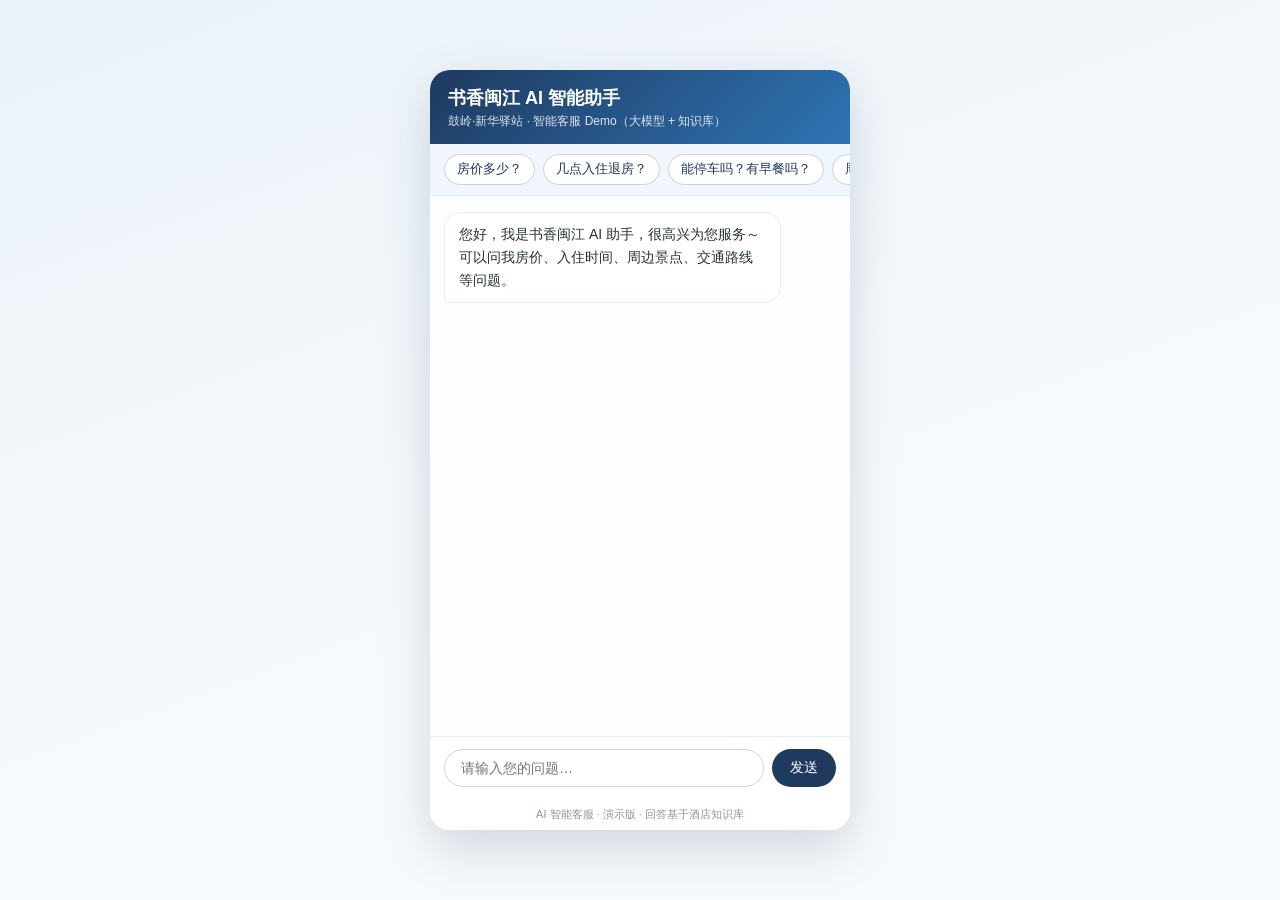
<file: apps/wenlv/index.html>
<!DOCTYPE html>
<html lang="zh-CN">
<head>
  <meta charset="UTF-8">
  <meta name="viewport" content="width=device-width, initial-scale=1.0">
  <title>书香闽江 AI 智能助手</title>
  <style>
    * { margin: 0; padding: 0; box-sizing: border-box; }
    body {
      font-family: "Microsoft YaHei", "PingFang SC", sans-serif;
      background: linear-gradient(160deg, #eaf2f8 0%, #f7fafc 60%);
      height: 100vh;
      display: flex;
      justify-content: center;
      align-items: center;
      padding: 12px;
    }
    .app {
      width: 100%;
      max-width: 420px;
      height: min(760px, 94vh);
      background: #fff;
      border-radius: 20px;
      box-shadow: 0 18px 50px rgba(31, 58, 95, 0.18);
      display: flex;
      flex-direction: column;
      overflow: hidden;
    }
    header {
      background: linear-gradient(135deg, #1f3a5f, #2e74b5);
      color: #fff;
      padding: 16px 18px 14px;
    }
    header h1 { font-size: 18px; font-weight: 700; }
    header p { font-size: 12px; opacity: 0.85; margin-top: 3px; }
    .chips {
      display: flex;
      gap: 8px;
      padding: 10px 14px;
      overflow-x: auto;
      background: #f0f6fb;
      border-bottom: 1px solid #e3edf5;
      flex-shrink: 0;
    }
    .chip {
      flex-shrink: 0;
      background: #fff;
      border: 1px solid #c9d4e4;
      color: #1f3a5f;
      border-radius: 16px;
      padding: 6px 12px;
      font-size: 12.5px;
      cursor: pointer;
      transition: all .15s;
    }
    .chip:hover { background: #e7f0f9; border-color: #2e74b5; }
    .messages {
      flex: 1;
      overflow-y: auto;
      padding: 16px 14px;
      display: flex;
      flex-direction: column;
      gap: 12px;
      background: #fbfdfe;
    }
    .msg { display: flex; max-width: 86%; }
    .msg.user { align-self: flex-end; }
    .msg.bot { align-self: flex-start; }
    .bubble {
      padding: 10px 14px;
      border-radius: 16px;
      font-size: 14px;
      line-height: 1.65;
      white-space: pre-wrap;
      word-break: break-word;
    }
    .user .bubble {
      background: #1f3a5f;
      color: #fff;
      border-bottom-right-radius: 4px;
    }
    .bot .bubble {
      background: #fff;
      color: #263238;
      border: 1px solid #e3edf5;
      border-bottom-left-radius: 4px;
    }
    .typing .bubble { color: #8a97a5; font-style: italic; }
    .inputbar {
      display: flex;
      gap: 8px;
      padding: 12px 14px;
      border-top: 1px solid #e3edf5;
      background: #fff;
    }
    .inputbar input {
      flex: 1;
      border: 1px solid #c9d4e4;
      border-radius: 20px;
      padding: 10px 16px;
      font-size: 14px;
      outline: none;
    }
    .inputbar input:focus { border-color: #2e74b5; }
    .inputbar button {
      border: none;
      border-radius: 20px;
      background: #1f3a5f;
      color: #fff;
      padding: 10px 18px;
      font-size: 14px;
      cursor: pointer;
    }
    .inputbar button:active { opacity: .8; }
    footer {
      text-align: center;
      padding: 8px;
      font-size: 11px;
      color: #8a97a5;
      background: #fff;
    }
  </style>
</head>
<body>
  <div class="app">
    <header>
      <h1>书香闽江 AI 智能助手</h1>
      <p>鼓岭·新华驿站 · 智能客服 Demo（大模型 + 知识库）</p>
    </header>
    <div class="chips" id="chips">
      <span class="chip">房价多少？</span>
      <span class="chip">几点入住退房？</span>
      <span class="chip">能停车吗？有早餐吗？</span>
      <span class="chip">周边有什么好玩的？</span>
      <span class="chip">怎么到鼓岭？</span>
      <span class="chip">一日游怎么安排？</span>
    </div>
    <div class="messages" id="messages"></div>
    <div class="inputbar">
      <input id="input" type="text" placeholder="请输入您的问题…" autocomplete="off">
      <button id="send">发送</button>
    </div>
    <footer>AI 智能客服 · 演示版 · 回答基于酒店知识库</footer>
  </div>

  <script>
    const messagesEl = document.getElementById('messages');
    const inputEl = document.getElementById('input');
    const sendBtn = document.getElementById('send');
    let history = [];

    function addMsg(role, text) {
      const wrap = document.createElement('div');
      wrap.className = 'msg ' + role;
      const bubble = document.createElement('div');
      bubble.className = 'bubble';
      bubble.textContent = text;
      wrap.appendChild(bubble);
      messagesEl.appendChild(wrap);
      messagesEl.scrollTop = messagesEl.scrollHeight;
    }

    function showTyping() {
      const wrap = document.createElement('div');
      wrap.className = 'msg bot typing';
      wrap.id = 'typing';
      const bubble = document.createElement('div');
      bubble.className = 'bubble';
      bubble.textContent = '正在思考…';
      wrap.appendChild(bubble);
      messagesEl.appendChild(wrap);
      messagesEl.scrollTop = messagesEl.scrollHeight;
    }

    function removeTyping() {
      const t = document.getElementById('typing');
      if (t) t.remove();
    }

    async function send(text) {
      text = (text || '').trim();
      if (!text) return;
      addMsg('user', text);
      inputEl.value = '';
      showTyping();
      try {
        const res = await fetch('/api/chat', {
          method: 'POST',
          headers: { 'Content-Type': 'application/json' },
          body: JSON.stringify({ message: text, history: history })
        });
        const data = await res.json();
        removeTyping();
        addMsg('bot', data.reply);
        history.push({ role: 'user', content: text }, { role: 'assistant', content: data.reply });
        if (history.length > 20) history = history.slice(-20);
      } catch (e) {
        removeTyping();
        addMsg('bot', '网络开小差了，请稍后再试。');
      }
    }

    sendBtn.addEventListener('click', () => send(inputEl.value));
    inputEl.addEventListener('keydown', e => { if (e.key === 'Enter') send(inputEl.value); });
    document.getElementById('chips').addEventListener('click', e => {
      if (e.target.classList.contains('chip')) send(e.target.textContent);
    });

    addMsg('bot', '您好，我是书香闽江 AI 助手，很高兴为您服务～\n可以问我房价、入住时间、周边景点、交通路线等问题。');
  </script>
</body>
</html>
</file>
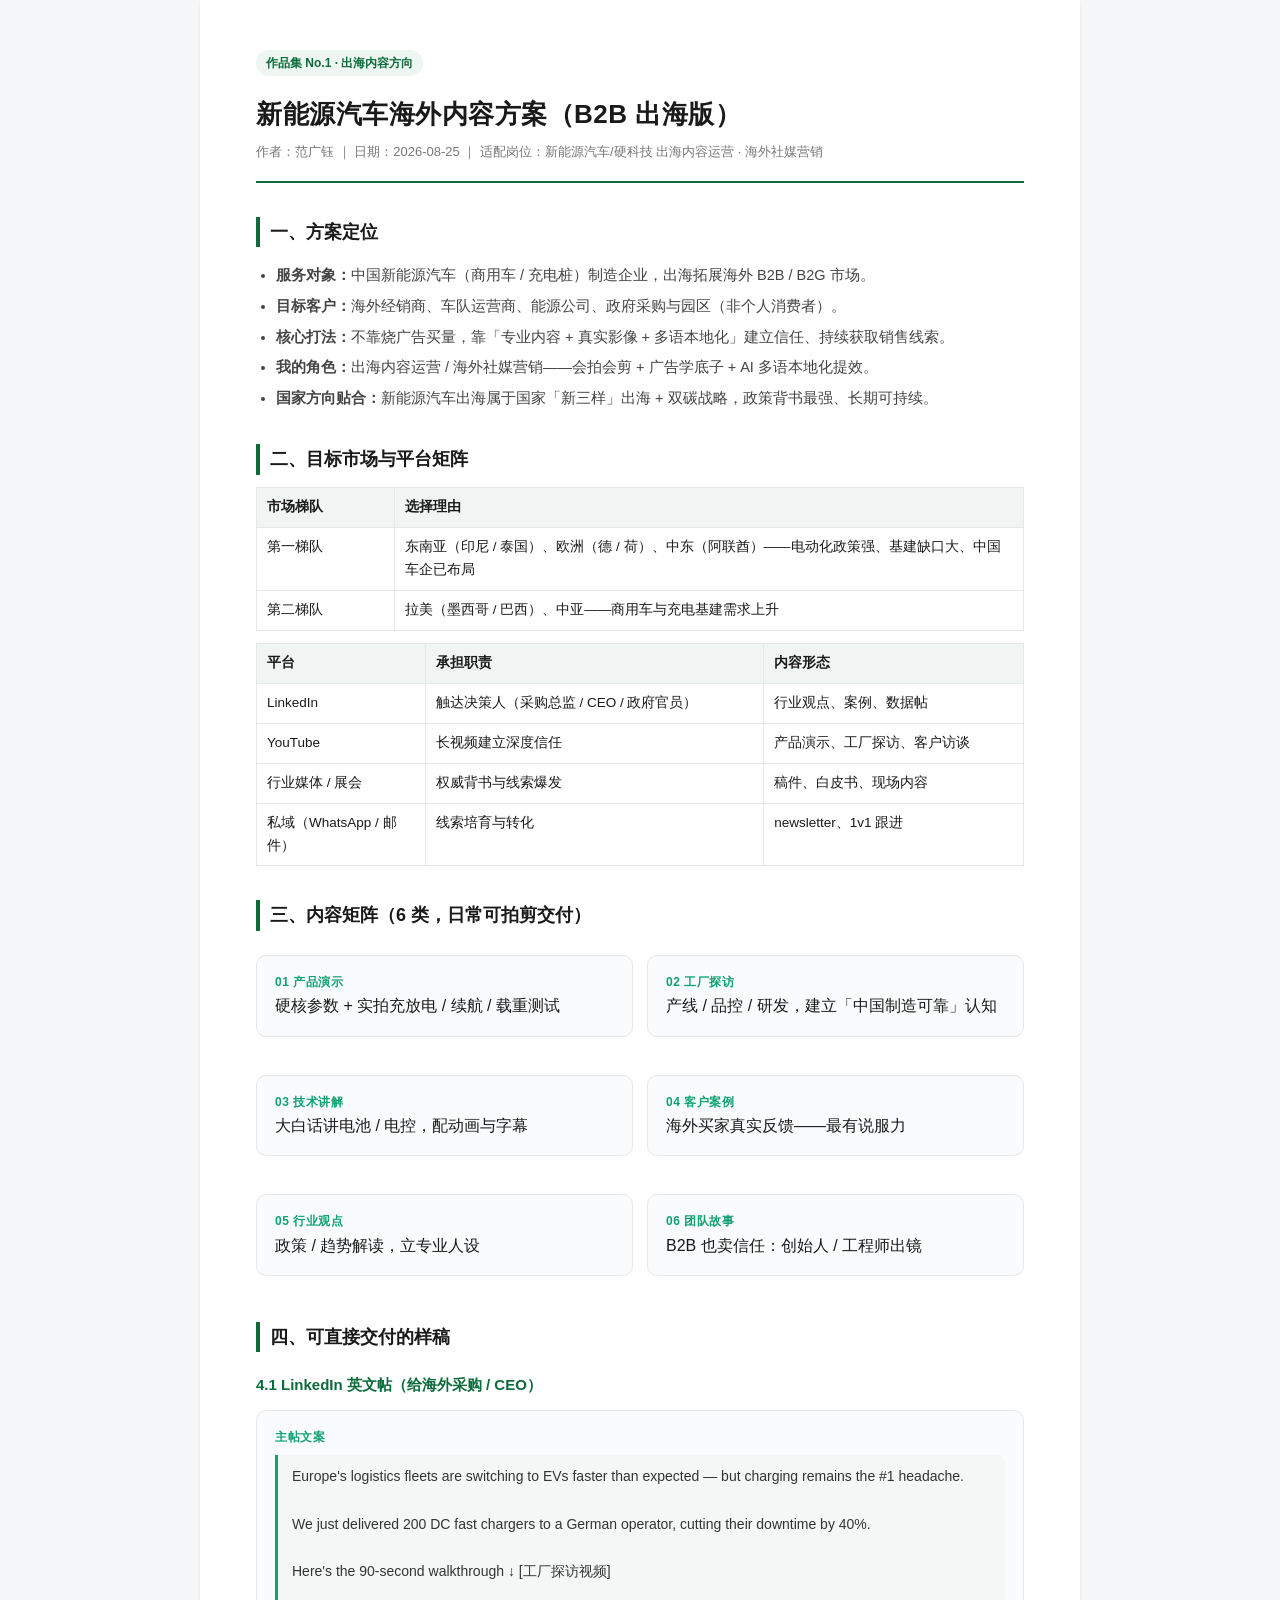
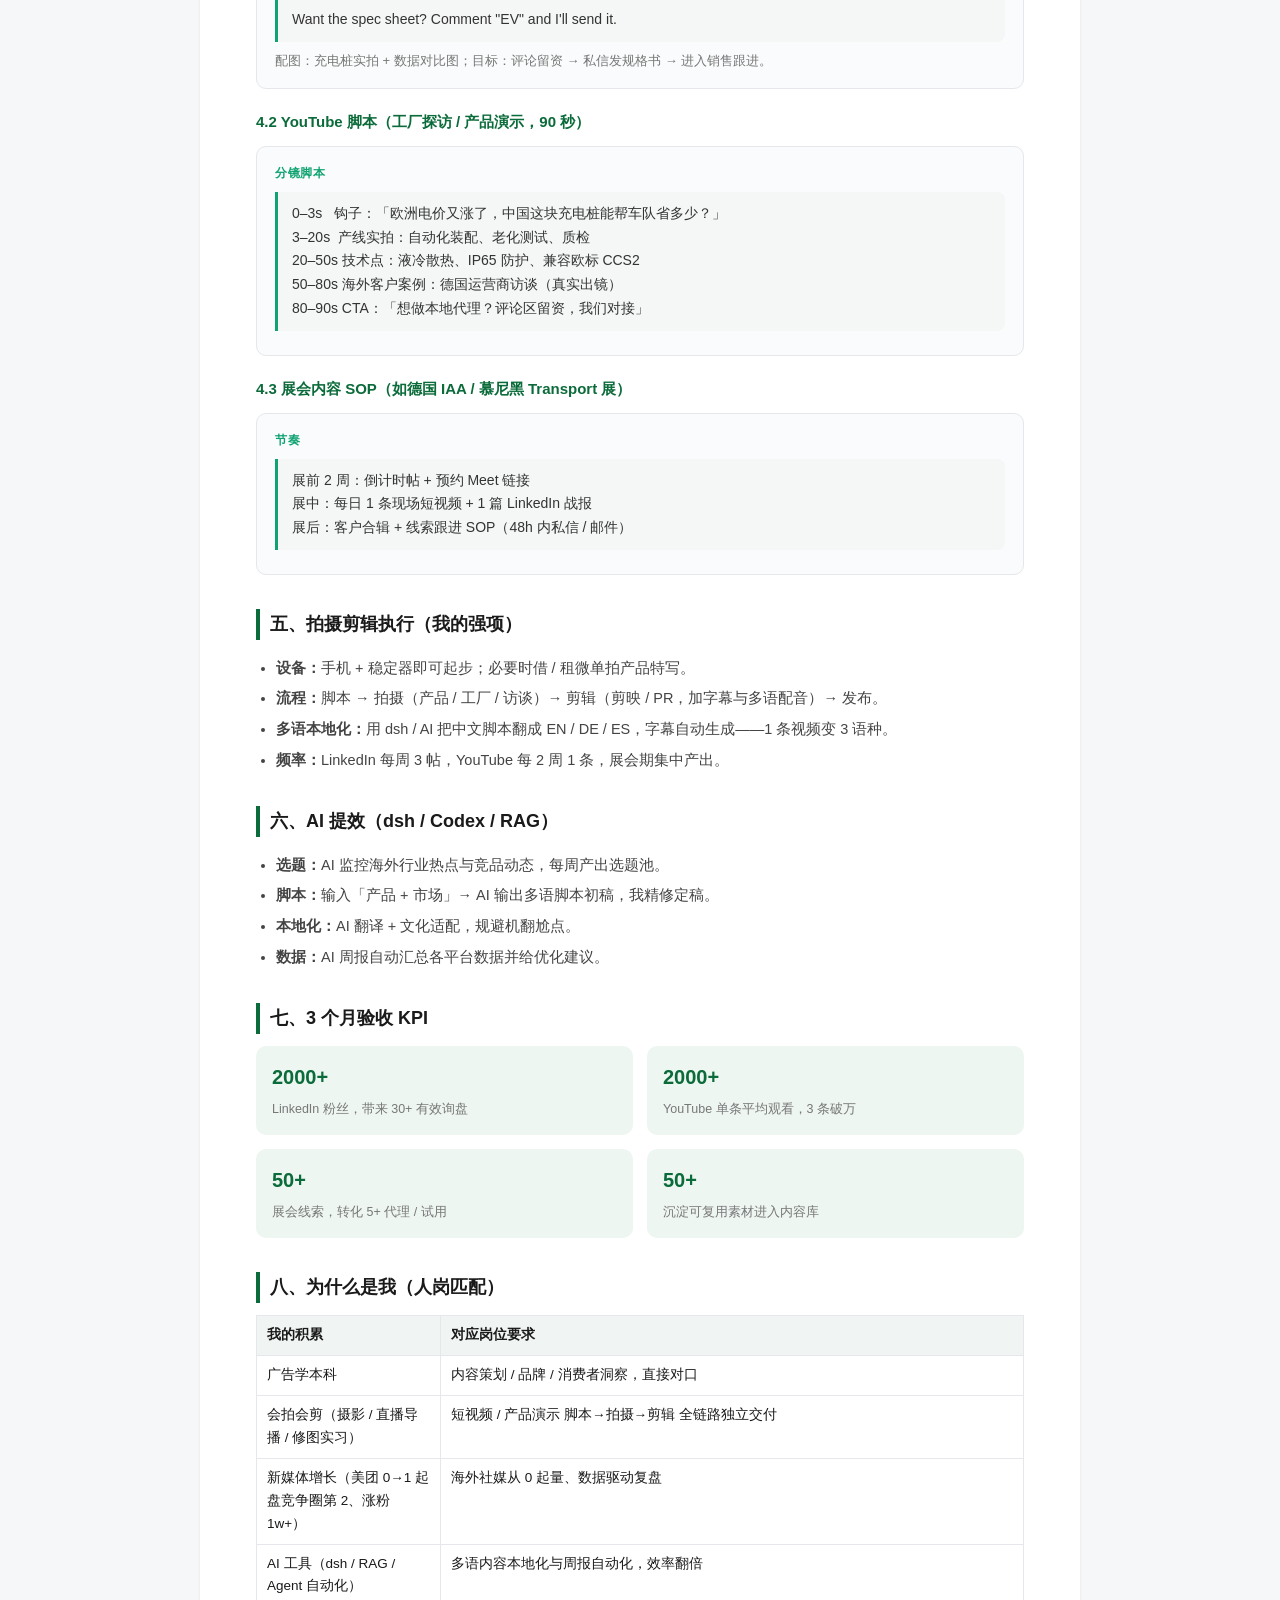
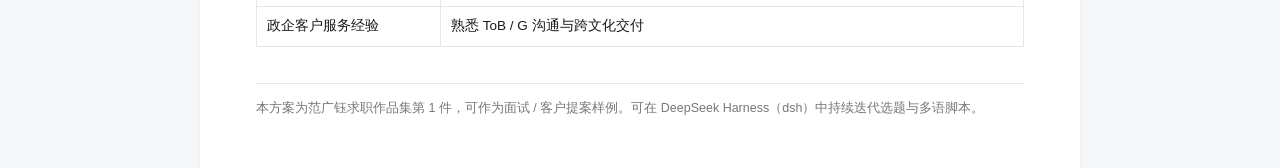
<file: portfolio-works/no1.html>
<!DOCTYPE html>
<html lang="zh-CN">
<head>
<meta charset="UTF-8">
<meta name="viewport" content="width=device-width, initial-scale=1.0">
<title>新能源汽车海外内容方案 · 作品集 No.1 · 范广钰</title>
<style>
  :root{
    --ink:#1a1a1a; --sub:#444; --muted:#777; --line:#e5e7eb;
    --brand:#0b6b3a; --brand2:#0ea371; --bg:#fff; --chip:#eef6f1;
  }
  *{box-sizing:border-box;}
  body{margin:0;font-family:-apple-system,"Segoe UI","PingFang SC","Microsoft YaHei",sans-serif;color:var(--ink);background:#f6f7f9;line-height:1.7;}
  .wrap{max-width:880px;margin:0 auto;background:var(--bg);padding:48px 56px;box-shadow:0 1px 3px rgba(0,0,0,.08);}
  header{border-bottom:2px solid var(--brand);padding-bottom:18px;margin-bottom:8px;}
  .tag{display:inline-block;background:var(--chip);color:var(--brand);font-size:12px;padding:3px 10px;border-radius:20px;margin-bottom:10px;font-weight:600;}
  h1{font-size:26px;margin:6px 0 4px;letter-spacing:.5px;}
  .meta{color:var(--muted);font-size:13px;}
  h2{font-size:18px;margin:34px 0 12px;padding-left:10px;border-left:4px solid var(--brand);}
  h3{font-size:15px;margin:20px 0 8px;color:var(--brand);}
  p,li{font-size:14.5px;color:var(--sub);}
  ul{padding-left:20px;}
  li{margin:6px 0;}
  .card{background:#fafbfc;border:1px solid var(--line);border-radius:10px;padding:16px 18px;margin:12px 0;}
  .card .lbl{font-size:12px;color:var(--brand2);font-weight:700;letter-spacing:.5px;}
  blockquote{margin:8px 0;padding:10px 14px;background:#f4f7f5;border-left:3px solid var(--brand2);font-size:14px;color:#333;border-radius:0 8px 8px 0;white-space:pre-wrap;}
  .grid{display:grid;grid-template-columns:1fr 1fr;gap:14px;}
  .kpi{background:var(--chip);border-radius:10px;padding:14px 16px;}
  .kpi b{display:block;font-size:20px;color:var(--brand);}
  .kpi span{font-size:12.5px;color:var(--muted);}
  table{width:100%;border-collapse:collapse;margin:12px 0;font-size:13.5px;}
  th,td{border:1px solid var(--line);padding:8px 10px;text-align:left;vertical-align:top;}
  th{background:#f0f4f2;color:var(--ink);}
  .foot{margin-top:36px;border-top:1px solid var(--line);padding-top:14px;color:var(--muted);font-size:12.5px;}
  @media print{body{background:#fff;}.wrap{box-shadow:none;padding:0 8px;}}
</style>
</head>
<body>
<div class="wrap">
  <header>
    <span class="tag">作品集 No.1 · 出海内容方向</span>
    <h1>新能源汽车海外内容方案（B2B 出海版）</h1>
    <div class="meta">作者：范广钰 ｜ 日期：2026-08-25 ｜ 适配岗位：新能源汽车/硬科技 出海内容运营 · 海外社媒营销</div>
  </header>

  <h2>一、方案定位</h2>
  <ul>
    <li><b>服务对象：</b>中国新能源汽车（商用车 / 充电桩）制造企业，出海拓展海外 B2B / B2G 市场。</li>
    <li><b>目标客户：</b>海外经销商、车队运营商、能源公司、政府采购与园区（非个人消费者）。</li>
    <li><b>核心打法：</b>不靠烧广告买量，靠「专业内容 + 真实影像 + 多语本地化」建立信任、持续获取销售线索。</li>
    <li><b>我的角色：</b>出海内容运营 / 海外社媒营销——会拍会剪 + 广告学底子 + AI 多语本地化提效。</li>
    <li><b>国家方向贴合：</b>新能源汽车出海属于国家「新三样」出海 + 双碳战略，政策背书最强、长期可持续。</li>
  </ul>

  <h2>二、目标市场与平台矩阵</h2>
  <table>
    <tr><th style="width:18%">市场梯队</th><th>选择理由</th></tr>
    <tr><td>第一梯队</td><td>东南亚（印尼 / 泰国）、欧洲（德 / 荷）、中东（阿联酋）——电动化政策强、基建缺口大、中国车企已布局</td></tr>
    <tr><td>第二梯队</td><td>拉美（墨西哥 / 巴西）、中亚——商用车与充电基建需求上升</td></tr>
  </table>
  <table>
    <tr><th style="width:22%">平台</th><th>承担职责</th><th>内容形态</th></tr>
    <tr><td>LinkedIn</td><td>触达决策人（采购总监 / CEO / 政府官员）</td><td>行业观点、案例、数据帖</td></tr>
    <tr><td>YouTube</td><td>长视频建立深度信任</td><td>产品演示、工厂探访、客户访谈</td></tr>
    <tr><td>行业媒体 / 展会</td><td>权威背书与线索爆发</td><td>稿件、白皮书、现场内容</td></tr>
    <tr><td>私域（WhatsApp / 邮件）</td><td>线索培育与转化</td><td>newsletter、1v1 跟进</td></tr>
  </table>

  <h2>三、内容矩阵（6 类，日常可拍剪交付）</h2>
  <div class="grid">
    <div class="card"><div class="lbl">01 产品演示</div>硬核参数 + 实拍充放电 / 续航 / 载重测试</div>
    <div class="card"><div class="lbl">02 工厂探访</div>产线 / 品控 / 研发，建立「中国制造可靠」认知</div>
    <div class="card"><div class="lbl">03 技术讲解</div>大白话讲电池 / 电控，配动画与字幕</div>
    <div class="card"><div class="lbl">04 客户案例</div>海外买家真实反馈——最有说服力</div>
    <div class="card"><div class="lbl">05 行业观点</div>政策 / 趋势解读，立专业人设</div>
    <div class="card"><div class="lbl">06 团队故事</div>B2B 也卖信任：创始人 / 工程师出镜</div>
  </div>

  <h2>四、可直接交付的样稿</h2>

  <h3>4.1 LinkedIn 英文帖（给海外采购 / CEO）</h3>
  <div class="card">
    <div class="lbl">主帖文案</div>
    <blockquote>Europe's logistics fleets are switching to EVs faster than expected — but charging remains the #1 headache.

We just delivered 200 DC fast chargers to a German operator, cutting their downtime by 40%.

Here's the 90-second walkthrough ↓ [工厂探访视频]

Want the spec sheet? Comment "EV" and I'll send it.</blockquote>
    <p style="margin:6px 0 0;color:var(--muted);font-size:13px">配图：充电桩实拍 + 数据对比图；目标：评论留资 → 私信发规格书 → 进入销售跟进。</p>
  </div>

  <h3>4.2 YouTube 脚本（工厂探访 / 产品演示，90 秒）</h3>
  <div class="card">
    <div class="lbl">分镜脚本</div>
    <blockquote>0–3s   钩子：「欧洲电价又涨了，中国这块充电桩能帮车队省多少？」
3–20s  产线实拍：自动化装配、老化测试、质检
20–50s 技术点：液冷散热、IP65 防护、兼容欧标 CCS2
50–80s 海外客户案例：德国运营商访谈（真实出镜）
80–90s CTA：「想做本地代理？评论区留资，我们对接」</blockquote>
  </div>

  <h3>4.3 展会内容 SOP（如德国 IAA / 慕尼黑 Transport 展）</h3>
  <div class="card">
    <div class="lbl">节奏</div>
    <blockquote>展前 2 周：倒计时帖 + 预约 Meet 链接
展中：每日 1 条现场短视频 + 1 篇 LinkedIn 战报
展后：客户合辑 + 线索跟进 SOP（48h 内私信 / 邮件）</blockquote>
  </div>

  <h2>五、拍摄剪辑执行（我的强项）</h2>
  <ul>
    <li><b>设备：</b>手机 + 稳定器即可起步；必要时借 / 租微单拍产品特写。</li>
    <li><b>流程：</b>脚本 → 拍摄（产品 / 工厂 / 访谈）→ 剪辑（剪映 / PR，加字幕与多语配音）→ 发布。</li>
    <li><b>多语本地化：</b>用 dsh / AI 把中文脚本翻成 EN / DE / ES，字幕自动生成——1 条视频变 3 语种。</li>
    <li><b>频率：</b>LinkedIn 每周 3 帖，YouTube 每 2 周 1 条，展会期集中产出。</li>
  </ul>

  <h2>六、AI 提效（dsh / Codex / RAG）</h2>
  <ul>
    <li><b>选题：</b>AI 监控海外行业热点与竞品动态，每周产出选题池。</li>
    <li><b>脚本：</b>输入「产品 + 市场」→ AI 输出多语脚本初稿，我精修定稿。</li>
    <li><b>本地化：</b>AI 翻译 + 文化适配，规避机翻尬点。</li>
    <li><b>数据：</b>AI 周报自动汇总各平台数据并给优化建议。</li>
  </ul>

  <h2>七、3 个月验收 KPI</h2>
  <div class="grid">
    <div class="kpi"><b>2000+</b><span>LinkedIn 粉丝，带来 30+ 有效询盘</span></div>
    <div class="kpi"><b>2000+</b><span>YouTube 单条平均观看，3 条破万</span></div>
    <div class="kpi"><b>50+</b><span>展会线索，转化 5+ 代理 / 试用</span></div>
    <div class="kpi"><b>50+</b><span>沉淀可复用素材进入内容库</span></div>
  </div>

  <h2>八、为什么是我（人岗匹配）</h2>
  <table>
    <tr><th style="width:24%">我的积累</th><th>对应岗位要求</th></tr>
    <tr><td>广告学本科</td><td>内容策划 / 品牌 / 消费者洞察，直接对口</td></tr>
    <tr><td>会拍会剪（摄影 / 直播导播 / 修图实习）</td><td>短视频 / 产品演示 脚本→拍摄→剪辑 全链路独立交付</td></tr>
    <tr><td>新媒体增长（美团 0→1 起盘竞争圈第 2、涨粉 1w+）</td><td>海外社媒从 0 起量、数据驱动复盘</td></tr>
    <tr><td>AI 工具（dsh / RAG / Agent 自动化）</td><td>多语内容本地化与周报自动化，效率翻倍</td></tr>
    <tr><td>政企客户服务经验</td><td>熟悉 ToB / G 沟通与跨文化交付</td></tr>
  </table>

  <div class="foot">本方案为范广钰求职作品集第 1 件，可作为面试 / 客户提案样例。可在 DeepSeek Harness（dsh）中持续迭代选题与多语脚本。</div>
</div>
</body>
</html>
</file>
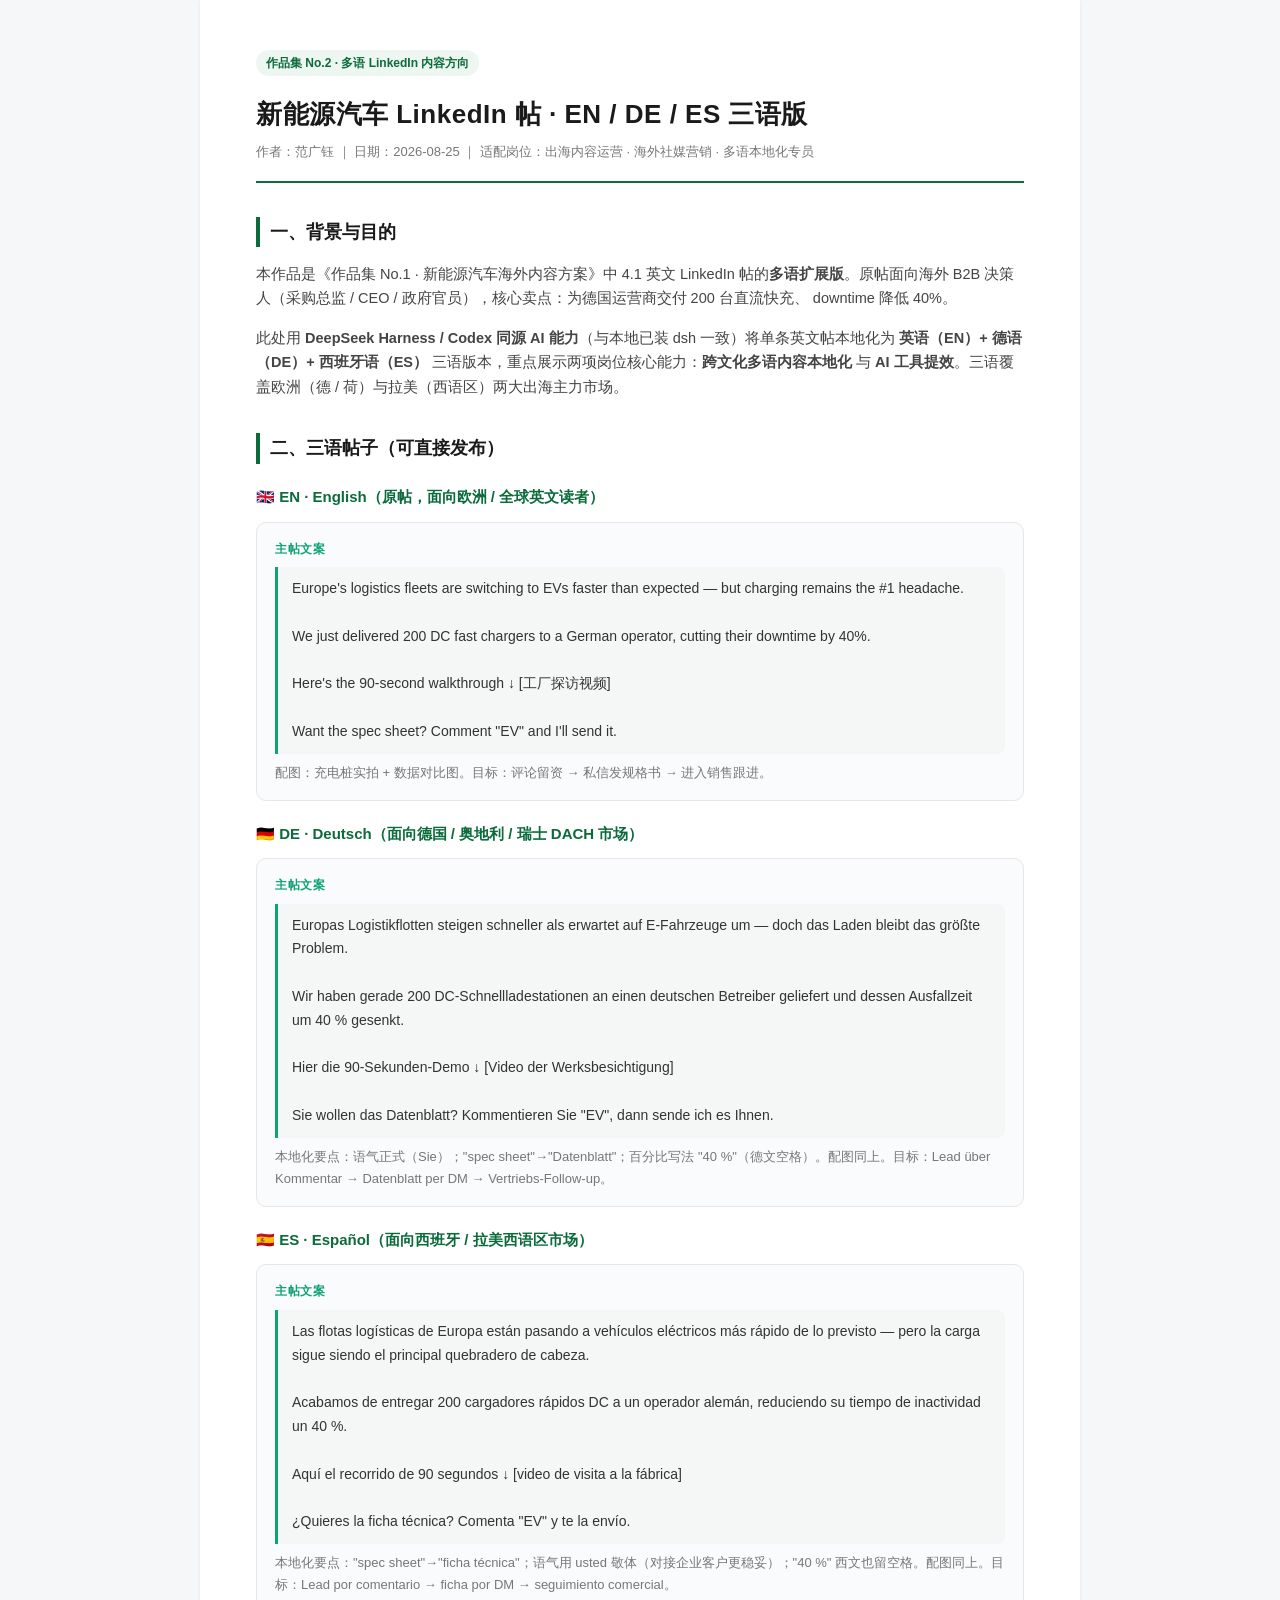
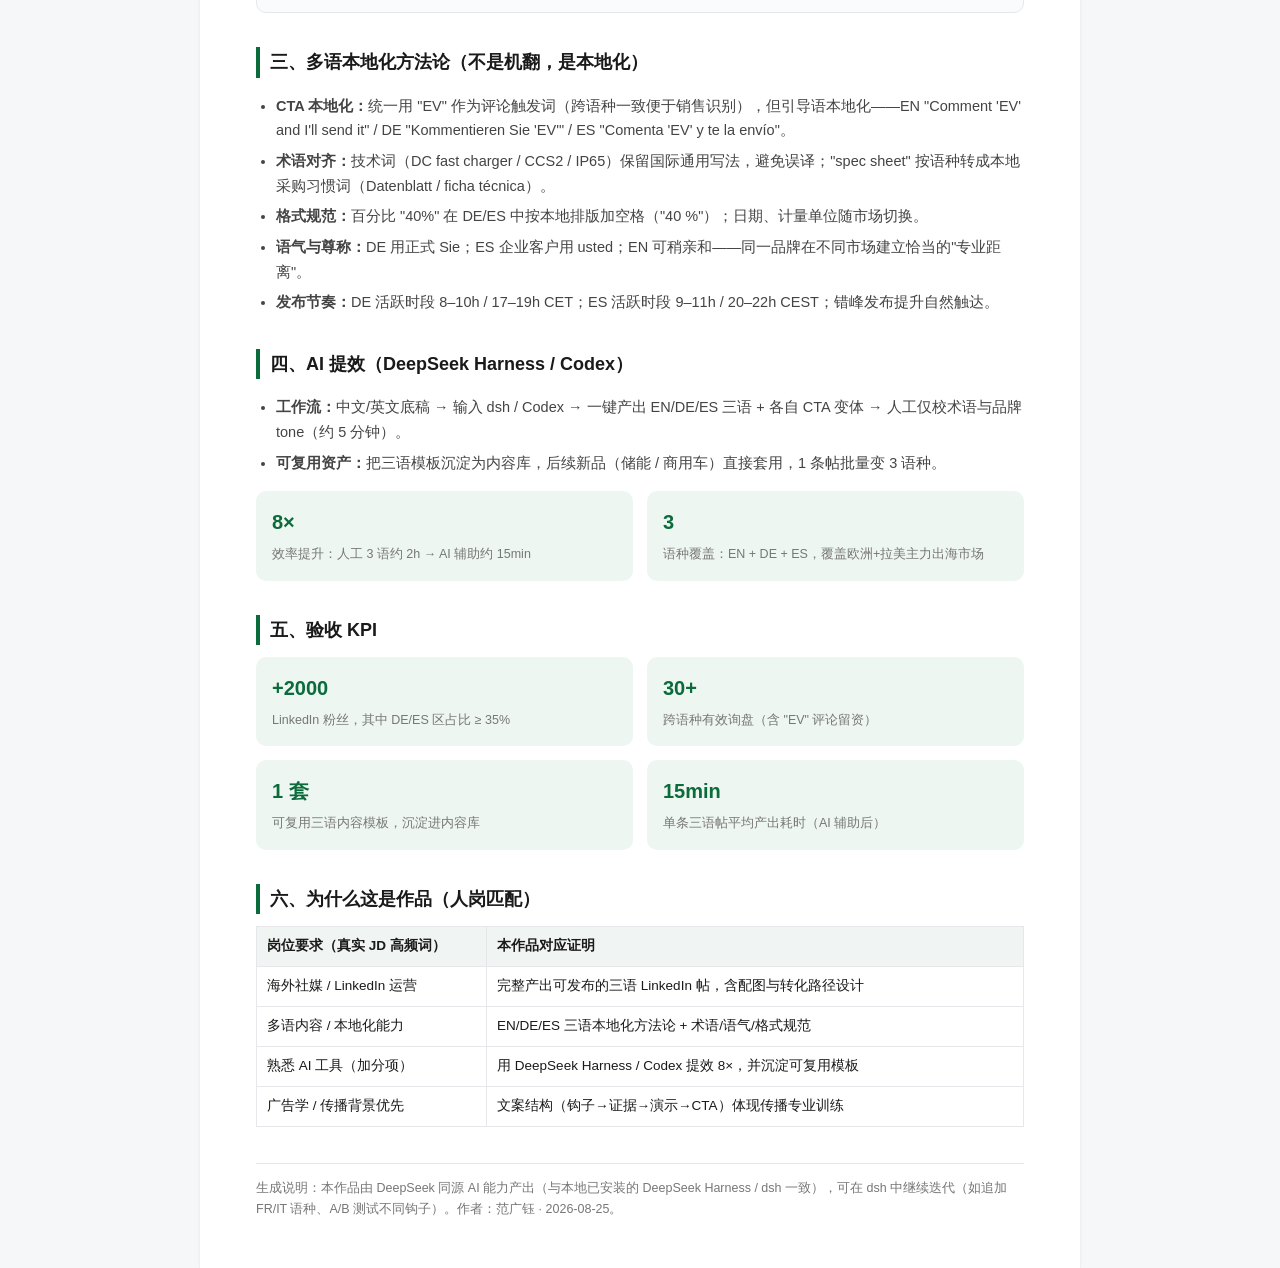
<file: portfolio-works/no2.html>
<!DOCTYPE html>
<html lang="zh-CN">
<head>
<meta charset="UTF-8">
<meta name="viewport" content="width=device-width, initial-scale=1.0">
<title>新能源汽车 LinkedIn 帖 · 三语版 · 作品集 No.2 · 范广钰</title>
<style>
  :root{
    --ink:#1a1a1a; --sub:#444; --muted:#777; --line:#e5e7eb;
    --brand:#0b6b3a; --brand2:#0ea371; --bg:#fff; --chip:#eef6f1;
  }
  *{box-sizing:border-box;}
  body{margin:0;font-family:-apple-system,"Segoe UI","PingFang SC","Microsoft YaHei",sans-serif;color:var(--ink);background:#f6f7f9;line-height:1.7;}
  .wrap{max-width:880px;margin:0 auto;background:var(--bg);padding:48px 56px;box-shadow:0 1px 3px rgba(0,0,0,.08);}
  header{border-bottom:2px solid var(--brand);padding-bottom:18px;margin-bottom:8px;}
  .tag{display:inline-block;background:var(--chip);color:var(--brand);font-size:12px;padding:3px 10px;border-radius:20px;margin-bottom:10px;font-weight:600;}
  h1{font-size:26px;margin:6px 0 4px;letter-spacing:.5px;}
  .meta{color:var(--muted);font-size:13px;}
  h2{font-size:18px;margin:34px 0 12px;padding-left:10px;border-left:4px solid var(--brand);}
  h3{font-size:15px;margin:20px 0 8px;color:var(--brand);}
  p,li{font-size:14.5px;color:var(--sub);}
  ul{padding-left:20px;}
  li{margin:6px 0;}
  .card{background:#fafbfc;border:1px solid var(--line);border-radius:10px;padding:16px 18px;margin:12px 0;}
  .card .lbl{font-size:12px;color:var(--brand2);font-weight:700;letter-spacing:.5px;}
  blockquote{margin:8px 0;padding:10px 14px;background:#f4f7f5;border-left:3px solid var(--brand2);font-size:14px;color:#333;border-radius:0 8px 8px 0;white-space:pre-wrap;}
  .grid{display:grid;grid-template-columns:1fr 1fr;gap:14px;}
  .kpi{background:var(--chip);border-radius:10px;padding:14px 16px;}
  .kpi b{display:block;font-size:20px;color:var(--brand);}
  .kpi span{font-size:12.5px;color:var(--muted);}
  table{width:100%;border-collapse:collapse;margin:12px 0;font-size:13.5px;}
  th,td{border:1px solid var(--line);padding:8px 10px;text-align:left;vertical-align:top;}
  th{background:#f0f4f2;color:var(--ink);}
  .foot{margin-top:36px;border-top:1px solid var(--line);padding-top:14px;color:var(--muted);font-size:12.5px;}
  @media print{body{background:#fff;}.wrap{box-shadow:none;padding:0 8px;}}
</style>
</head>
<body>
<div class="wrap">
  <header>
    <span class="tag">作品集 No.2 · 多语 LinkedIn 内容方向</span>
    <h1>新能源汽车 LinkedIn 帖 · EN / DE / ES 三语版</h1>
    <div class="meta">作者：范广钰 ｜ 日期：2026-08-25 ｜ 适配岗位：出海内容运营 · 海外社媒营销 · 多语本地化专员</div>
  </header>

  <h2>一、背景与目的</h2>
  <p>本作品是《作品集 No.1 · 新能源汽车海外内容方案》中 4.1 英文 LinkedIn 帖的<b>多语扩展版</b>。原帖面向海外 B2B 决策人（采购总监 / CEO / 政府官员），核心卖点：为德国运营商交付 200 台直流快充、 downtime 降低 40%。</p>
  <p>此处用 <b>DeepSeek Harness / Codex 同源 AI 能力</b>（与本地已装 dsh 一致）将单条英文帖本地化为 <b>英语（EN）+ 德语（DE）+ 西班牙语（ES）</b> 三语版本，重点展示两项岗位核心能力：<b>跨文化多语内容本地化</b> 与 <b>AI 工具提效</b>。三语覆盖欧洲（德 / 荷）与拉美（西语区）两大出海主力市场。</p>

  <h2>二、三语帖子（可直接发布）</h2>

  <h3>🇬🇧 EN · English（原帖，面向欧洲 / 全球英文读者）</h3>
  <div class="card">
    <div class="lbl">主帖文案</div>
    <blockquote>Europe's logistics fleets are switching to EVs faster than expected — but charging remains the #1 headache.

We just delivered 200 DC fast chargers to a German operator, cutting their downtime by 40%.

Here's the 90-second walkthrough ↓ [工厂探访视频]

Want the spec sheet? Comment "EV" and I'll send it.</blockquote>
    <p style="margin:6px 0 0;color:var(--muted);font-size:13px">配图：充电桩实拍 + 数据对比图。目标：评论留资 → 私信发规格书 → 进入销售跟进。</p>
  </div>

  <h3>🇩🇪 DE · Deutsch（面向德国 / 奥地利 / 瑞士 DACH 市场）</h3>
  <div class="card">
    <div class="lbl">主帖文案</div>
    <blockquote>Europas Logistikflotten steigen schneller als erwartet auf E-Fahrzeuge um — doch das Laden bleibt das größte Problem.

Wir haben gerade 200 DC-Schnellladestationen an einen deutschen Betreiber geliefert und dessen Ausfallzeit um 40 % gesenkt.

Hier die 90-Sekunden-Demo ↓ [Video der Werksbesichtigung]

Sie wollen das Datenblatt? Kommentieren Sie "EV", dann sende ich es Ihnen.</blockquote>
    <p style="margin:6px 0 0;color:var(--muted);font-size:13px">本地化要点：语气正式（Sie）；"spec sheet"→"Datenblatt"；百分比写法 "40 %"（德文空格）。配图同上。目标：Lead über Kommentar → Datenblatt per DM → Vertriebs-Follow-up。</p>
  </div>

  <h3>🇪🇸 ES · Español（面向西班牙 / 拉美西语区市场）</h3>
  <div class="card">
    <div class="lbl">主帖文案</div>
    <blockquote>Las flotas logísticas de Europa están pasando a vehículos eléctricos más rápido de lo previsto — pero la carga sigue siendo el principal quebradero de cabeza.

Acabamos de entregar 200 cargadores rápidos DC a un operador alemán, reduciendo su tiempo de inactividad un 40 %.

Aquí el recorrido de 90 segundos ↓ [video de visita a la fábrica]

¿Quieres la ficha técnica? Comenta "EV" y te la envío.</blockquote>
    <p style="margin:6px 0 0;color:var(--muted);font-size:13px">本地化要点："spec sheet"→"ficha técnica"；语气用 usted 敬体（对接企业客户更稳妥）；"40 %" 西文也留空格。配图同上。目标：Lead por comentario → ficha por DM → seguimiento comercial。</p>
  </div>

  <h2>三、多语本地化方法论（不是机翻，是本地化）</h2>
  <ul>
    <li><b>CTA 本地化：</b>统一用 "EV" 作为评论触发词（跨语种一致便于销售识别），但引导语本地化——EN "Comment 'EV' and I'll send it" / DE "Kommentieren Sie 'EV'" / ES "Comenta 'EV' y te la envío"。</li>
    <li><b>术语对齐：</b>技术词（DC fast charger / CCS2 / IP65）保留国际通用写法，避免误译；"spec sheet" 按语种转成本地采购习惯词（Datenblatt / ficha técnica）。</li>
    <li><b>格式规范：</b>百分比 "40%" 在 DE/ES 中按本地排版加空格（"40 %"）；日期、计量单位随市场切换。</li>
    <li><b>语气与尊称：</b>DE 用正式 Sie；ES 企业客户用 usted；EN 可稍亲和——同一品牌在不同市场建立恰当的"专业距离"。</li>
    <li><b>发布节奏：</b>DE 活跃时段 8–10h / 17–19h CET；ES 活跃时段 9–11h / 20–22h CEST；错峰发布提升自然触达。</li>
  </ul>

  <h2>四、AI 提效（DeepSeek Harness / Codex）</h2>
  <ul>
    <li><b>工作流：</b>中文/英文底稿 → 输入 dsh / Codex → 一键产出 EN/DE/ES 三语 + 各自 CTA 变体 → 人工仅校术语与品牌 tone（约 5 分钟）。</li>
    <li><b>可复用资产：</b>把三语模板沉淀为内容库，后续新品（储能 / 商用车）直接套用，1 条帖批量变 3 语种。</li>
  </ul>
  <div class="grid">
    <div class="kpi"><b>8×</b><span>效率提升：人工 3 语约 2h → AI 辅助约 15min</span></div>
    <div class="kpi"><b>3</b><span>语种覆盖：EN + DE + ES，覆盖欧洲+拉美主力出海市场</span></div>
  </div>

  <h2>五、验收 KPI</h2>
  <div class="grid">
    <div class="kpi"><b>+2000</b><span>LinkedIn 粉丝，其中 DE/ES 区占比 ≥ 35%</span></div>
    <div class="kpi"><b>30+</b><span>跨语种有效询盘（含 "EV" 评论留资）</span></div>
    <div class="kpi"><b>1 套</b><span>可复用三语内容模板，沉淀进内容库</span></div>
    <div class="kpi"><b>15min</b><span>单条三语帖平均产出耗时（AI 辅助后）</span></div>
  </div>

  <h2>六、为什么这是作品（人岗匹配）</h2>
  <table>
    <tr><th style="width:30%">岗位要求（真实 JD 高频词）</th><th>本作品对应证明</th></tr>
    <tr><td>海外社媒 / LinkedIn 运营</td><td>完整产出可发布的三语 LinkedIn 帖，含配图与转化路径设计</td></tr>
    <tr><td>多语内容 / 本地化能力</td><td>EN/DE/ES 三语本地化方法论 + 术语/语气/格式规范</td></tr>
    <tr><td>熟悉 AI 工具（加分项）</td><td>用 DeepSeek Harness / Codex 提效 8×，并沉淀可复用模板</td></tr>
    <tr><td>广告学 / 传播背景优先</td><td>文案结构（钩子→证据→演示→CTA）体现传播专业训练</td></tr>
  </table>

  <div class="foot">
    生成说明：本作品由 DeepSeek 同源 AI 能力产出（与本地已安装的 DeepSeek Harness / dsh 一致），可在 dsh 中继续迭代（如追加 FR/IT 语种、A/B 测试不同钩子）。作者：范广钰 · 2026-08-25。
  </div>
</div>
</body>
</html>
</file>
